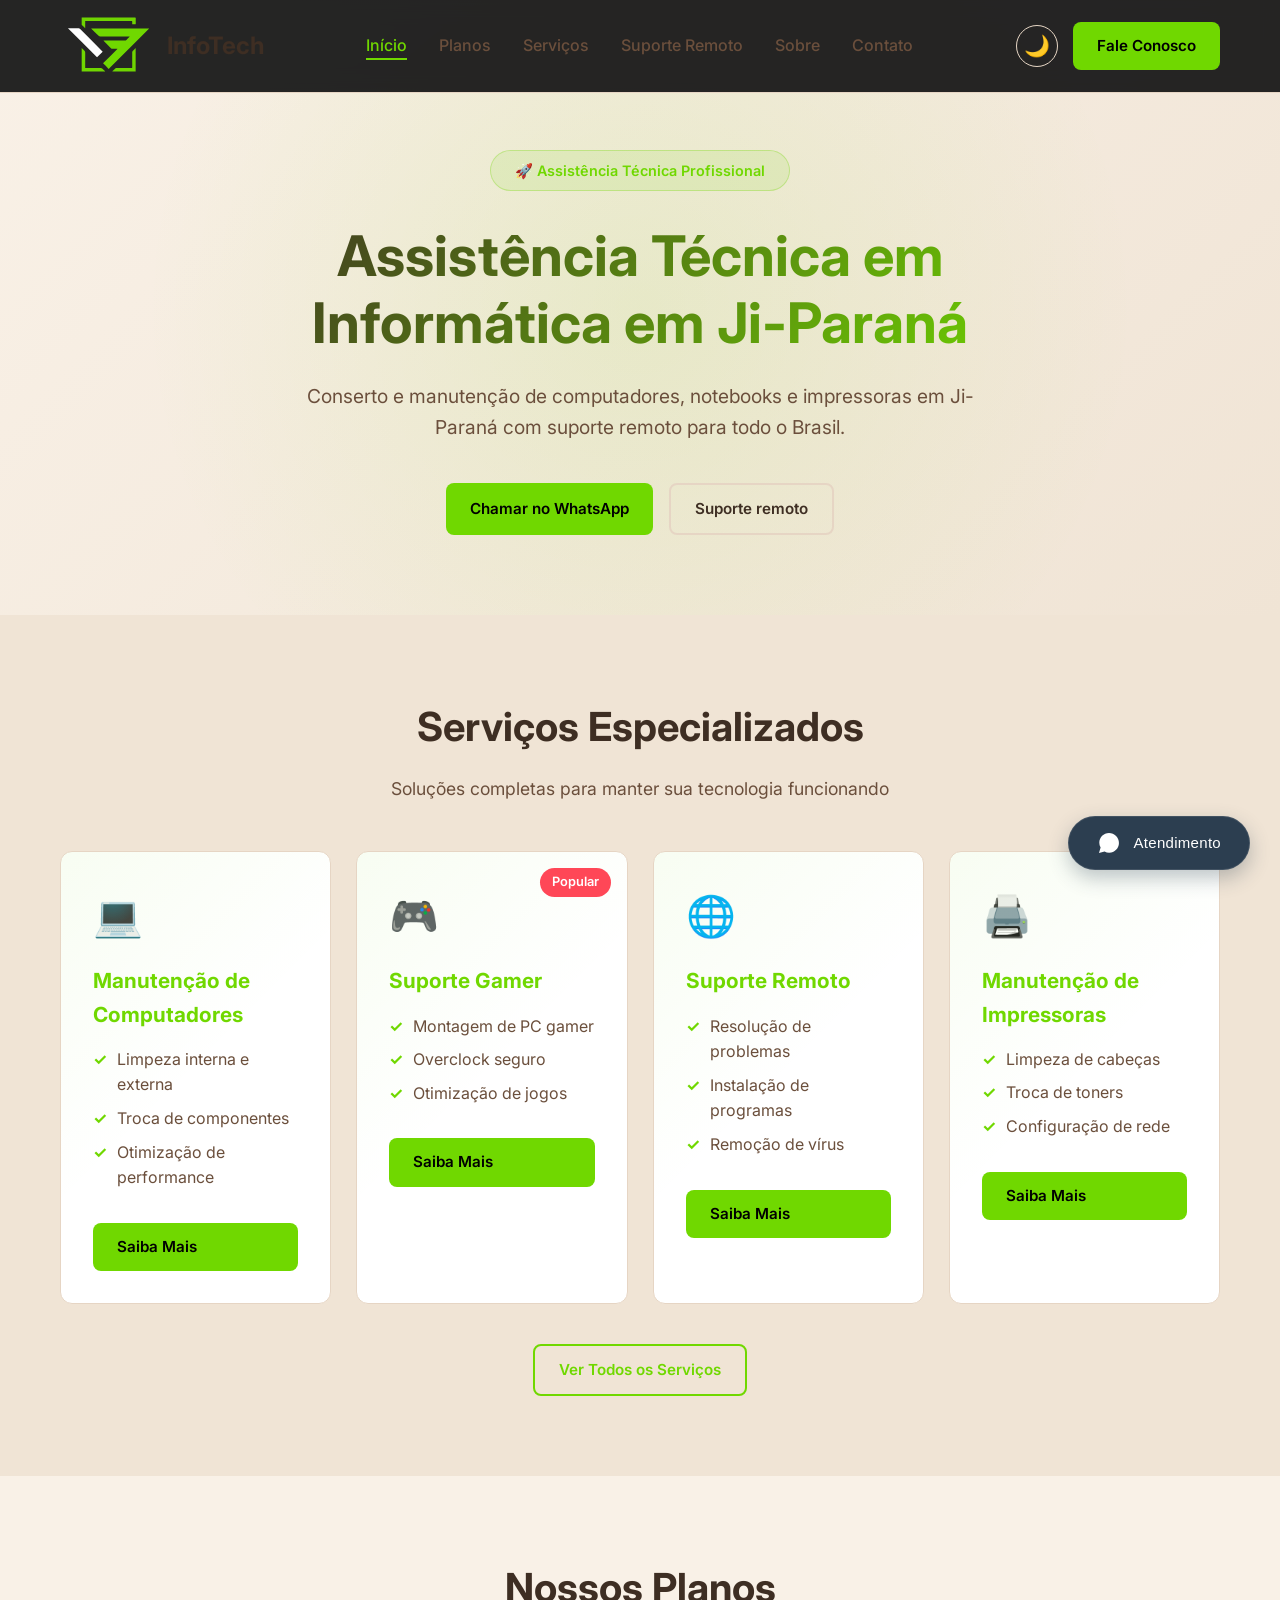
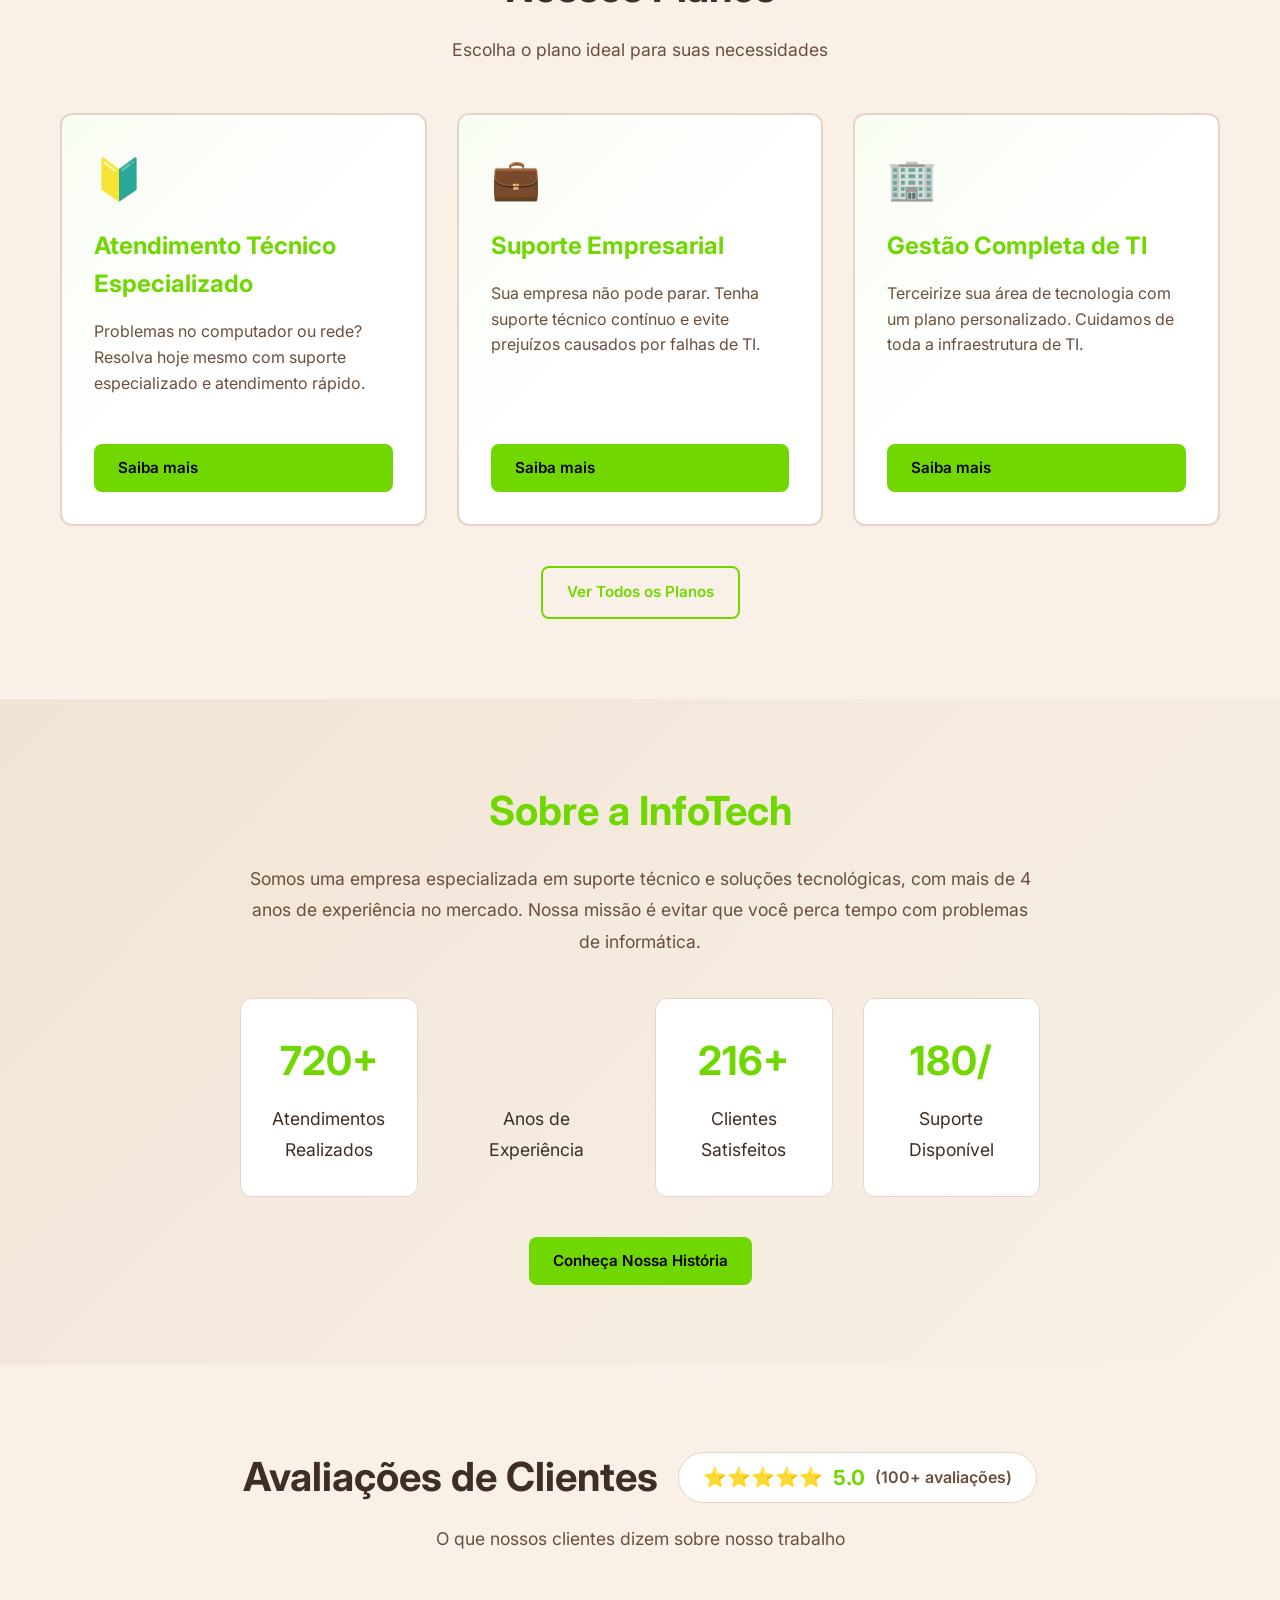
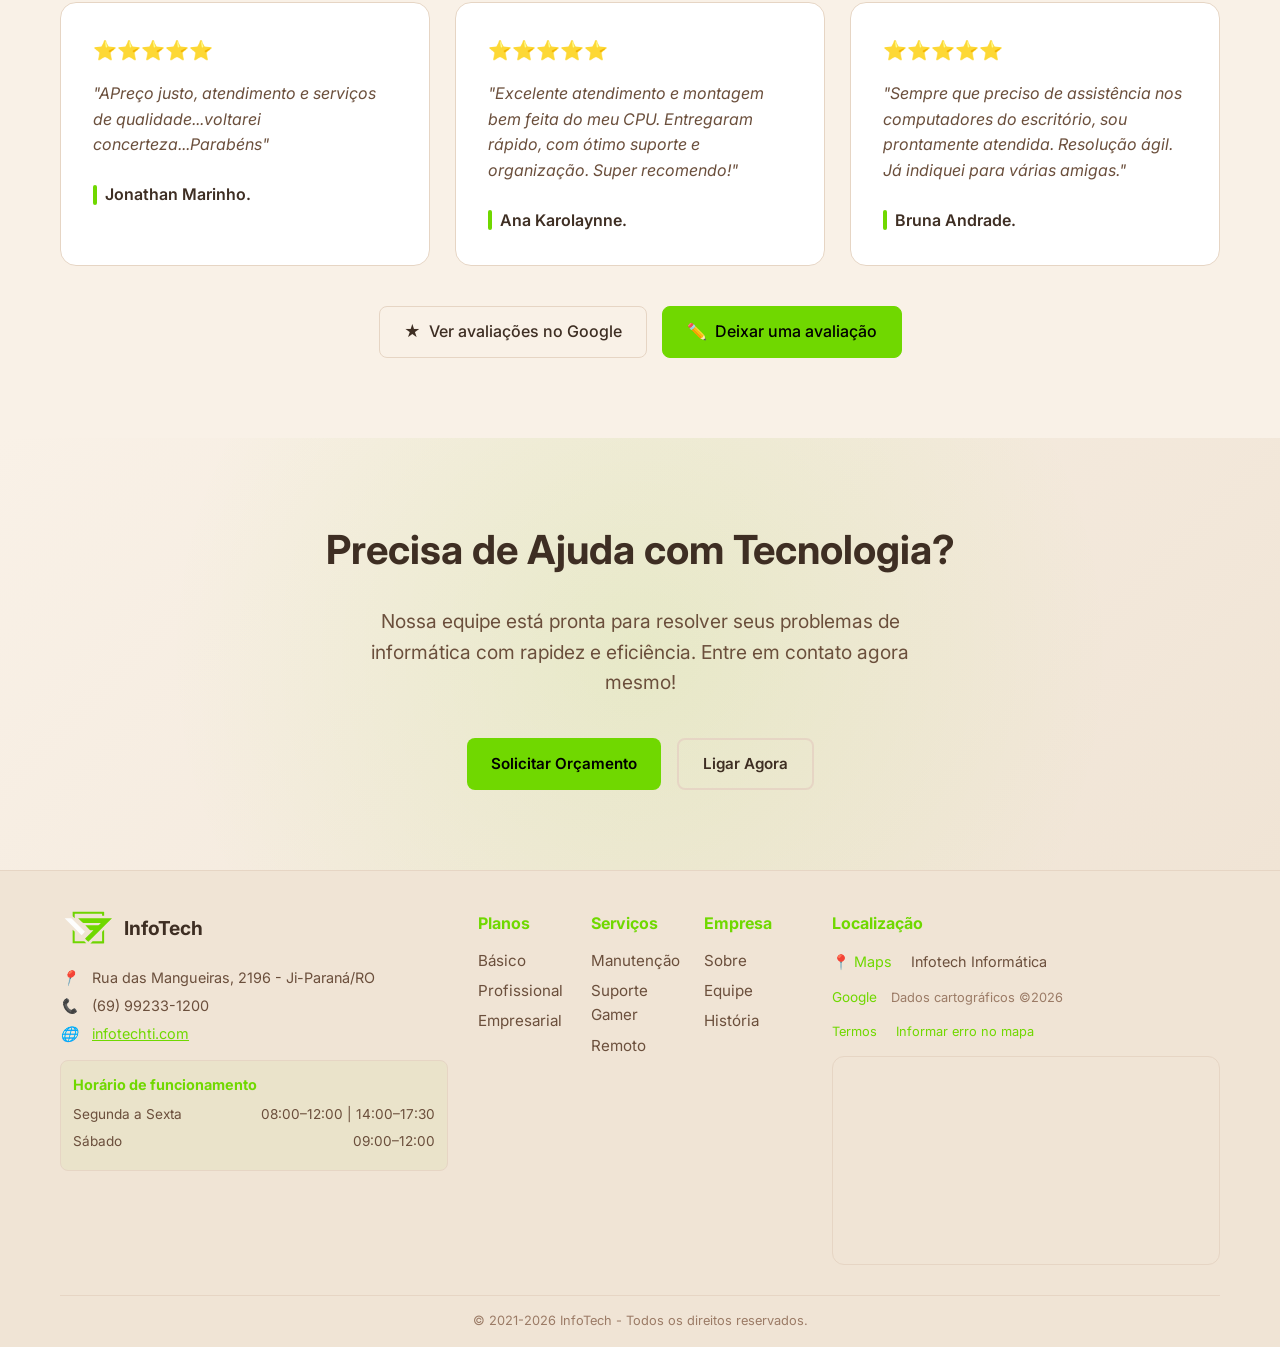
<file: index.html>
<!DOCTYPE html>
<html lang="pt-BR">
<head>
    <!-- Google tag (gtag.js) -->
    <script async src="https://www.googletagmanager.com/gtag/js?id=G-PBCYNCZFKP"></script>
    <script>
        window.dataLayer = window.dataLayer || [];
        function gtag(){dataLayer.push(arguments);}
        gtag('js', new Date());
        gtag('config', 'G-PBCYNCZFKP');
    </script>

    <meta charset="UTF-8">
    <meta name="viewport" content="width=device-width, initial-scale=1.0">
    <title>InfoTech - Assistência Técnica Especializada em Ji-Paraná</title>
    <meta name="description" content="InfoTech - Assistência técnica especializada em computadores e notebooks em Ji-Paraná. Formatação, upgrade de SSD, limpeza interna, reparos e muito mais. Atendimento rápido e garantia.">
    <meta name="keywords" content="assistência técnica em computadores, manutenção de notebook, formatação de computador, upgrade de SSD, assistência técnica em Ji-Paraná">
    
    <!-- Favicon -->
    <link rel="icon" type="image/x-icon" href="/favicon.ico">
    <link rel="icon" type="image/png" sizes="16x16" href="/favicon-16x16.png">
    <link rel="icon" type="image/png" sizes="32x32" href="/favicon-32x32.png">
    <link rel="apple-touch-icon" sizes="180x180" href="/apple-touch-icon.png">
    <link rel="icon" type="image/png" sizes="192x192" href="/android-chrome-192x192.png">
    <link rel="icon" type="image/png" sizes="512x512" href="/android-chrome-512x512.png">
    
    <link href="https://fonts.googleapis.com/css2?family=Inter:wght@300;400;500;600;700;800&display=swap" rel="stylesheet">
    <link rel="stylesheet" href="css/styles.css">
    
    <style>
        /* ===== ESTILOS GLOBAIS ===== */
        
        /* Hero Section */
        .hero {
            padding: 150px 0 80px;
            background: var(--gradient-bg);
            text-align: center;
        }

        .hero-badge {
            display: inline-block;
            background: rgba(112,216,0,0.1);
            color: var(--primary-green);
            padding: 0.5rem 1.5rem;
            border-radius: 50px;
            font-weight: 600;
            margin-bottom: 2rem;
            border: 1px solid rgba(112,216,0,0.3);
            animation: fadeInUp 0.8s ease forwards;
            opacity: 0;
        }

        .hero h1 {
            font-size: clamp(2.5rem, 5vw, 3.5rem);
            margin-bottom: 1.5rem;
            background: linear-gradient(135deg, var(--text-primary) 0%, var(--primary-green) 100%);
            -webkit-background-clip: text;
            -webkit-text-fill-color: transparent;
            background-clip: text;
            animation: fadeInUp 0.8s ease 0.2s forwards;
            opacity: 0;
            max-width: 900px;
            margin-left: auto;
            margin-right: auto;
        }

        .hero p {
            color: var(--text-secondary);
            font-size: 1.2rem;
            max-width: 700px;
            margin: 0 auto 2.5rem;
            animation: fadeInUp 0.8s ease 0.4s forwards;
            opacity: 0;
        }

        .hero-buttons {
            display: flex;
            gap: 1rem;
            justify-content: center;
            flex-wrap: wrap;
            animation: fadeInUp 0.8s ease 0.6s forwards;
            opacity: 0;
        }

        /* Seção Serviços */
        .services-section {
            padding: 80px 0;
            background: var(--darker-bg);
        }

        .services-grid {
            display: grid;
            grid-template-columns: repeat(4, 1fr);
            gap: 25px;
            margin-top: 40px;
        }

        .service-card {
            background: var(--card-bg);
            padding: 2rem;
            border-radius: 12px;
            border: 1px solid var(--border-color);
            transition: all 0.3s ease;
            position: relative;
            overflow: hidden;
            animation: fadeInUp 0.6s ease forwards;
            opacity: 0;
        }

        .service-card:nth-child(1) { animation-delay: 0.1s; }
        .service-card:nth-child(2) { animation-delay: 0.15s; }
        .service-card:nth-child(3) { animation-delay: 0.2s; }
        .service-card:nth-child(4) { animation-delay: 0.25s; }

        .service-card:hover {
            border-color: var(--primary-green);
            transform: translateY(-5px);
        }

        .service-card::before {
            content: '';
            position: absolute;
            top: 0;
            left: 0;
            right: 0;
            bottom: 0;
            background: linear-gradient(135deg, rgba(112,216,0,0.05) 0%, transparent 50%);
            pointer-events: none;
        }

        .service-badge {
            position: absolute;
            top: 1rem;
            right: 1rem;
            background: #ff4757;
            color: white;
            padding: 0.25rem 0.75rem;
            border-radius: 20px;
            font-size: 0.8rem;
            font-weight: 600;
            z-index: 2;
        }

        .service-icon {
            font-size: 2.5rem;
            margin-bottom: 1rem;
            display: block;
        }

        .service-card h3 {
            color: var(--primary-green);
            font-size: 1.3rem;
            margin-bottom: 1rem;
            font-weight: 700;
        }

        .service-card ul {
            list-style: none;
            margin-bottom: 2rem;
        }

        .service-card li {
            color: var(--text-secondary);
            margin-bottom: 0.5rem;
            padding-left: 1.5rem;
            position: relative;
        }

        .service-card li::before {
            content: "✓";
            color: var(--primary-green);
            position: absolute;
            left: 0;
            font-weight: bold;
        }

        .service-card .btn {
            margin-top: auto;
            width: 100%;
        }

        /* Seção Planos */
        .plans-section {
            padding: 80px 0;
            background: var(--dark-bg);
        }

        .plans-grid {
            display: grid;
            grid-template-columns: repeat(3, 1fr);
            gap: 30px;
            margin-top: 40px;
        }

        .plan-card {
            background: var(--card-bg);
            padding: 2rem;
            border-radius: 12px;
            border: 2px solid var(--border-color);
            transition: all 0.3s ease;
            position: relative;
            overflow: hidden;
            animation: fadeInUp 0.6s ease forwards;
            opacity: 0;
            height: 100%;
            display: flex;
            flex-direction: column;
        }

        .plan-card:nth-child(1) { animation-delay: 0.1s; }
        .plan-card:nth-child(2) { animation-delay: 0.2s; }
        .plan-card:nth-child(3) { animation-delay: 0.3s; }

        .plan-card:hover {
            border-color: var(--primary-green);
            transform: translateY(-8px);
            box-shadow: 0 15px 40px rgba(112,216,0,0.15);
        }

        .plan-card::before {
            content: '';
            position: absolute;
            top: 0;
            left: 0;
            right: 0;
            bottom: 0;
            background: linear-gradient(135deg, rgba(112,216,0,0.05) 0%, transparent 50%);
            pointer-events: none;
        }

        .plan-icon {
            font-size: 2.5rem;
            margin-bottom: 1rem;
        }

        .plan-card h3 {
            color: var(--primary-green);
            font-size: 1.5rem;
            margin-bottom: 1rem;
        }

        .plan-card p {
            color: var(--text-secondary);
            margin-bottom: 2rem;
            line-height: 1.6;
            flex-grow: 1;
        }

        .plan-card .btn {
            width: 100%;
        }

        /* Seção Sobre */
        .about-section {
            padding: 80px 0;
            background: linear-gradient(135deg, var(--darker-bg) 0%, var(--dark-bg) 100%);
        }

        .about-content {
            text-align: center;
            max-width: 800px;
            margin: 0 auto;
        }

        .about-content h2 {
            color: var(--primary-green);
            margin-bottom: 20px;
            animation: fadeInUp 0.6s ease forwards;
            opacity: 0;
        }

        .about-content p {
            color: var(--text-secondary);
            line-height: 1.8;
            margin-bottom: 40px;
            animation: fadeInUp 0.6s ease 0.1s forwards;
            opacity: 0;
        }

        .stats-grid {
            display: grid;
            grid-template-columns: repeat(4, 1fr);
            gap: 30px;
            margin: 40px 0;
        }

        .stat-item {
            background: var(--card-bg);
            padding: 30px;
            border-radius: 12px;
            border: 1px solid var(--border-color);
            text-align: center;
            transition: all 0.3s;
            animation: fadeInUp 0.6s ease forwards;
            opacity: 0;
        }

        .stat-item:nth-child(1) { animation-delay: 0.2s; }
        .stat-item:nth-child(2) { animation-delay: 0.25s; }
        .stat-item:nth-child(3) { animation-delay: 0.3s; }
        .stat-item:nth-child(4) { animation-delay: 0.35s; }

        .stat-item:hover {
            border-color: var(--primary-green);
            transform: translateY(-5px);
        }

        .stat-item h3 {
            color: var(--primary-green);
            font-size: 2.5rem;
            margin-bottom: 10px;
        }

        .stat-item p {
            color: var(--text-primary);
            margin: 0;
        }

        /* Seção Avaliações */
        .testimonials-section {
            padding: 80px 0;
            background: var(--dark-bg);
        }

        .testimonials-header {
            display: flex;
            align-items: center;
            justify-content: center;
            gap: 20px;
            margin-bottom: 1rem;
            flex-wrap: wrap;
        }

        .testimonials-header h2 {
            margin-bottom: 0;
        }

        .rating-badge {
            background: var(--card-bg);
            border: 1px solid var(--border-color);
            border-radius: 50px;
            padding: 0.5rem 1.5rem;
            display: inline-flex;
            align-items: center;
            gap: 10px;
            font-weight: 600;
        }

        .rating-badge .stars {
            color: #ffbb00;
            font-size: 1.2rem;
        }

        .rating-badge .score {
            color: var(--primary-green);
            font-size: 1.3rem;
            font-weight: 700;
        }

        .rating-badge .count {
            color: var(--text-secondary);
        }

        .testimonials-grid {
            display: grid;
            grid-template-columns: repeat(3, 1fr);
            gap: 25px;
            margin-top: 40px;
        }

        .testimonial-card {
            background: var(--card-bg);
            border: 1px solid var(--border-color);
            border-radius: 16px;
            padding: 2rem;
            transition: all 0.3s ease;
        }

        .testimonial-card:hover {
            border-color: var(--primary-green);
            transform: translateY(-5px);
        }

        .testimonial-stars {
            color: #ffbb00;
            font-size: 1.2rem;
            margin-bottom: 1rem;
        }

        .testimonial-text {
            color: var(--text-secondary);
            line-height: 1.6;
            margin-bottom: 1.5rem;
            font-style: italic;
        }

        .testimonial-author {
            color: var(--text-primary);
            font-weight: 600;
            display: flex;
            align-items: center;
            gap: 8px;
        }

        .testimonial-author::before {
            content: '';
            width: 4px;
            height: 20px;
            background: var(--primary-green);
            border-radius: 2px;
        }

        .review-buttons {
            display: flex;
            gap: 15px;
            justify-content: center;
            flex-wrap: wrap;
            margin-top: 40px;
        }

        .btn-review {
            background: transparent;
            color: var(--text-primary);
            border: 1px solid var(--border-color);
            padding: 0.75rem 1.5rem;
            border-radius: 8px;
            text-decoration: none;
            font-weight: 500;
            display: inline-flex;
            align-items: center;
            gap: 8px;
            transition: all 0.3s ease;
        }

        .btn-review:hover {
            border-color: var(--primary-green);
            color: var(--primary-green);
            transform: translateY(-2px);
        }

        .btn-review-primary {
            background: var(--primary-green);
            color: #000;
            border: 1px solid var(--primary-green);
        }

        .btn-review-primary:hover {
            background: #6BC91A;
            transform: translateY(-2px);
            box-shadow: 0 8px 25px rgba(112,216,0,0.3);
            color: #000;
        }

        /* Seção CTA */
        .cta-section {
            padding: 80px 0;
            background: var(--gradient-bg);
            position: relative;
            text-align: center;
        }

        .cta-section::before {
            content: '';
            position: absolute;
            top: 0;
            left: 0;
            right: 0;
            bottom: 0;
            background: radial-gradient(circle at 50% 50%, rgba(112,216,0,0.1) 0%, transparent 70%);
        }

        .cta-content {
            position: relative;
            z-index: 2;
            max-width: 700px;
            margin: 0 auto;
        }

        .cta-content h2 {
            font-size: 2.5rem;
            margin-bottom: 1.5rem;
            color: var(--text-primary);
            animation: fadeInUp 0.6s ease forwards;
            opacity: 0;
        }

        .cta-content p {
            color: var(--text-secondary);
            margin-bottom: 2.5rem;
            font-size: 1.2rem;
            animation: fadeInUp 0.6s ease 0.1s forwards;
            opacity: 0;
        }

        .cta-buttons {
            display: flex;
            gap: 1rem;
            justify-content: center;
            flex-wrap: wrap;
            animation: fadeInUp 0.6s ease 0.2s forwards;
            opacity: 0;
        }

        /* Botões */
        .btn {
            display: inline-flex;
            align-items: center;
            gap: 0.5rem;
            padding: 0.75rem 1.5rem;
            border-radius: 8px;
            text-decoration: none;
            font-weight: 600;
            transition: all 0.3s ease;
            border: none;
            cursor: pointer;
            font-size: 0.95rem;
        }

        .btn-primary {
            background: var(--primary-green);
            color: #000;
        }

        .btn-primary:hover {
            background: #6BC91A;
            transform: translateY(-2px);
            box-shadow: 0 8px 25px rgba(112,216,0,0.3);
        }

        .btn-secondary {
            background: transparent;
            color: var(--text-primary);
            border: 2px solid var(--border-color);
        }

        .btn-secondary:hover {
            border-color: var(--primary-green);
            color: var(--primary-green);
        }

        .btn-outline {
            background: transparent;
            color: var(--primary-green);
            border: 2px solid var(--primary-green);
        }

        .btn-outline:hover {
            background: var(--primary-green);
            color: #000;
        }

        /* Animações */
        @keyframes fadeInUp {
            from {
                opacity: 0;
                transform: translateY(30px);
            }
            to {
                opacity: 1;
                transform: translateY(0);
            }
        }

        /* Responsividade */
        @media (max-width: 968px) {
            .services-grid {
                grid-template-columns: repeat(2, 1fr);
            }
            
            .plans-grid {
                grid-template-columns: repeat(2, 1fr);
            }
            
            .testimonials-grid {
                grid-template-columns: repeat(2, 1fr);
            }
            
            .footer-content {
                grid-template-columns: 1fr;
                gap: 30px;
            }
        }

        @media (max-width: 768px) {
            .hero {
                padding: 120px 0 60px;
            }

            .hero h1 {
                font-size: 2.2rem;
            }

            .services-grid,
            .plans-grid,
            .testimonials-grid {
                grid-template-columns: 1fr;
            }
            
            .stats-grid {
                grid-template-columns: repeat(2, 1fr);
            }

            .cta-content h2 {
                font-size: 2rem;
            }

            .cta-buttons {
                flex-direction: column;
                align-items: center;
            }

            .cta-buttons .btn {
                width: 100%;
                max-width: 300px;
            }

            .review-buttons {
                flex-direction: column;
                align-items: center;
            }

            .btn-review {
                width: 100%;
                max-width: 300px;
                justify-content: center;
            }

            .testimonials-header {
                flex-direction: column;
                text-align: center;
            }
        }

        @media (max-width: 480px) {
            .hero h1 {
                font-size: 1.8rem;
            }

            .stats-grid {
                grid-template-columns: 1fr;
            }
        }
    </style>
</head>
<body>
    <!-- Header -->
    <header class="header">
        <nav class="navbar">
            <div class="container">
                <div class="logo">
                    <a href="index.html">
                        <svg xmlns="http://www.w3.org/2000/svg" viewBox="0 0 495 307">
                            <path fill="#70D800" d="M222.745285,239.754761 C246.537872,216.038010 270.079498,192.571945 293.621124,169.105896 C293.421875,168.717636 293.222626,168.329376 293.023376,167.941116 C284.604736,167.941116 276.183289,168.057663 267.769531,167.854858 C265.795441,167.807281 263.285004,167.251068 261.974579,165.960739 C249.271790,153.452545 236.770050,140.740097 224.224396,128.072617 C223.805557,127.649712 223.529282,127.085609 222.575073,125.698280 C225.200150,125.698280 226.938568,125.698280 228.677002,125.698280 C263.002350,125.698357 297.328217,125.776215 331.652100,125.552551 C334.432434,125.534431 337.732452,124.063713 339.869354,122.207161 C345.571930,117.252769 350.771851,111.719826 356.171539,106.416824 C355.959534,105.989998 355.747528,105.563179 355.535522,105.136353 C353.787567,105.136353 352.039581,105.136353 350.291595,105.136353 C302.302765,105.136360 254.313843,105.101982 206.325241,105.205635 C202.724503,105.213409 200.096313,104.278511 197.523666,101.681541 C185.107071,89.147591 172.499832,76.802490 159.012894,63.452721 C259.357056,63.452721 358.293274,63.452721 456.393646,63.452721 C387.390411,132.292953 317.910614,201.608643 248.779785,270.576172 C240.184494,262.019440 230.456482,252.335052 220.455856,242.379318 C220.817825,241.957809 221.656067,240.981628 222.745285,239.754761 Z"/>
                            <path fill="#FDFDFD" d="M130.154877,93.845566 C159.887604,123.726234 189.369247,153.357986 218.434036,182.570740 C208.674072,192.375626 198.863022,202.231827 189.483292,211.654724 C140.371140,162.594177 90.702187,112.977386 40.639870,62.967648 C43.530575,62.967648 46.271526,62.967667 49.012474,62.967644 C64.507103,62.967514 80.003265,62.862083 95.494614,63.087418 C97.671600,63.119083 100.334152,64.241531 101.905914,65.757172 C111.378670,74.891678 120.598999,84.287964 130.154877,93.845566 Z"/>
                            <path fill="#6FD401" d="M128.945892,58.444138 C128.946121,59.977589 128.946121,61.082783 128.946121,63.141567 C122.710358,57.057999 117.160370,51.687561 111.692055,46.235203 C111.187492,45.732128 111.009048,44.707996 111.006310,43.924664 C110.964531,31.952517 110.977226,19.980181 110.977226,7.517497 C113.155807,7.419791 114.932854,7.270594 116.709915,7.270365 C205.036148,7.258996 293.362427,7.299698 381.688416,7.154734 C386.563965,7.146732 387.960419,8.542521 387.744537,13.316285 C387.368500,21.631964 387.526855,29.979160 387.695557,38.308399 C387.760590,41.518925 386.778961,42.833031 383.437988,42.656193 C379.130524,42.428192 374.801880,42.600662 369.529968,42.600662 C369.529968,38.201607 369.346680,34.114761 369.585327,30.052706 C369.793457,26.509773 368.830505,25.052996 364.915039,25.058144 C287.588043,25.159840 210.260910,25.133030 132.933792,25.144915 C131.800659,25.145090 130.667557,25.304541 128.945648,25.433884 C128.945648,36.462723 128.945648,47.239300 128.945892,58.444138 Z"/>
                            <path fill="#6FD401" d="M381.840363,284.091797 C343.763153,284.091766 306.164185,284.091766 268.565186,284.091766 C268.341461,283.733246 268.117706,283.374756 267.893951,283.016235 C273.370117,277.604309 278.732269,272.067047 284.422394,266.890259 C285.510010,265.900757 287.890289,266.140625 289.674774,266.137451 C313.997772,266.094482 338.320862,266.108521 362.643951,266.108551 C364.617828,266.108551 366.591705,266.108582 369.139618,266.108582 C369.285767,263.827606 369.512573,261.919586 369.514465,260.011353 C369.538452,235.521713 369.598755,211.031601 369.458771,186.542725 C369.436951,182.732498 370.530487,179.952499 373.325317,177.360962 C377.823456,173.190018 381.978821,168.649399 387.143768,163.383209 C387.143768,204.225449 387.143768,243.813232 387.143768,283.841370 C385.526123,283.925354 383.922363,284.008606 381.840363,284.091797 Z"/>
                            <path fill="#70D601" d="M110.963837,179.010071 C110.963821,174.022583 110.963821,169.532761 110.963821,163.385651 C115.888924,168.283279 119.690781,172.538086 123.994522,176.203598 C127.905197,179.534332 129.113144,183.278595 129.056808,188.364395 C128.792969,212.186005 128.939636,236.012146 128.939651,259.836670 C128.939667,261.650757 128.939651,263.464844 128.939651,266.114624 C131.194458,266.114624 133.108521,266.114624 135.022583,266.114624 C159.680130,266.114685 184.338043,266.177765 208.994843,266.042603 C212.447266,266.023682 214.905930,267.011505 217.290237,269.495850 C221.649994,274.038574 226.364777,278.240601 230.931503,282.584686 C230.710999,282.944305 230.490494,283.303894 230.269974,283.663513 C190.783432,283.663513 151.296875,283.663513 110.963860,283.663513 C110.963860,248.981216 110.963860,214.244476 110.963837,179.010071 Z"/>
                        </svg>
                        <span>InfoTech</span>
                    </a>
                </div>

                <ul class="nav-menu">
                    <li><a href="index.html" class="nav-link active">Início</a></li>
                    <li><a href="planos.html" class="nav-link">Planos</a></li>
                    <li><a href="servicos.html" class="nav-link">Serviços</a></li>
                    <li><a href="suporte.html" class="nav-link">Suporte Remoto</a></li>
                    <li><a href="sobre.html" class="nav-link">Sobre</a></li>
                    <li><a href="#contato" class="nav-link">Contato</a></li>
                </ul>

                <div style="display: flex; align-items: center; gap: 15px;">
                    <button class="theme-toggle" aria-label="Alternar modo claro/escuro">
                        <span class="icon">☀️</span>
                    </button>
                    <a href="https://wa.me/5569992331200?text=Olá,%20gostaria%20de%20falar%20com%20a%20Infotech" target="_blank" class="btn btn-primary">Fale Conosco</a>
                </div>

                <div class="hamburger">
                    <span></span>
                    <span></span>
                    <span></span>
                </div>
            </div>
        </nav>
    </header>

    <!-- Hero Section -->
    <section class="hero">
        <div class="container">
            <div class="hero-badge">🚀 Assistência Técnica Profissional</div>
            <h1>Assistência Técnica em Informática em Ji-Paraná</h1>
            <p>Conserto e manutenção de computadores, notebooks e impressoras em Ji-Paraná com suporte remoto para todo o Brasil.</p>
            <div class="hero-buttons">
               <a href="https://wa.me/5569992331200?text=Olá,%20gostaria%20de%20falar%20com%20a%20Infotech" target="_blank" class="btn btn-primary">Chamar no WhatsApp</a>
                <a href="suporte.html" class="btn btn-secondary">Suporte remoto</a>
            </div>
        </div>
    </section>

    <!-- Serviços Especializados -->
    <section class="services-section">
        <div class="container">
            <h2>Serviços Especializados</h2>
            <p class="section-subtitle">Soluções completas para manter sua tecnologia funcionando</p>
            
            <div class="services-grid">
                <!-- Manutenção de Computadores -->
                <div class="service-card">
                    <div class="service-icon">💻</div>
                    <h3>Manutenção de Computadores</h3>
                    <ul>
                        <li>Limpeza interna e externa</li>
                        <li>Troca de componentes</li>
                        <li>Otimização de performance</li>
                    </ul>
                    <a href="servicos.html" class="btn btn-primary">Saiba Mais</a>
                </div>
                
                <!-- Suporte Gamer -->
                <div class="service-card">
                    <div class="service-badge">Popular</div>
                    <div class="service-icon">🎮</div>
                    <h3>Suporte Gamer</h3>
                    <ul>
                        <li>Montagem de PC gamer</li>
                        <li>Overclock seguro</li>
                        <li>Otimização de jogos</li>
                    </ul>
                    <a href="servicos.html" class="btn btn-primary">Saiba Mais</a>
                </div>
                
                <!-- Suporte Remoto -->
                <div class="service-card">
                    <div class="service-icon">🌐</div>
                    <h3>Suporte Remoto</h3>
                    <ul>
                        <li>Resolução de problemas</li>
                        <li>Instalação de programas</li>
                        <li>Remoção de vírus</li>
                    </ul>
                    <a href="servicos.html" class="btn btn-primary">Saiba Mais</a>
                </div>

                <!-- Manutenção de Impressoras -->
                <div class="service-card">
                    <div class="service-icon">🖨️</div>
                    <h3>Manutenção de Impressoras</h3>
                    <ul>
                        <li>Limpeza de cabeças</li>
                        <li>Troca de toners</li>
                        <li>Configuração de rede</li>
                    </ul>
                    <a href="servicos.html" class="btn btn-primary">Saiba Mais</a>
                </div>
            </div>
            
            <div style="text-align: center; margin-top: 40px;">
                <a href="servicos.html" class="btn btn-outline">Ver Todos os Serviços</a>
            </div>
        </div>
    </section>

    <!-- Planos Section -->
    <section class="plans-section">
        <div class="container">
            <h2>Nossos Planos</h2>
            <p class="section-subtitle">Escolha o plano ideal para suas necessidades</p>
            
            <div class="plans-grid">
                <div class="plan-card">
                    <div class="plan-icon">🔰</div>
                    <h3>Atendimento Técnico Especializado</h3>
                    <p>Problemas no computador ou rede? Resolva hoje mesmo com suporte especializado e atendimento rápido.</p>
                    <a href="planos.html" class="btn btn-primary">Saiba mais</a>
                </div>

                <div class="plan-card">
                    <div class="plan-icon">💼</div>
                    <h3>Suporte Empresarial</h3>
                    <p>Sua empresa não pode parar. Tenha suporte técnico contínuo e evite prejuízos causados por falhas de TI.</p>
                    <a href="planos.html" class="btn btn-primary">Saiba mais</a>
                </div>

                <div class="plan-card">
                    <div class="plan-icon">🏢</div>
                    <h3>Gestão Completa de TI</h3>
                    <p>Terceirize sua área de tecnologia com um plano personalizado. Cuidamos de toda a infraestrutura de TI.</p>
                    <a href="planos.html" class="btn btn-primary">Saiba mais</a>
                </div>
            </div>
            
            <div style="text-align: center; margin-top: 40px;">
                <a href="planos.html" class="btn btn-outline">Ver Todos os Planos</a>
            </div>
        </div>
    </section>

    <!-- About Section -->
    <section class="about-section">
        <div class="container">
            <div class="about-content">
                <h2>Sobre a InfoTech</h2>
                <p>Somos uma empresa especializada em suporte técnico e soluções tecnológicas, com mais de 4 anos de experiência no mercado. Nossa missão é evitar que você perca tempo com problemas de informática.</p>
                
                <div class="stats-grid">
                    <div class="stat-item">
                        <h3>1000+</h3>
                        <p>Atendimentos Realizados</p>
                    </div>
                    <div class="stat-item">
                        <h3>4+</h3>
                        <p>Anos de Experiência</p>
                    </div>
                    <div class="stat-item">
                        <h3>300+</h3>
                        <p>Clientes Satisfeitos</p>
                    </div>
                    <div class="stat-item">
                        <h3>24/7</h3>
                        <p>Suporte Disponível</p>
                    </div>
                </div>
                
                <a href="sobre.html" class="btn btn-primary">Conheça Nossa História</a>
            </div>
        </div>
    </section>

    <!-- Avaliações de Clientes -->
    <section class="testimonials-section">
        <div class="container">
            <div class="testimonials-header">
                <h2>Avaliações de Clientes</h2>
                <div class="rating-badge">
                    <span class="stars">⭐⭐⭐⭐⭐</span>
                    <span class="score">5.0</span>
                    <span class="count">(100+ avaliações)</span>
                </div>
            </div>
            <p class="section-subtitle">O que nossos clientes dizem sobre nosso trabalho</p>
            
            <div class="testimonials-grid">
                <div class="testimonial-card">
                    <div class="testimonial-stars">⭐⭐⭐⭐⭐</div>
                    <div class="testimonial-text">"APreço justo, atendimento e serviços de qualidade...voltarei concerteza...Parabéns"</div>
                    <div class="testimonial-author">Jonathan Marinho.</div>
                </div>
                
                <div class="testimonial-card">
                    <div class="testimonial-stars">⭐⭐⭐⭐⭐</div>
                    <div class="testimonial-text">"Excelente atendimento e montagem bem feita do meu CPU. Entregaram rápido, com ótimo suporte e organização. Super recomendo!"</div>
                    <div class="testimonial-author">Ana Karolaynne.</div>
                </div>
                
                <div class="testimonial-card">
                    <div class="testimonial-stars">⭐⭐⭐⭐⭐</div>
                    <div class="testimonial-text">"Sempre que preciso de assistência nos computadores do escritório, sou prontamente atendida. Resolução ágil. Já indiquei para várias amigas."</div>
                    <div class="testimonial-author">Bruna Andrade.</div>
                </div>
            </div>
            
            <!-- Botões de avaliação - com links corrigidos -->
            <div class="review-buttons">
                <a href="https://share.google/ILjZS657eyf3MaEcI" class="btn-review">
                    <span>★</span> Ver avaliações no Google
                </a>
                <a href="https://g.page/r/CZp8jX_HGP9AEAE/review" target="_blank" class="btn-review btn-review-primary">
                    <span>✏️</span> Deixar uma avaliação
                </a>
            </div>
        </div>
    </section>

    <!-- CTA Section -->
    <section id="contato" class="cta-section">
        <div class="container">
            <div class="cta-content">
                <h2>Precisa de Ajuda com Tecnologia?</h2>
                <p>Nossa equipe está pronta para resolver seus problemas de informática com rapidez e eficiência. Entre em contato agora mesmo!</p>
                <div class="cta-buttons">
                    <a href="https://wa.me/5569992331200?text=Olá,%20gostaria%20de%20solicitar%20um%20orçamento" target="_blank" class="btn btn-primary">Solicitar Orçamento</a>
                    <a href="tel:+5569992331200" class="btn btn-secondary">Ligar Agora</a>
                </div>
            </div>
        </div>
    </section>

      <!-- FOOTER COMPACTO - COM HORÁRIO DESTACADO E LINKS VERDES -->
<footer class="footer" style="padding: 40px 0 15px;">
    <div class="container">
        <div class="footer-content" style="grid-template-columns: 1.2fr 1fr 1.2fr; gap: 30px; margin-bottom: 30px;">
            <!-- Coluna 1: Informações da Empresa -->
            <div class="footer-info">
                <div class="logo" style="margin-bottom: 15px;">
                    <a href="index.html" style="display: flex; align-items: center; gap: 8px; text-decoration: none;">
                        <svg xmlns="http://www.w3.org/2000/svg" viewBox="0 0 495 307" style="height: 35px; width: auto;">
                            <path fill="#70D800" d="M222.745285,239.754761 C246.537872,216.038010 270.079498,192.571945 293.621124,169.105896 C293.421875,168.717636 293.222626,168.329376 293.023376,167.941116 C284.604736,167.941116 276.183289,168.057663 267.769531,167.854858 C265.795441,167.807281 263.285004,167.251068 261.974579,165.960739 C249.271790,153.452545 236.770050,140.740097 224.224396,128.072617 C223.805557,127.649712 223.529282,127.085609 222.575073,125.698280 C225.200150,125.698280 226.938568,125.698280 228.677002,125.698280 C263.002350,125.698357 297.328217,125.776215 331.652100,125.552551 C334.432434,125.534431 337.732452,124.063713 339.869354,122.207161 C345.571930,117.252769 350.771851,111.719826 356.171539,106.416824 C355.959534,105.989998 355.747528,105.563179 355.535522,105.136353 C353.787567,105.136353 352.039581,105.136353 350.291595,105.136353 C302.302765,105.136360 254.313843,105.101982 206.325241,105.205635 C202.724503,105.213409 200.096313,104.278511 197.523666,101.681541 C185.107071,89.147591 172.499832,76.802490 159.012894,63.452721 C259.357056,63.452721 358.293274,63.452721 456.393646,63.452721 C387.390411,132.292953 317.910614,201.608643 248.779785,270.576172 C240.184494,262.019440 230.456482,252.335052 220.455856,242.379318 C220.817825,241.957809 221.656067,240.981628 222.745285,239.754761 Z"/>
                            <path fill="#FDFDFD" d="M130.154877,93.845566 C159.887604,123.726234 189.369247,153.357986 218.434036,182.570740 C208.674072,192.375626 198.863022,202.231827 189.483292,211.654724 C140.371140,162.594177 90.702187,112.977386 40.639870,62.967648 C43.530575,62.967648 46.271526,62.967667 49.012474,62.967644 C64.507103,62.967514 80.003265,62.862083 95.494614,63.087418 C97.671600,63.119083 100.334152,64.241531 101.905914,65.757172 C111.378670,74.891678 120.598999,84.287964 130.154877,93.845566 Z"/>
                            <path fill="#6FD401" d="M128.945892,58.444138 C128.946121,59.977589 128.946121,61.082783 128.946121,63.141567 C122.710358,57.057999 117.160370,51.687561 111.692055,46.235203 C111.187492,45.732128 111.009048,44.707996 111.006310,43.924664 C110.964531,31.952517 110.977226,19.980181 110.977226,7.517497 C113.155807,7.419791 114.932854,7.270594 116.709915,7.270365 C205.036148,7.258996 293.362427,7.299698 381.688416,7.154734 C386.563965,7.146732 387.960419,8.542521 387.744537,13.316285 C387.368500,21.631964 387.526855,29.979160 387.695557,38.308399 C387.760590,41.518925 386.778961,42.833031 383.437988,42.656193 C379.130524,42.428192 374.801880,42.600662 369.529968,42.600662 C369.529968,38.201607 369.346680,34.114761 369.585327,30.052706 C369.793457,26.509773 368.830505,25.052996 364.915039,25.058144 C287.588043,25.159840 210.260910,25.133030 132.933792,25.144915 C131.800659,25.145090 130.667557,25.304541 128.945648,25.433884 C128.945648,36.462723 128.945648,47.239300 128.945892,58.444138 Z"/>
                            <path fill="#6FD401" d="M381.840363,284.091797 C343.763153,284.091766 306.164185,284.091766 268.565186,284.091766 C268.341461,283.733246 268.117706,283.374756 267.893951,283.016235 C273.370117,277.604309 278.732269,272.067047 284.422394,266.890259 C285.510010,265.900757 287.890289,266.140625 289.674774,266.137451 C313.997772,266.094482 338.320862,266.108521 362.643951,266.108551 C364.617828,266.108551 366.591705,266.108582 369.139618,266.108582 C369.285767,263.827606 369.512573,261.919586 369.514465,260.011353 C369.538452,235.521713 369.598755,211.031601 369.458771,186.542725 C369.436951,182.732498 370.530487,179.952499 373.325317,177.360962 C377.823456,173.190018 381.978821,168.649399 387.143768,163.383209 C387.143768,204.225449 387.143768,243.813232 387.143768,283.841370 C385.526123,283.925354 383.922363,284.008606 381.840363,284.091797 Z"/>
                            <path fill="#70D601" d="M110.963837,179.010071 C110.963821,174.022583 110.963821,169.532761 110.963821,163.385651 C115.888924,168.283279 119.690781,172.538086 123.994522,176.203598 C127.905197,179.534332 129.113144,183.278595 129.056808,188.364395 C128.792969,212.186005 128.939636,236.012146 128.939651,259.836670 C128.939667,261.650757 128.939651,263.464844 128.939651,266.114624 C131.194458,266.114624 133.108521,266.114624 135.022583,266.114624 C159.680130,266.114685 184.338043,266.177765 208.994843,266.042603 C212.447266,266.023682 214.905930,267.011505 217.290237,269.495850 C221.649994,274.038574 226.364777,278.240601 230.931503,282.584686 C230.710999,282.944305 230.490494,283.303894 230.269974,283.663513 C190.783432,283.663513 151.296875,283.663513 110.963860,283.663513 C110.963860,248.981216 110.963860,214.244476 110.963837,179.010071 Z"/>
                        </svg>
                        <span style="color: var(--text-primary); font-size: 1.2rem; font-weight: 700;">InfoTech</span>
                    </a>
                </div>
                
                <p style="margin-bottom: 5px; font-size: 0.9rem;"><i>📍</i> Rua das Mangueiras, 2196 - Ji-Paraná/RO</p>
                <p style="margin-bottom: 5px; font-size: 0.9rem;"><i>📞</i> (69) 99233-1200</p>
                <p style="margin-bottom: 5px; font-size: 0.9rem;"><i>🌐</i> <a href="https://infotechti.com" target="_blank" style="color: var(--primary-green);">infotechti.com</a></p>
                
                <!-- HORÁRIO DESTACADO IGUAL AO INDEX (com fundo verde fraco) -->
                <div class="business-hours" style="background: rgba(112,216,0,0.05); padding: 12px; border-radius: 8px; border: 1px solid var(--border-color); margin-top: 15px;">
                    <h5 style="color: var(--primary-green); font-size: 0.9rem; margin-bottom: 8px;">Horário de funcionamento</h5>
                    <div class="hours-item" style="display: flex; justify-content: space-between; color: var(--text-secondary); font-size: 0.85rem; margin-bottom: 5px;">
                        <span>Segunda a Sexta</span>
                        <span>08:00–12:00 | 14:00–17:30</span>
                    </div>
                    <div class="hours-item" style="display: flex; justify-content: space-between; color: var(--text-secondary); font-size: 0.85rem;">
                        <span>Sábado</span>
                        <span>09:00–12:00</span>
                    </div>
                </div>
            </div>

            <!-- Coluna 2: Links Rápidos -->
            <div class="footer-links" style="grid-template-columns: repeat(3, 1fr); gap: 15px;">
                <div class="footer-column">
                    <h4 style="color: var(--primary-green); font-size: 1rem; margin-bottom: 12px;">Planos</h4>
                    <ul style="font-size: 0.85rem;">
                        <li style="margin-bottom: 6px;"><a href="planos.html#basico" style="color: var(--text-secondary); text-decoration: none;">Básico</a></li>
                        <li style="margin-bottom: 6px;"><a href="planos.html#profissional" style="color: var(--text-secondary); text-decoration: none;">Profissional</a></li>
                        <li style="margin-bottom: 6px;"><a href="planos.html#empresarial" style="color: var(--text-secondary); text-decoration: none;">Empresarial</a></li>
                    </ul>
                </div>
                <div class="footer-column">
                    <h4 style="color: var(--primary-green); font-size: 1rem; margin-bottom: 12px;">Serviços</h4>
                    <ul style="font-size: 0.85rem;">
                        <li style="margin-bottom: 6px;"><a href="servicos.html" style="color: var(--text-secondary); text-decoration: none;">Manutenção</a></li>
                        <li style="margin-bottom: 6px;"><a href="servicos.html" style="color: var(--text-secondary); text-decoration: none;">Suporte Gamer</a></li>
                        <li style="margin-bottom: 6px;"><a href="servicos.html" style="color: var(--text-secondary); text-decoration: none;">Remoto</a></li>
                    </ul>
                </div>
                <div class="footer-column">
                    <h4 style="color: var(--primary-green); font-size: 1rem; margin-bottom: 12px;">Empresa</h4>
                    <ul style="font-size: 0.85rem;">
                        <li style="margin-bottom: 6px;"><a href="sobre.html" style="color: var(--text-secondary); text-decoration: none;">Sobre</a></li>
                        <li style="margin-bottom: 6px;"><a href="sobre.html#equipe" style="color: var(--text-secondary); text-decoration: none;">Equipe</a></li>
                        <li style="margin-bottom: 6px;"><a href="sobre.html#historia" style="color: var(--text-secondary); text-decoration: none;">História</a></li>
                    </ul>
                </div>
            </div>

            <!-- Coluna 3: Localização COM LINKS VERDES -->
            <div class="footer-info">
                <h4 style="color: var(--primary-green); font-size: 1rem; margin-bottom: 12px;">Localização</h4>
                
                <!-- Links de localização em verde -->
                <div style="margin-bottom: 10px;">
                    <a href="https://maps.app.goo.gl/YR4enmhAQEX1EMp2A" target="_blank" style="color: var(--primary-green); font-size: 0.9rem; text-decoration: none; display: inline-block; margin-right: 15px;">📍 Maps</a>
                    <span style="color: var(--text-secondary); font-size: 0.9rem;">Infotech Informática</span>
                </div>
                
                <div style="margin-bottom: 8px;">
                    <a href="#" style="color: var(--primary-green); font-size: 0.85rem; text-decoration: none; margin-right: 10px;">Google</a>
                    <span style="color: var(--text-muted); font-size: 0.8rem;">Dados cartográficos ©2026</span>
                </div>
                
                <div style="margin-bottom: 12px;">
                    <a href="#" style="color: var(--primary-green); font-size: 0.8rem; text-decoration: none; margin-right: 15px;">Termos</a>
                    <a href="#" style="color: var(--primary-green); font-size: 0.8rem; text-decoration: none;">Informar erro no mapa</a>
                </div>
                
                <!-- Mapa compacto -->
                <div class="map-container" style="margin-top: 5px;">
                    <iframe 
                        src="https://www.google.com/maps/embed?pb=!1m14!1m8!1m3!1d3284.196410093257!2d-61.96687635978728!3d-10.876726595283571!3m2!1i1024!2i768!4f13.1!3m3!1m2!1s0x93c99b94067f77a9%3A0x40ff18c77f8d7c9a!2sInfotech%20Inform%C3%A1tica!5e0!3m2!1spt-BR!2sbr!4v1772728341971!5m2!1spt-BR!2sbr" 
                        width="100%" 
                        height="100" 
                        style="border:0; border-radius: 6px;" 
                        allowfullscreen="" 
                        loading="lazy">
                    </iframe>
                </div>
            </div>
        </div>
        
        <!-- Copyright simplificado -->
        <div class="footer-bottom" style="padding-top: 15px; border-top: 1px solid var(--border-color);">
            <p style="font-size: 0.8rem; color: var(--text-muted);">© 2021-2026 InfoTech - Todos os direitos reservados.</p>
        </div>
    </div>
</footer>

    <!-- Scripts -->
    <script src="js/main.js"></script>
    <script src="js/widget-atendimento.js"></script>
    
    <!-- Script do modo claro/escuro -->
    <script>
        (function() {
            function setTheme(theme) {
                if (theme === 'light') {
                    document.body.classList.add('light-mode');
                    document.querySelectorAll('.theme-toggle .icon').forEach(icon => {
                        icon.textContent = '🌙';
                    });
                } else {
                    document.body.classList.remove('light-mode');
                    document.querySelectorAll('.theme-toggle .icon').forEach(icon => {
                        icon.textContent = '☀️';
                    });
                }
                localStorage.setItem('theme', theme);
            }

            document.addEventListener('DOMContentLoaded', function() {
                const themeToggles = document.querySelectorAll('.theme-toggle');
                
                if (themeToggles.length === 0) return;

                const savedTheme = localStorage.getItem('theme');
                const prefersDark = window.matchMedia('(prefers-color-scheme: dark)').matches;

                if (savedTheme) {
                    setTheme(savedTheme);
                } else {
                    setTheme(prefersDark ? 'dark' : 'light');
                }

                themeToggles.forEach(toggle => {
                    toggle.addEventListener('click', function(e) {
                        e.preventDefault();
                        const isLight = document.body.classList.contains('light-mode');
                        setTheme(isLight ? 'dark' : 'light');
                    });
                });
            });
        })();
    </script>
  <script>
// REMOVER BOTÃO FALE CONOSCO DO MOBILE - VERSÃO RADICAL
(function() {
    function removerBotaoPermanente() {
        // Verifica se é mobile
        if (window.innerWidth <= 768) {
            // Procura o botão de várias formas
            const botoes = document.querySelectorAll(
                '.header-actions a.btn-primary, ' +
                '.header-actions .btn-primary, ' +
                'a.btn-primary.desktop-only, ' +
                '.btn-primary.desktop-only, ' +
                '.header-actions a[href*="wa.me"], ' +
                'a[href*="wa.me"].btn-primary'
            );
            
            // Remove cada botão encontrado
            botoes.forEach(botao => {
                if (botao && botao.parentNode) {
                    botao.remove();
                    console.log('✅ Botão removido com sucesso');
                }
            });
            
            // Verifica se ainda existe algum botão com texto "Fale Conosco"
            const todosLinks = document.querySelectorAll('a');
            todosLinks.forEach(link => {
                if (link.textContent.includes('Fale Conosco') && window.innerWidth <= 768) {
                    link.remove();
                    console.log('✅ Botão "Fale Conosco" removido por texto');
                }
            });
        }
    }
    
    // Executar várias vezes para garantir
    function executarMultiplasVezes() {
        removerBotaoPermanente();
        setTimeout(removerBotaoPermanente, 100);
        setTimeout(removerBotaoPermanente, 300);
        setTimeout(removerBotaoPermanente, 500);
        setTimeout(removerBotaoPermanente, 1000);
    }
    
    // Executar quando a página carregar
    document.addEventListener('DOMContentLoaded', executarMultiplasVezes);
    
    // Executar quando redimensionar
    window.addEventListener('resize', function() {
        setTimeout(executarMultiplasVezes, 100);
    });
    
    // Executar imediatamente
    executarMultiplasVezes();
})();
</script>
</body>
</html>
</file>
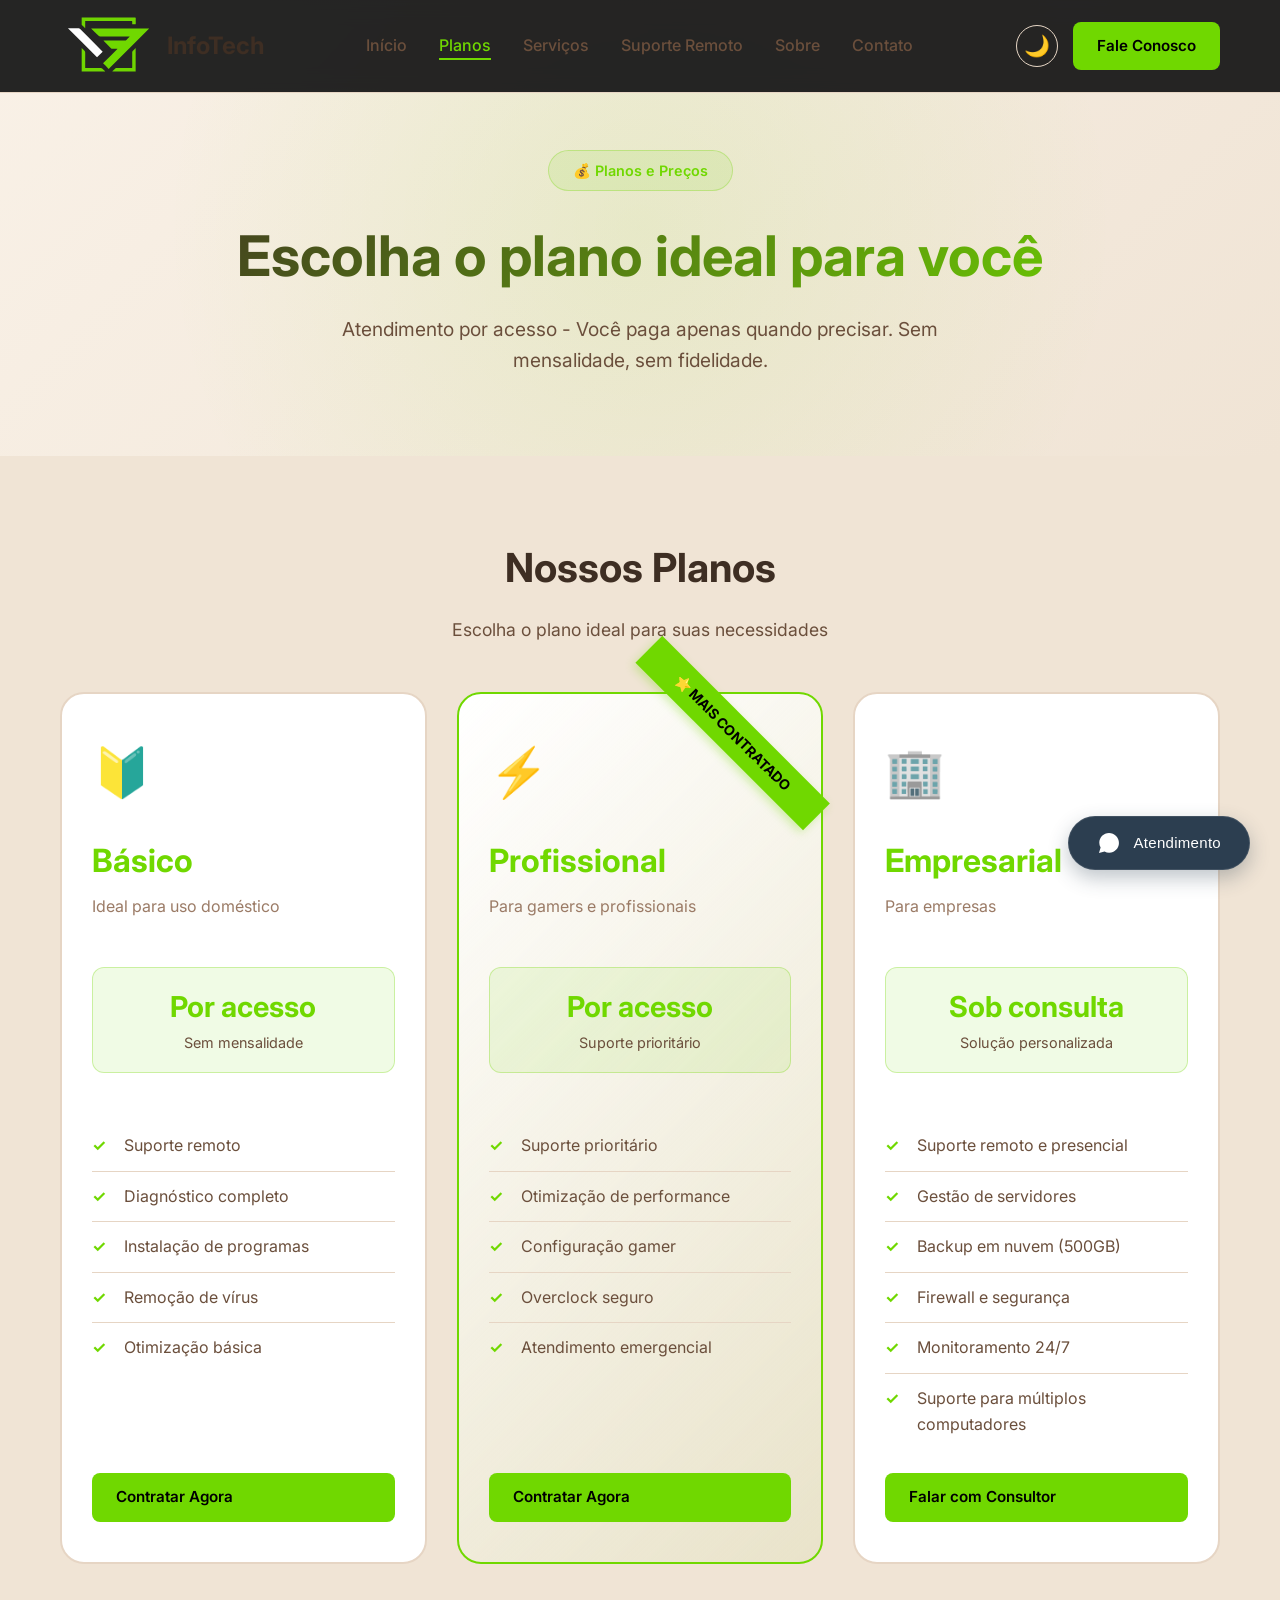
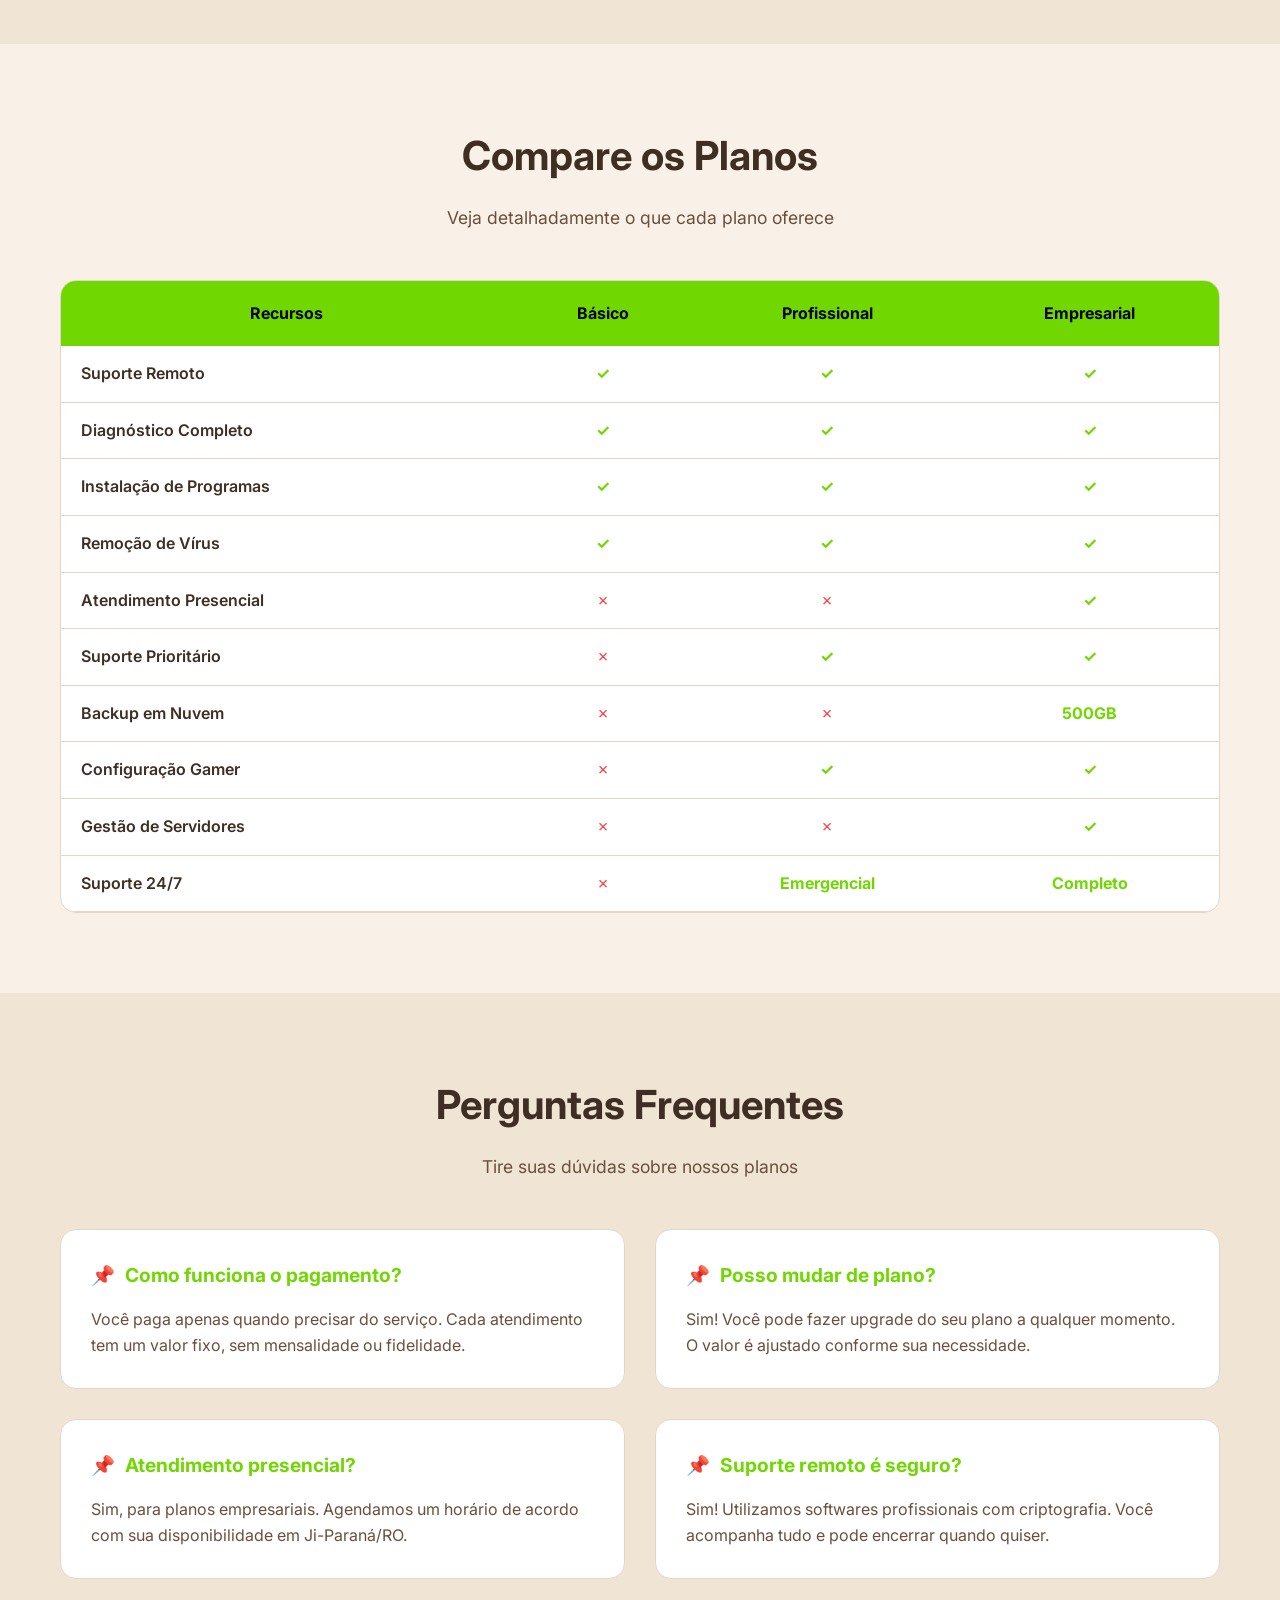
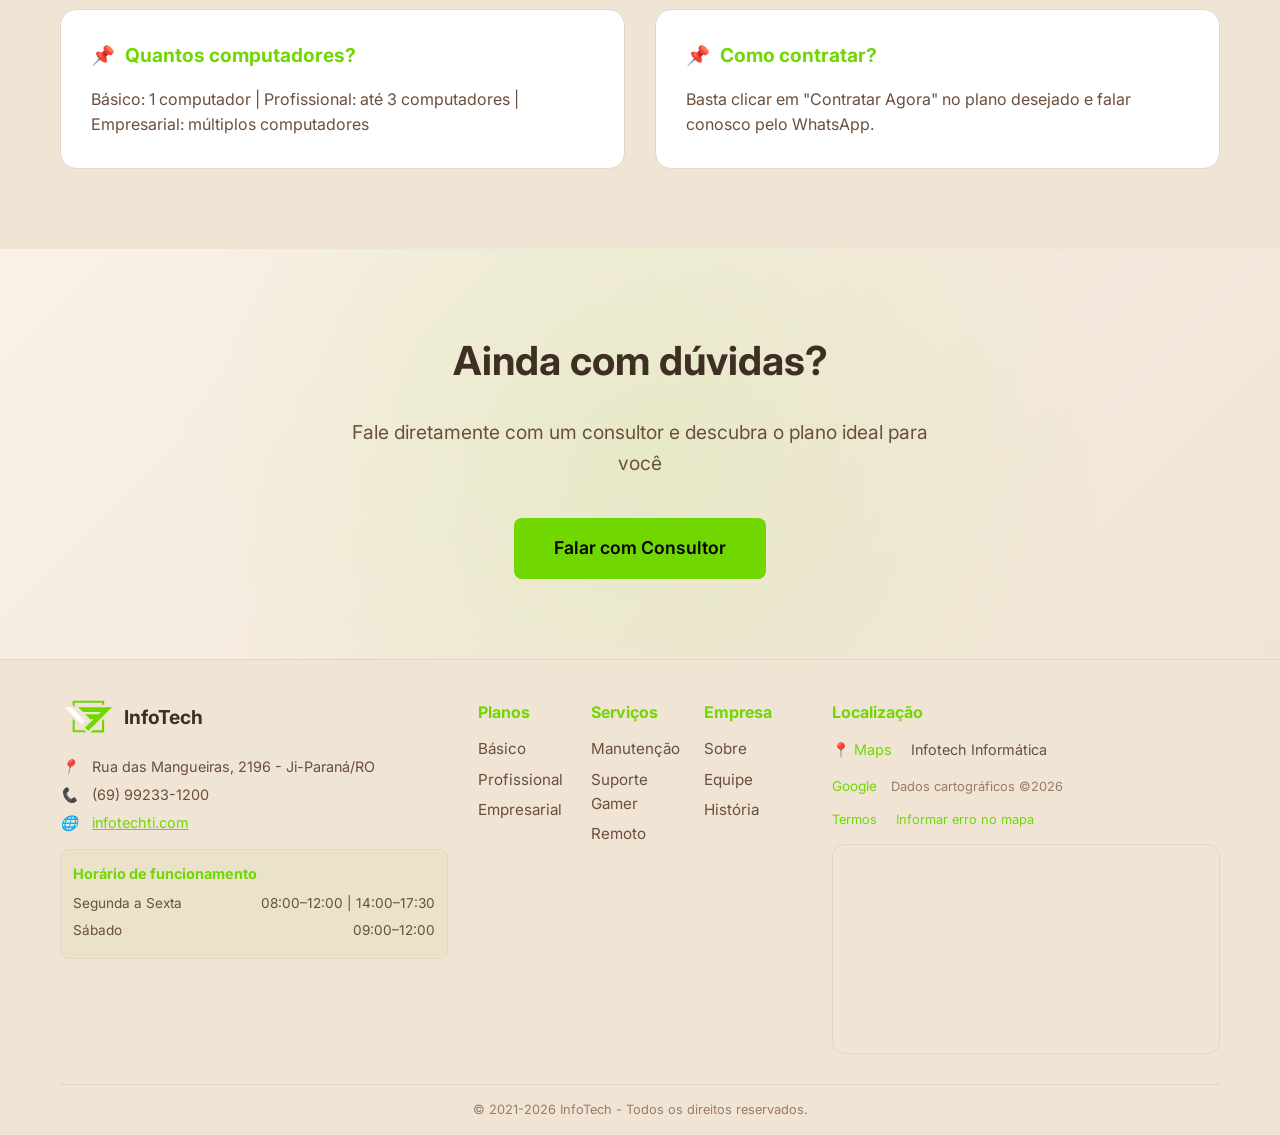
<file: planos.html>
<!DOCTYPE html>
<html lang="pt-BR">
<head>
    <!-- Google tag (gtag.js) -->
    <script async src="https://www.googletagmanager.com/gtag/js?id=G-PBCYNCZFKP"></script>
    <script>
        window.dataLayer = window.dataLayer || [];
        function gtag(){dataLayer.push(arguments);}
        gtag('js', new Date());
        gtag('config', 'G-PBCYNCZFKP');
    </script>

    <meta charset="UTF-8">
    <meta name="viewport" content="width=device-width, initial-scale=1.0">
    <title>Planos - InfoTech | Suporte Técnico Especializado</title>
    <meta name="description" content="Planos de suporte técnico da InfoTech. Atendimento por acesso sem mensalidade. Escolha o plano ideal: Básico, Profissional ou Empresarial.">
    
    <!-- Favicon -->
    <link rel="icon" type="image/x-icon" href="/favicon.ico">
    <link rel="icon" type="image/png" sizes="16x16" href="/favicon-16x16.png">
    <link rel="icon" type="image/png" sizes="32x32" href="/favicon-32x32.png">
    
    <link href="https://fonts.googleapis.com/css2?family=Inter:wght@300;400;500;600;700;800&display=swap" rel="stylesheet">
    <link rel="stylesheet" href="css/styles.css">
    
    <style>
        /* ===== ESTILOS GLOBAIS ===== */
        
        /* Hero Section */
        .hero {
            padding: 150px 0 80px;
            background: var(--gradient-bg);
            text-align: center;
        }

        .hero-badge {
            display: inline-block;
            background: rgba(112,216,0,0.1);
            color: var(--primary-green);
            padding: 0.5rem 1.5rem;
            border-radius: 50px;
            font-weight: 600;
            margin-bottom: 2rem;
            border: 1px solid rgba(112,216,0,0.3);
            animation: fadeInUp 0.8s ease forwards;
            opacity: 0;
        }

        .hero h1 {
            font-size: clamp(2.5rem, 5vw, 3.5rem);
            margin-bottom: 1.5rem;
            background: linear-gradient(135deg, var(--text-primary) 0%, var(--primary-green) 100%);
            -webkit-background-clip: text;
            -webkit-text-fill-color: transparent;
            background-clip: text;
            animation: fadeInUp 0.8s ease 0.2s forwards;
            opacity: 0;
        }

        .hero p {
            color: var(--text-secondary);
            font-size: 1.2rem;
            max-width: 700px;
            margin: 0 auto;
            animation: fadeInUp 0.8s ease 0.4s forwards;
            opacity: 0;
        }

        /* Planos Section */
        .planos-section {
            padding: 80px 0;
            background: var(--darker-bg);
        }

        .section-title {
            text-align: center;
            margin-bottom: 1rem;
            color: var(--text-primary);
            animation: fadeInUp 0.6s ease forwards;
            opacity: 0;
        }

        .section-subtitle {
            text-align: center;
            color: var(--text-secondary);
            margin-bottom: 3rem;
            animation: fadeInUp 0.6s ease 0.1s forwards;
            opacity: 0;
        }

        .planos-grid {
            display: grid;
            grid-template-columns: repeat(3, 1fr);
            gap: 30px;
            margin-top: 40px;
        }

        .plano-card {
            background: var(--card-bg);
            border: 2px solid var(--border-color);
            border-radius: 24px;
            padding: 40px 30px;
            transition: all 0.3s ease;
            position: relative;
            height: 100%;
            display: flex;
            flex-direction: column;
            animation: fadeInUp 0.6s ease forwards;
            opacity: 0;
        }

        .plano-card:nth-child(1) { animation-delay: 0.1s; }
        .plano-card:nth-child(2) { animation-delay: 0.2s; }
        .plano-card:nth-child(3) { animation-delay: 0.3s; }

        .plano-card:hover {
            border-color: var(--primary-green);
            transform: translateY(-10px);
            box-shadow: 0 20px 40px rgba(112,216,0,0.15);
        }

        .plano-card.destaque {
            border-color: var(--primary-green);
            transform: scale(1.05);
            z-index: 2;
            background: linear-gradient(135deg, var(--card-bg) 0%, rgba(112,216,0,0.05) 100%);
        }

        .plano-card.destaque:hover {
            transform: scale(1.05) translateY(-10px);
        }

        .plano-tag {
            position: absolute;
            top: 20px;
            right: -30px;
            background: var(--primary-green);
            color: #000;
            padding: 8px 40px;
            font-weight: 700;
            transform: rotate(45deg);
            font-size: 14px;
            box-shadow: 0 4px 10px rgba(112,216,0,0.3);
        }

        .plano-icon {
            font-size: 3rem;
            margin-bottom: 1.5rem;
        }

        .plano-card h3 {
            color: var(--primary-green);
            font-size: 2rem;
            margin-bottom: 0.5rem;
        }

        .plano-subtitulo {
            color: var(--text-muted);
            margin-bottom: 1.5rem;
            font-size: 1rem;
        }

        .plano-preco {
            background: rgba(112,216,0,0.1);
            color: var(--primary-green);
            padding: 1rem;
            border-radius: 12px;
            text-align: center;
            margin: 1.5rem 0;
            border: 1px solid rgba(112,216,0,0.3);
        }

        .plano-preco .valor {
            display: block;
            font-size: 1.8rem;
            font-weight: 700;
        }

        .plano-preco .periodo {
            font-size: 0.9rem;
            color: var(--text-secondary);
        }

        .plano-features {
            list-style: none;
            margin: 1.5rem 0;
            flex: 1;
        }

        .plano-features li {
            color: var(--text-secondary);
            padding: 0.75rem 0;
            padding-left: 2rem;
            position: relative;
            border-bottom: 1px solid var(--border-color);
        }

        .plano-features li:last-child {
            border-bottom: none;
        }

        .plano-features li::before {
            content: "✓";
            color: var(--primary-green);
            position: absolute;
            left: 0;
            font-weight: bold;
        }

        .plano-card .btn {
            width: 100%;
            margin-top: auto;
        }

        /* Tabela Comparativa */
        .comparativo-section {
            padding: 80px 0;
            background: var(--dark-bg);
        }

        .tabela-wrapper {
            overflow-x: auto;
            background: var(--card-bg);
            border-radius: 16px;
            border: 1px solid var(--border-color);
            margin-top: 40px;
            animation: fadeInUp 0.6s ease 0.2s forwards;
            opacity: 0;
        }

        table {
            width: 100%;
            border-collapse: collapse;
            min-width: 600px;
        }

        th {
            background: var(--primary-green);
            color: #000;
            padding: 20px;
            font-weight: 700;
        }

        td {
            padding: 15px 20px;
            border-bottom: 1px solid var(--border-color);
            color: var(--text-secondary);
        }

        td:first-child {
            font-weight: 600;
            color: var(--text-primary);
        }

        .yes {
            color: var(--primary-green);
            text-align: center;
            font-weight: bold;
        }

        .no {
            color: #ff4444;
            text-align: center;
        }

        /* FAQ */
        .faq-section {
            padding: 80px 0;
            background: var(--darker-bg);
        }

        .faq-grid {
            display: grid;
            grid-template-columns: repeat(2, 1fr);
            gap: 30px;
            margin-top: 40px;
        }

        .faq-item {
            background: var(--card-bg);
            padding: 30px;
            border-radius: 16px;
            border: 1px solid var(--border-color);
            transition: all 0.3s ease;
            animation: fadeInUp 0.6s ease forwards;
            opacity: 0;
        }

        .faq-item:nth-child(1) { animation-delay: 0.1s; }
        .faq-item:nth-child(2) { animation-delay: 0.15s; }
        .faq-item:nth-child(3) { animation-delay: 0.2s; }
        .faq-item:nth-child(4) { animation-delay: 0.25s; }
        .faq-item:nth-child(5) { animation-delay: 0.3s; }
        .faq-item:nth-child(6) { animation-delay: 0.35s; }

        .faq-item:hover {
            border-color: var(--primary-green);
            transform: translateY(-5px);
        }

        .faq-item h4 {
            color: var(--primary-green);
            margin-bottom: 1rem;
            display: flex;
            align-items: center;
            gap: 10px;
            font-size: 1.2rem;
        }

        .faq-item p {
            color: var(--text-secondary);
            line-height: 1.6;
        }

        /* CTA Section */
        .cta-section {
            padding: 80px 0;
            background: var(--gradient-bg);
            position: relative;
            text-align: center;
        }

        .cta-section::before {
            content: '';
            position: absolute;
            top: 0;
            left: 0;
            right: 0;
            bottom: 0;
            background: radial-gradient(circle at 50% 50%, rgba(112, 216, 0, 0.1) 0%, transparent 70%);
        }

        .cta-content {
            position: relative;
            z-index: 2;
            max-width: 700px;
            margin: 0 auto;
        }

        .cta-content h2 {
            font-size: 2.5rem;
            margin-bottom: 1.5rem;
            color: var(--text-primary);
            animation: fadeInUp 0.6s ease forwards;
            opacity: 0;
        }

        .cta-content p {
            color: var(--text-secondary);
            margin-bottom: 2.5rem;
            font-size: 1.2rem;
            animation: fadeInUp 0.6s ease 0.1s forwards;
            opacity: 0;
        }

        .btn-large {
            padding: 16px 40px;
            font-size: 1.1rem;
            animation: fadeInUp 0.6s ease 0.2s forwards;
            opacity: 0;
        }

        /* Animações */
        @keyframes fadeInUp {
            from {
                opacity: 0;
                transform: translateY(30px);
            }
            to {
                opacity: 1;
                transform: translateY(0);
            }
        }

        /* Responsividade */
        @media (max-width: 968px) {            
            .planos-grid {
                grid-template-columns: repeat(2, 1fr);
            }
            
            .faq-grid {
                grid-template-columns: 1fr;
            }
        }

        @media (max-width: 768px) {
            .hero {
                padding: 120px 0 60px;
            }

            .hero h1 {
                font-size: 2.5rem;
            }

            .planos-grid {
                grid-template-columns: 1fr;
            }
            
            .plano-card.destaque {
                transform: scale(1);
            }
            
            .plano-card.destaque:hover {
                transform: translateY(-10px);
            }
            
            .cta-content h2 {
                font-size: 2rem;
            }
        }

        @media (max-width: 480px) {
            .hero h1 {
                font-size: 2rem;
            }
            
            .hero p {
                font-size: 1rem;
            }
            
            .plano-card {
                padding: 30px 20px;
            }
            
            .plano-card h3 {
                font-size: 1.8rem;
            }
        }
    </style>
</head>
<body>
    <!-- Header -->
    <header class="header">
        <nav class="navbar">
            <div class="container">
                <div class="logo">
                    <a href="index.html">
                        <svg xmlns="http://www.w3.org/2000/svg" viewBox="0 0 495 307">
                            <path fill="#70D800" d="M222.745285,239.754761 C246.537872,216.038010 270.079498,192.571945 293.621124,169.105896 C293.421875,168.717636 293.222626,168.329376 293.023376,167.941116 C284.604736,167.941116 276.183289,168.057663 267.769531,167.854858 C265.795441,167.807281 263.285004,167.251068 261.974579,165.960739 C249.271790,153.452545 236.770050,140.740097 224.224396,128.072617 C223.805557,127.649712 223.529282,127.085609 222.575073,125.698280 C225.200150,125.698280 226.938568,125.698280 228.677002,125.698280 C263.002350,125.698357 297.328217,125.776215 331.652100,125.552551 C334.432434,125.534431 337.732452,124.063713 339.869354,122.207161 C345.571930,117.252769 350.771851,111.719826 356.171539,106.416824 C355.959534,105.989998 355.747528,105.563179 355.535522,105.136353 C353.787567,105.136353 352.039581,105.136353 350.291595,105.136353 C302.302765,105.136360 254.313843,105.101982 206.325241,105.205635 C202.724503,105.213409 200.096313,104.278511 197.523666,101.681541 C185.107071,89.147591 172.499832,76.802490 159.012894,63.452721 C259.357056,63.452721 358.293274,63.452721 456.393646,63.452721 C387.390411,132.292953 317.910614,201.608643 248.779785,270.576172 C240.184494,262.019440 230.456482,252.335052 220.455856,242.379318 C220.817825,241.957809 221.656067,240.981628 222.745285,239.754761 Z"/>
                            <path fill="#FDFDFD" d="M130.154877,93.845566 C159.887604,123.726234 189.369247,153.357986 218.434036,182.570740 C208.674072,192.375626 198.863022,202.231827 189.483292,211.654724 C140.371140,162.594177 90.702187,112.977386 40.639870,62.967648 C43.530575,62.967648 46.271526,62.967667 49.012474,62.967644 C64.507103,62.967514 80.003265,62.862083 95.494614,63.087418 C97.671600,63.119083 100.334152,64.241531 101.905914,65.757172 C111.378670,74.891678 120.598999,84.287964 130.154877,93.845566 Z"/>
                            <path fill="#6FD401" d="M128.945892,58.444138 C128.946121,59.977589 128.946121,61.082783 128.946121,63.141567 C122.710358,57.057999 117.160370,51.687561 111.692055,46.235203 C111.187492,45.732128 111.009048,44.707996 111.006310,43.924664 C110.964531,31.952517 110.977226,19.980181 110.977226,7.517497 C113.155807,7.419791 114.932854,7.270594 116.709915,7.270365 C205.036148,7.258996 293.362427,7.299698 381.688416,7.154734 C386.563965,7.146732 387.960419,8.542521 387.744537,13.316285 C387.368500,21.631964 387.526855,29.979160 387.695557,38.308399 C387.760590,41.518925 386.778961,42.833031 383.437988,42.656193 C379.130524,42.428192 374.801880,42.600662 369.529968,42.600662 C369.529968,38.201607 369.346680,34.114761 369.585327,30.052706 C369.793457,26.509773 368.830505,25.052996 364.915039,25.058144 C287.588043,25.159840 210.260910,25.133030 132.933792,25.144915 C131.800659,25.145090 130.667557,25.304541 128.945648,25.433884 C128.945648,36.462723 128.945648,47.239300 128.945892,58.444138 Z"/>
                            <path fill="#6FD401" d="M381.840363,284.091797 C343.763153,284.091766 306.164185,284.091766 268.565186,284.091766 C268.341461,283.733246 268.117706,283.374756 267.893951,283.016235 C273.370117,277.604309 278.732269,272.067047 284.422394,266.890259 C285.510010,265.900757 287.890289,266.140625 289.674774,266.137451 C313.997772,266.094482 338.320862,266.108521 362.643951,266.108551 C364.617828,266.108551 366.591705,266.108582 369.139618,266.108582 C369.285767,263.827606 369.512573,261.919586 369.514465,260.011353 C369.538452,235.521713 369.598755,211.031601 369.458771,186.542725 C369.436951,182.732498 370.530487,179.952499 373.325317,177.360962 C377.823456,173.190018 381.978821,168.649399 387.143768,163.383209 C387.143768,204.225449 387.143768,243.813232 387.143768,283.841370 C385.526123,283.925354 383.922363,284.008606 381.840363,284.091797 Z"/>
                            <path fill="#70D601" d="M110.963837,179.010071 C110.963821,174.022583 110.963821,169.532761 110.963821,163.385651 C115.888924,168.283279 119.690781,172.538086 123.994522,176.203598 C127.905197,179.534332 129.113144,183.278595 129.056808,188.364395 C128.792969,212.186005 128.939636,236.012146 128.939651,259.836670 C128.939667,261.650757 128.939651,263.464844 128.939651,266.114624 C131.194458,266.114624 133.108521,266.114624 135.022583,266.114624 C159.680130,266.114685 184.338043,266.177765 208.994843,266.042603 C212.447266,266.023682 214.905930,267.011505 217.290237,269.495850 C221.649994,274.038574 226.364777,278.240601 230.931503,282.584686 C230.710999,282.944305 230.490494,283.303894 230.269974,283.663513 C190.783432,283.663513 151.296875,283.663513 110.963860,283.663513 C110.963860,248.981216 110.963860,214.244476 110.963837,179.010071 Z"/>
                        </svg>
                        <span>InfoTech</span>
                    </a>
                </div>

                <ul class="nav-menu">
                    <li><a href="index.html" class="nav-link">Início</a></li>
                    <li><a href="planos.html" class="nav-link active">Planos</a></li>
                    <li><a href="servicos.html" class="nav-link">Serviços</a></li>
                    <li><a href="suporte.html" class="nav-link">Suporte Remoto</a></li>
                    <li><a href="sobre.html" class="nav-link">Sobre</a></li>
                    <li><a href="#contato" class="nav-link">Contato</a></li>
                </ul>

                <div style="display: flex; align-items: center; gap: 15px;">
                    <!-- Botão de alternância de tema -->
                    <button class="theme-toggle" aria-label="Alternar modo claro/escuro">
                        <span class="icon">☀️</span>
                    </button>
                    <!-- Botão Fale Conosco -->
                    <a href="https://wa.me/5569992331200?text=Olá,%20gostaria%20de%20falar%20com%20a%20Infotech" target="_blank" class="btn btn-primary">Fale Conosco</a>
                </div>

                <div class="hamburger">
                    <span></span>
                    <span></span>
                    <span></span>
                </div>
            </div>
        </nav>
    </header>

    <!-- Hero Section -->
    <section class="hero">
        <div class="container">
            <div class="hero-badge">💰 Planos e Preços</div>
            <h1>Escolha o plano ideal para você</h1>
            <p>Atendimento por acesso - Você paga apenas quando precisar. Sem mensalidade, sem fidelidade.</p>
        </div>
    </section>

    <!-- Planos Section -->
    <section class="planos-section">
        <div class="container">
            <h2 class="section-title">Nossos Planos</h2>
            <p class="section-subtitle">Escolha o plano ideal para suas necessidades</p>
            
            <div class="planos-grid">
                <!-- Plano Básico -->
                <div class="plano-card" id="basico">
                    <div class="plano-icon">🔰</div>
                    <h3>Básico</h3>
                    <div class="plano-subtitulo">Ideal para uso doméstico</div>
                    
                    <div class="plano-preco">
                        <span class="valor">Por acesso</span>
                        <span class="periodo">Sem mensalidade</span>
                    </div>
                    
                    <ul class="plano-features">
                        <li>Suporte remoto</li>
                        <li>Diagnóstico completo</li>
                        <li>Instalação de programas</li>
                        <li>Remoção de vírus</li>
                        <li>Otimização básica</li>
                    </ul>
                    
                    <a href="https://wa.me/5569992331200?text=Olá,%20quero%20contratar%20o%20Plano%20Básico%20da%20InfoTech" target="_blank" class="btn btn-primary">Contratar Agora</a>
                </div>

                <!-- Plano Profissional (Destaque) -->
                <div class="plano-card destaque" id="profissional">
                    <div class="plano-tag">⭐ MAIS CONTRATADO</div>
                    <div class="plano-icon">⚡</div>
                    <h3>Profissional</h3>
                    <div class="plano-subtitulo">Para gamers e profissionais</div>
                    
                    <div class="plano-preco">
                        <span class="valor">Por acesso</span>
                        <span class="periodo">Suporte prioritário</span>
                    </div>
                    
                    <ul class="plano-features">
                        <li>Suporte prioritário</li>
                        <li>Otimização de performance</li>
                        <li>Configuração gamer</li>
                        <li>Overclock seguro</li>
                        <li>Atendimento emergencial</li>
                    </ul>
                    
                    <a href="https://wa.me/5569992331200?text=Olá,%20quero%20contratar%20o%20Plano%20Profissional%20da%20InfoTech" target="_blank" class="btn btn-primary">Contratar Agora</a>
                </div>

                <!-- Plano Empresarial -->
                <div class="plano-card" id="empresarial">
                    <div class="plano-icon">🏢</div>
                    <h3>Empresarial</h3>
                    <div class="plano-subtitulo">Para empresas</div>
                    
                    <div class="plano-preco">
                        <span class="valor">Sob consulta</span>
                        <span class="periodo">Solução personalizada</span>
                    </div>
                    
                    <ul class="plano-features">
                        <li>Suporte remoto e presencial</li>
                        <li>Gestão de servidores</li>
                        <li>Backup em nuvem (500GB)</li>
                        <li>Firewall e segurança</li>
                        <li>Monitoramento 24/7</li>
                        <li>Suporte para múltiplos computadores</li>
                    </ul>
                    
                    <a href="https://wa.me/5569992331200?text=Olá,%20gostaria%20de%20saber%20mais%20sobre%20o%20Plano%20Empresarial%20da%20InfoTech" target="_blank" class="btn btn-primary">Falar com Consultor</a>
                </div>
            </div>
        </div>
    </section>

    <!-- Tabela Comparativa -->
    <section class="comparativo-section">
        <div class="container">
            <h2 class="section-title">Compare os Planos</h2>
            <p class="section-subtitle">Veja detalhadamente o que cada plano oferece</p>
            
            <div class="tabela-wrapper">
                <table>
                    <thead>
                        <tr>
                            <th>Recursos</th>
                            <th>Básico</th>
                            <th>Profissional</th>
                            <th>Empresarial</th>
                        </tr>
                    </thead>
                    <tbody>
                        <tr><td>Suporte Remoto</td><td class="yes">✓</td><td class="yes">✓</td><td class="yes">✓</td></tr>
                        <tr><td>Diagnóstico Completo</td><td class="yes">✓</td><td class="yes">✓</td><td class="yes">✓</td></tr>
                        <tr><td>Instalação de Programas</td><td class="yes">✓</td><td class="yes">✓</td><td class="yes">✓</td></tr>
                        <tr><td>Remoção de Vírus</td><td class="yes">✓</td><td class="yes">✓</td><td class="yes">✓</td></tr>
                        <tr><td>Atendimento Presencial</td><td class="no">✗</td><td class="no">✗</td><td class="yes">✓</td></tr>
                        <tr><td>Suporte Prioritário</td><td class="no">✗</td><td class="yes">✓</td><td class="yes">✓</td></tr>
                        <tr><td>Backup em Nuvem</td><td class="no">✗</td><td class="no">✗</td><td class="yes">500GB</td></tr>
                        <tr><td>Configuração Gamer</td><td class="no">✗</td><td class="yes">✓</td><td class="yes">✓</td></tr>
                        <tr><td>Gestão de Servidores</td><td class="no">✗</td><td class="no">✗</td><td class="yes">✓</td></tr>
                        <tr><td>Suporte 24/7</td><td class="no">✗</td><td class="yes">Emergencial</td><td class="yes">Completo</td></tr>
                    </tbody>
                </table>
            </div>
        </div>
    </section>

    <!-- FAQ -->
    <section class="faq-section">
        <div class="container">
            <h2 class="section-title">Perguntas Frequentes</h2>
            <p class="section-subtitle">Tire suas dúvidas sobre nossos planos</p>
            
            <div class="faq-grid">
                <div class="faq-item">
                    <h4><span>📌</span> Como funciona o pagamento?</h4>
                    <p>Você paga apenas quando precisar do serviço. Cada atendimento tem um valor fixo, sem mensalidade ou fidelidade.</p>
                </div>
                
                <div class="faq-item">
                    <h4><span>📌</span> Posso mudar de plano?</h4>
                    <p>Sim! Você pode fazer upgrade do seu plano a qualquer momento. O valor é ajustado conforme sua necessidade.</p>
                </div>
                
                <div class="faq-item">
                    <h4><span>📌</span> Atendimento presencial?</h4>
                    <p>Sim, para planos empresariais. Agendamos um horário de acordo com sua disponibilidade em Ji-Paraná/RO.</p>
                </div>
                
                <div class="faq-item">
                    <h4><span>📌</span> Suporte remoto é seguro?</h4>
                    <p>Sim! Utilizamos softwares profissionais com criptografia. Você acompanha tudo e pode encerrar quando quiser.</p>
                </div>
                
                <div class="faq-item">
                    <h4><span>📌</span> Quantos computadores?</h4>
                    <p>Básico: 1 computador | Profissional: até 3 computadores | Empresarial: múltiplos computadores</p>
                </div>
                
                <div class="faq-item">
                    <h4><span>📌</span> Como contratar?</h4>
                    <p>Basta clicar em "Contratar Agora" no plano desejado e falar conosco pelo WhatsApp.</p>
                </div>
            </div>
        </div>
    </section>

    <!-- CTA Section -->
    <section id="contato" class="cta-section">
        <div class="container">
            <div class="cta-content">
                <h2>Ainda com dúvidas?</h2>
                <p>Fale diretamente com um consultor e descubra o plano ideal para você</p>
                <a href="https://wa.me/5569992331200?text=Olá,%20gostaria%20de%20ajuda%20para%20escolher%20o%20melhor%20plano" 
                   target="_blank" 
                   class="btn btn-primary btn-large">
                    Falar com Consultor
                </a>
            </div>
        </div>
    </section>

<!-- FOOTER COMPACTO - COM HORÁRIO DESTACADO E LINKS VERDES -->
<footer class="footer" style="padding: 40px 0 15px;">
    <div class="container">
        <div class="footer-content" style="grid-template-columns: 1.2fr 1fr 1.2fr; gap: 30px; margin-bottom: 30px;">
            <!-- Coluna 1: Informações da Empresa -->
            <div class="footer-info">
                <div class="logo" style="margin-bottom: 15px;">
                    <a href="index.html" style="display: flex; align-items: center; gap: 8px; text-decoration: none;">
                        <svg xmlns="http://www.w3.org/2000/svg" viewBox="0 0 495 307" style="height: 35px; width: auto;">
                            <path fill="#70D800" d="M222.745285,239.754761 C246.537872,216.038010 270.079498,192.571945 293.621124,169.105896 C293.421875,168.717636 293.222626,168.329376 293.023376,167.941116 C284.604736,167.941116 276.183289,168.057663 267.769531,167.854858 C265.795441,167.807281 263.285004,167.251068 261.974579,165.960739 C249.271790,153.452545 236.770050,140.740097 224.224396,128.072617 C223.805557,127.649712 223.529282,127.085609 222.575073,125.698280 C225.200150,125.698280 226.938568,125.698280 228.677002,125.698280 C263.002350,125.698357 297.328217,125.776215 331.652100,125.552551 C334.432434,125.534431 337.732452,124.063713 339.869354,122.207161 C345.571930,117.252769 350.771851,111.719826 356.171539,106.416824 C355.959534,105.989998 355.747528,105.563179 355.535522,105.136353 C353.787567,105.136353 352.039581,105.136353 350.291595,105.136353 C302.302765,105.136360 254.313843,105.101982 206.325241,105.205635 C202.724503,105.213409 200.096313,104.278511 197.523666,101.681541 C185.107071,89.147591 172.499832,76.802490 159.012894,63.452721 C259.357056,63.452721 358.293274,63.452721 456.393646,63.452721 C387.390411,132.292953 317.910614,201.608643 248.779785,270.576172 C240.184494,262.019440 230.456482,252.335052 220.455856,242.379318 C220.817825,241.957809 221.656067,240.981628 222.745285,239.754761 Z"/>
                            <path fill="#FDFDFD" d="M130.154877,93.845566 C159.887604,123.726234 189.369247,153.357986 218.434036,182.570740 C208.674072,192.375626 198.863022,202.231827 189.483292,211.654724 C140.371140,162.594177 90.702187,112.977386 40.639870,62.967648 C43.530575,62.967648 46.271526,62.967667 49.012474,62.967644 C64.507103,62.967514 80.003265,62.862083 95.494614,63.087418 C97.671600,63.119083 100.334152,64.241531 101.905914,65.757172 C111.378670,74.891678 120.598999,84.287964 130.154877,93.845566 Z"/>
                            <path fill="#6FD401" d="M128.945892,58.444138 C128.946121,59.977589 128.946121,61.082783 128.946121,63.141567 C122.710358,57.057999 117.160370,51.687561 111.692055,46.235203 C111.187492,45.732128 111.009048,44.707996 111.006310,43.924664 C110.964531,31.952517 110.977226,19.980181 110.977226,7.517497 C113.155807,7.419791 114.932854,7.270594 116.709915,7.270365 C205.036148,7.258996 293.362427,7.299698 381.688416,7.154734 C386.563965,7.146732 387.960419,8.542521 387.744537,13.316285 C387.368500,21.631964 387.526855,29.979160 387.695557,38.308399 C387.760590,41.518925 386.778961,42.833031 383.437988,42.656193 C379.130524,42.428192 374.801880,42.600662 369.529968,42.600662 C369.529968,38.201607 369.346680,34.114761 369.585327,30.052706 C369.793457,26.509773 368.830505,25.052996 364.915039,25.058144 C287.588043,25.159840 210.260910,25.133030 132.933792,25.144915 C131.800659,25.145090 130.667557,25.304541 128.945648,25.433884 C128.945648,36.462723 128.945648,47.239300 128.945892,58.444138 Z"/>
                            <path fill="#6FD401" d="M381.840363,284.091797 C343.763153,284.091766 306.164185,284.091766 268.565186,284.091766 C268.341461,283.733246 268.117706,283.374756 267.893951,283.016235 C273.370117,277.604309 278.732269,272.067047 284.422394,266.890259 C285.510010,265.900757 287.890289,266.140625 289.674774,266.137451 C313.997772,266.094482 338.320862,266.108521 362.643951,266.108551 C364.617828,266.108551 366.591705,266.108582 369.139618,266.108582 C369.285767,263.827606 369.512573,261.919586 369.514465,260.011353 C369.538452,235.521713 369.598755,211.031601 369.458771,186.542725 C369.436951,182.732498 370.530487,179.952499 373.325317,177.360962 C377.823456,173.190018 381.978821,168.649399 387.143768,163.383209 C387.143768,204.225449 387.143768,243.813232 387.143768,283.841370 C385.526123,283.925354 383.922363,284.008606 381.840363,284.091797 Z"/>
                            <path fill="#70D601" d="M110.963837,179.010071 C110.963821,174.022583 110.963821,169.532761 110.963821,163.385651 C115.888924,168.283279 119.690781,172.538086 123.994522,176.203598 C127.905197,179.534332 129.113144,183.278595 129.056808,188.364395 C128.792969,212.186005 128.939636,236.012146 128.939651,259.836670 C128.939667,261.650757 128.939651,263.464844 128.939651,266.114624 C131.194458,266.114624 133.108521,266.114624 135.022583,266.114624 C159.680130,266.114685 184.338043,266.177765 208.994843,266.042603 C212.447266,266.023682 214.905930,267.011505 217.290237,269.495850 C221.649994,274.038574 226.364777,278.240601 230.931503,282.584686 C230.710999,282.944305 230.490494,283.303894 230.269974,283.663513 C190.783432,283.663513 151.296875,283.663513 110.963860,283.663513 C110.963860,248.981216 110.963860,214.244476 110.963837,179.010071 Z"/>
                        </svg>
                        <span style="color: var(--text-primary); font-size: 1.2rem; font-weight: 700;">InfoTech</span>
                    </a>
                </div>
                
                <p style="margin-bottom: 5px; font-size: 0.9rem;"><i>📍</i> Rua das Mangueiras, 2196 - Ji-Paraná/RO</p>
                <p style="margin-bottom: 5px; font-size: 0.9rem;"><i>📞</i> (69) 99233-1200</p>
                <p style="margin-bottom: 5px; font-size: 0.9rem;"><i>🌐</i> <a href="https://infotechti.com" target="_blank" style="color: var(--primary-green);">infotechti.com</a></p>
                
                <!-- HORÁRIO DESTACADO IGUAL AO INDEX (com fundo verde fraco) -->
                <div class="business-hours" style="background: rgba(112,216,0,0.05); padding: 12px; border-radius: 8px; border: 1px solid var(--border-color); margin-top: 15px;">
                    <h5 style="color: var(--primary-green); font-size: 0.9rem; margin-bottom: 8px;">Horário de funcionamento</h5>
                    <div class="hours-item" style="display: flex; justify-content: space-between; color: var(--text-secondary); font-size: 0.85rem; margin-bottom: 5px;">
                        <span>Segunda a Sexta</span>
                        <span>08:00–12:00 | 14:00–17:30</span>
                    </div>
                    <div class="hours-item" style="display: flex; justify-content: space-between; color: var(--text-secondary); font-size: 0.85rem;">
                        <span>Sábado</span>
                        <span>09:00–12:00</span>
                    </div>
                </div>
            </div>

            <!-- Coluna 2: Links Rápidos -->
            <div class="footer-links" style="grid-template-columns: repeat(3, 1fr); gap: 15px;">
                <div class="footer-column">
                    <h4 style="color: var(--primary-green); font-size: 1rem; margin-bottom: 12px;">Planos</h4>
                    <ul style="font-size: 0.85rem;">
                        <li style="margin-bottom: 6px;"><a href="planos.html#basico" style="color: var(--text-secondary); text-decoration: none;">Básico</a></li>
                        <li style="margin-bottom: 6px;"><a href="planos.html#profissional" style="color: var(--text-secondary); text-decoration: none;">Profissional</a></li>
                        <li style="margin-bottom: 6px;"><a href="planos.html#empresarial" style="color: var(--text-secondary); text-decoration: none;">Empresarial</a></li>
                    </ul>
                </div>
                <div class="footer-column">
                    <h4 style="color: var(--primary-green); font-size: 1rem; margin-bottom: 12px;">Serviços</h4>
                    <ul style="font-size: 0.85rem;">
                        <li style="margin-bottom: 6px;"><a href="servicos.html" style="color: var(--text-secondary); text-decoration: none;">Manutenção</a></li>
                        <li style="margin-bottom: 6px;"><a href="servicos.html" style="color: var(--text-secondary); text-decoration: none;">Suporte Gamer</a></li>
                        <li style="margin-bottom: 6px;"><a href="servicos.html" style="color: var(--text-secondary); text-decoration: none;">Remoto</a></li>
                    </ul>
                </div>
                <div class="footer-column">
                    <h4 style="color: var(--primary-green); font-size: 1rem; margin-bottom: 12px;">Empresa</h4>
                    <ul style="font-size: 0.85rem;">
                        <li style="margin-bottom: 6px;"><a href="sobre.html" style="color: var(--text-secondary); text-decoration: none;">Sobre</a></li>
                        <li style="margin-bottom: 6px;"><a href="sobre.html#equipe" style="color: var(--text-secondary); text-decoration: none;">Equipe</a></li>
                        <li style="margin-bottom: 6px;"><a href="sobre.html#historia" style="color: var(--text-secondary); text-decoration: none;">História</a></li>
                    </ul>
                </div>
            </div>

            <!-- Coluna 3: Localização COM LINKS VERDES -->
            <div class="footer-info">
                <h4 style="color: var(--primary-green); font-size: 1rem; margin-bottom: 12px;">Localização</h4>
                
                <!-- Links de localização em verde -->
                <div style="margin-bottom: 10px;">
                    <a href="https://maps.app.goo.gl/YR4enmhAQEX1EMp2A" target="_blank" style="color: var(--primary-green); font-size: 0.9rem; text-decoration: none; display: inline-block; margin-right: 15px;">📍 Maps</a>
                    <span style="color: var(--text-secondary); font-size: 0.9rem;">Infotech Informática</span>
                </div>
                
                <div style="margin-bottom: 8px;">
                    <a href="#" style="color: var(--primary-green); font-size: 0.85rem; text-decoration: none; margin-right: 10px;">Google</a>
                    <span style="color: var(--text-muted); font-size: 0.8rem;">Dados cartográficos ©2026</span>
                </div>
                
                <div style="margin-bottom: 12px;">
                    <a href="#" style="color: var(--primary-green); font-size: 0.8rem; text-decoration: none; margin-right: 15px;">Termos</a>
                    <a href="#" style="color: var(--primary-green); font-size: 0.8rem; text-decoration: none;">Informar erro no mapa</a>
                </div>
                
                <!-- Mapa compacto -->
                <div class="map-container" style="margin-top: 5px;">
                    <iframe 
                        src="https://www.google.com/maps/embed?pb=!1m14!1m8!1m3!1d3284.196410093257!2d-61.96687635978728!3d-10.876726595283571!3m2!1i1024!2i768!4f13.1!3m3!1m2!1s0x93c99b94067f77a9%3A0x40ff18c77f8d7c9a!2sInfotech%20Inform%C3%A1tica!5e0!3m2!1spt-BR!2sbr!4v1772728341971!5m2!1spt-BR!2sbr" 
                        width="100%" 
                        height="100" 
                        style="border:0; border-radius: 6px;" 
                        allowfullscreen="" 
                        loading="lazy">
                    </iframe>
                </div>
            </div>
        </div>
        
        <!-- Copyright simplificado -->
        <div class="footer-bottom" style="padding-top: 15px; border-top: 1px solid var(--border-color);">
            <p style="font-size: 0.8rem; color: var(--text-muted);">© 2021-2026 InfoTech - Todos os direitos reservados.</p>
        </div>
    </div>
</footer>

    <!-- Scripts -->
    <script src="js/widget-atendimento.js"></script>
    <script src="js/main.js"></script>

    <!-- Script do modo claro/escuro -->
    <script>
        (function() {
            function setTheme(theme) {
                if (theme === 'light') {
                    document.body.classList.add('light-mode');
                    document.querySelectorAll('.theme-toggle .icon').forEach(icon => {
                        icon.textContent = '🌙';
                    });
                } else {
                    document.body.classList.remove('light-mode');
                    document.querySelectorAll('.theme-toggle .icon').forEach(icon => {
                        icon.textContent = '☀️';
                    });
                }
                localStorage.setItem('theme', theme);
            }

            document.addEventListener('DOMContentLoaded', function() {
                const themeToggles = document.querySelectorAll('.theme-toggle');
                
                if (themeToggles.length === 0) return;

                const savedTheme = localStorage.getItem('theme');
                const prefersDark = window.matchMedia('(prefers-color-scheme: dark)').matches;

                if (savedTheme) {
                    setTheme(savedTheme);
                } else {
                    setTheme(prefersDark ? 'dark' : 'light');
                }

                themeToggles.forEach(toggle => {
                    toggle.addEventListener('click', function(e) {
                        e.preventDefault();
                        const isLight = document.body.classList.contains('light-mode');
                        setTheme(isLight ? 'dark' : 'light');
                    });
                });
            });
        })();
    </script>
    <script>
// REMOVER BOTÃO FALE CONOSCO DO MOBILE - VERSÃO RADICAL
(function() {
    function removerBotaoPermanente() {
        // Verifica se é mobile
        if (window.innerWidth <= 768) {
            // Procura o botão de várias formas
            const botoes = document.querySelectorAll(
                '.header-actions a.btn-primary, ' +
                '.header-actions .btn-primary, ' +
                'a.btn-primary.desktop-only, ' +
                '.btn-primary.desktop-only, ' +
                '.header-actions a[href*="wa.me"], ' +
                'a[href*="wa.me"].btn-primary'
            );
            
            // Remove cada botão encontrado
            botoes.forEach(botao => {
                if (botao && botao.parentNode) {
                    botao.remove();
                    console.log('✅ Botão removido com sucesso');
                }
            });
            
            // Verifica se ainda existe algum botão com texto "Fale Conosco"
            const todosLinks = document.querySelectorAll('a');
            todosLinks.forEach(link => {
                if (link.textContent.includes('Fale Conosco') && window.innerWidth <= 768) {
                    link.remove();
                    console.log('✅ Botão "Fale Conosco" removido por texto');
                }
            });
        }
    }
    
    // Executar várias vezes para garantir
    function executarMultiplasVezes() {
        removerBotaoPermanente();
        setTimeout(removerBotaoPermanente, 100);
        setTimeout(removerBotaoPermanente, 300);
        setTimeout(removerBotaoPermanente, 500);
        setTimeout(removerBotaoPermanente, 1000);
    }
    
    // Executar quando a página carregar
    document.addEventListener('DOMContentLoaded', executarMultiplasVezes);
    
    // Executar quando redimensionar
    window.addEventListener('resize', function() {
        setTimeout(executarMultiplasVezes, 100);
    });
    
    // Executar imediatamente
    executarMultiplasVezes();
})();
</script>
</body>
</html>
</file>
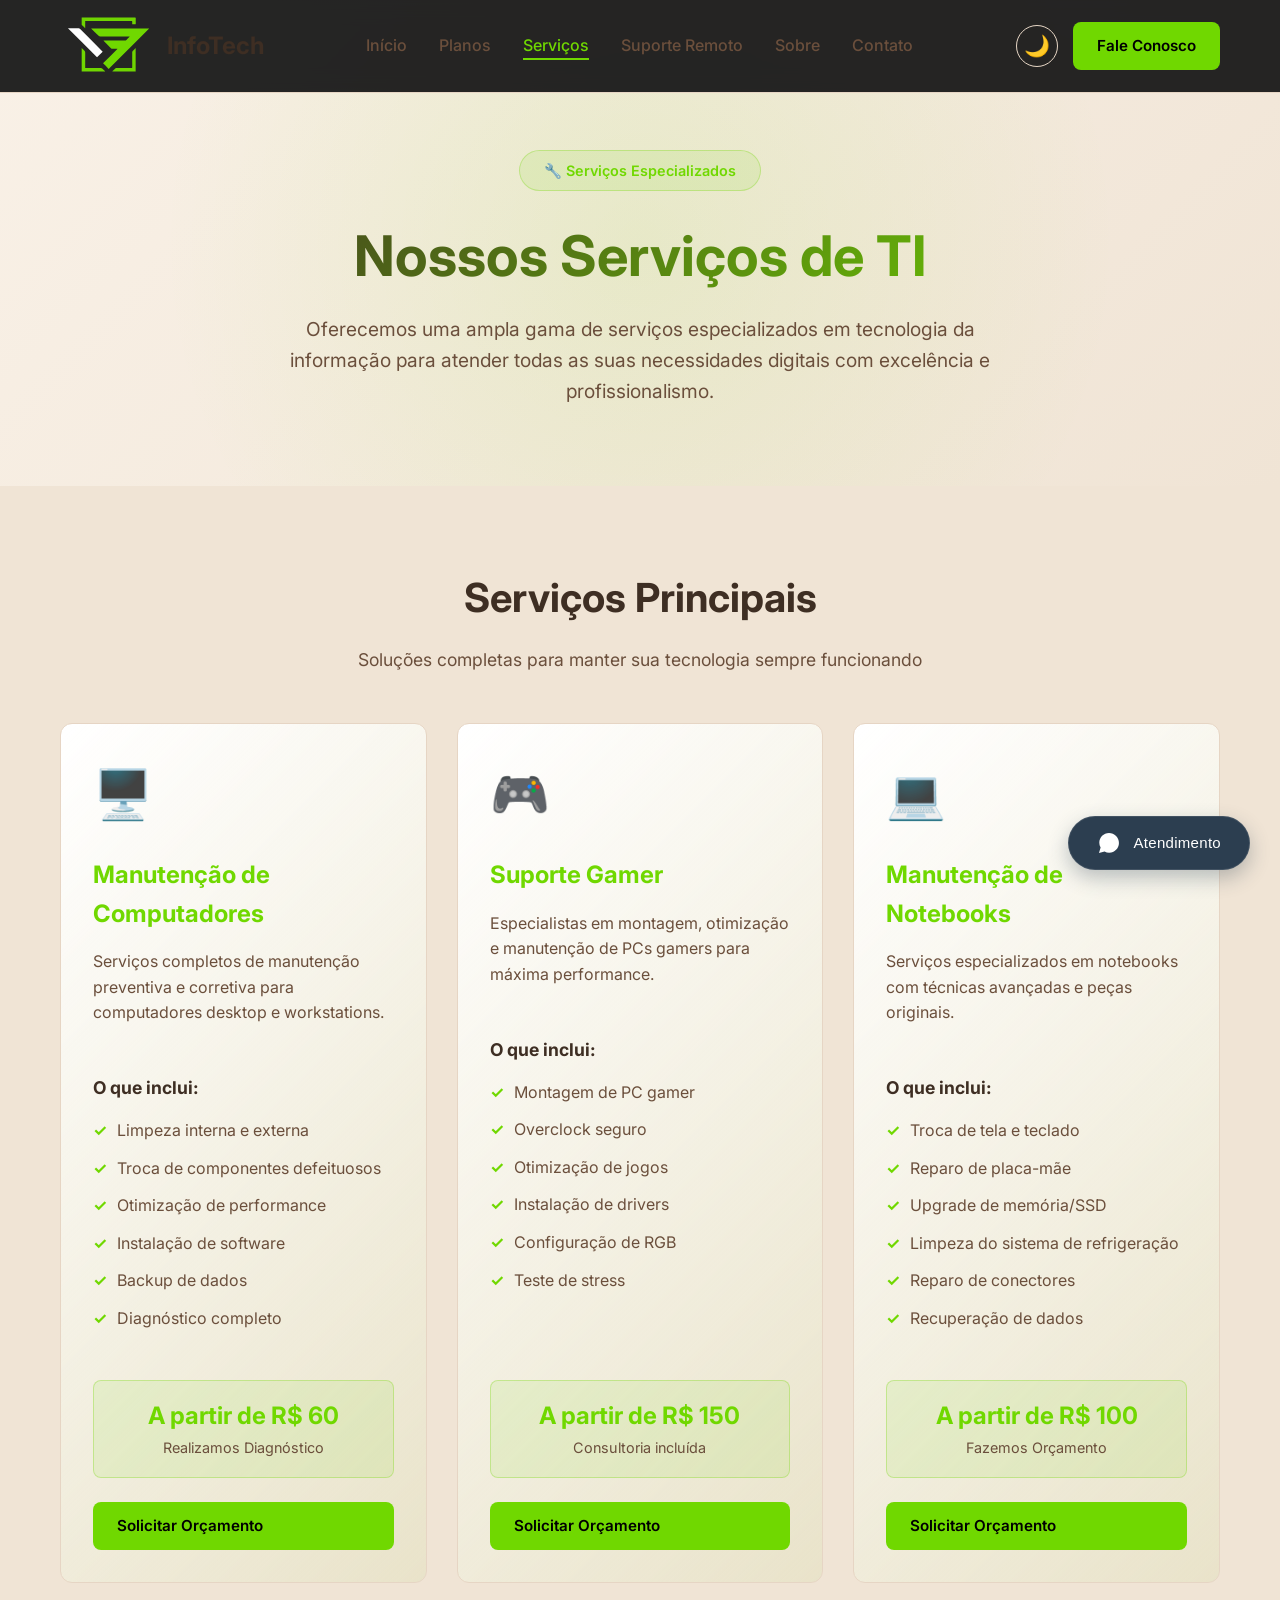
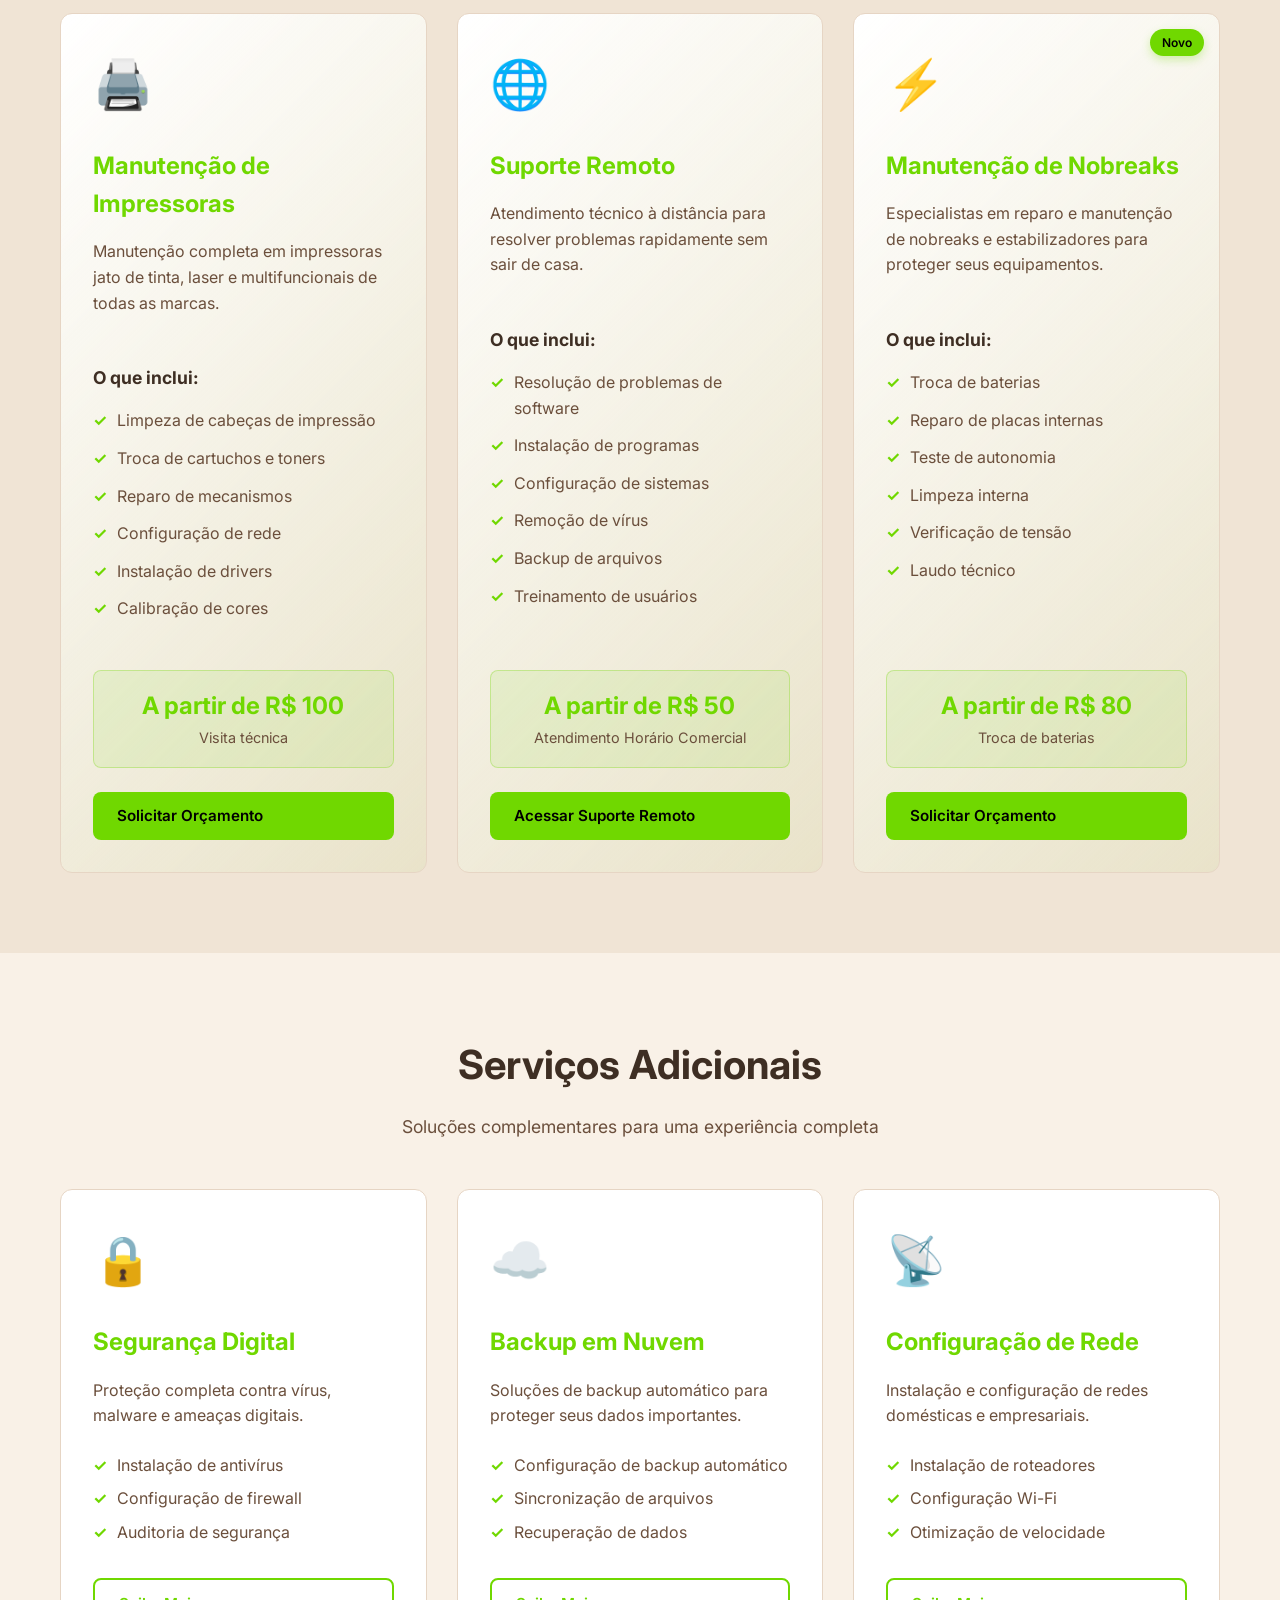
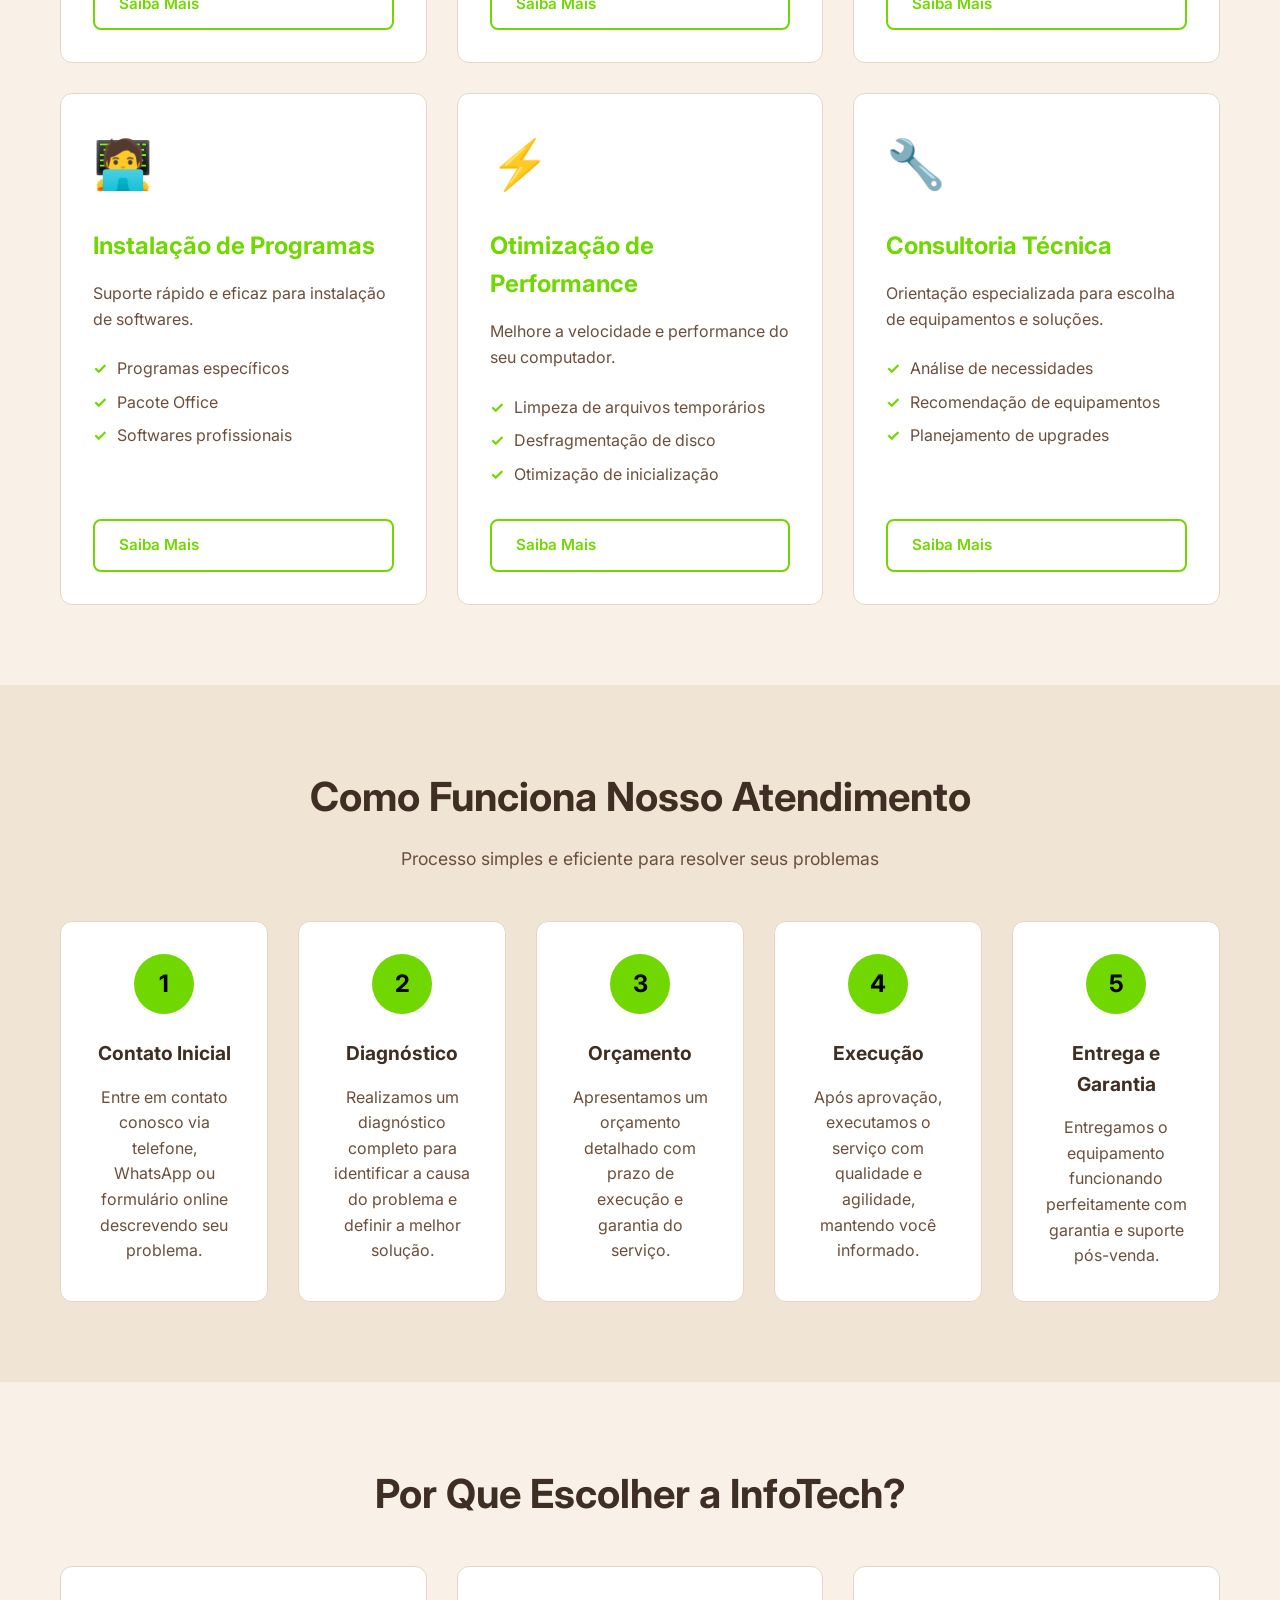
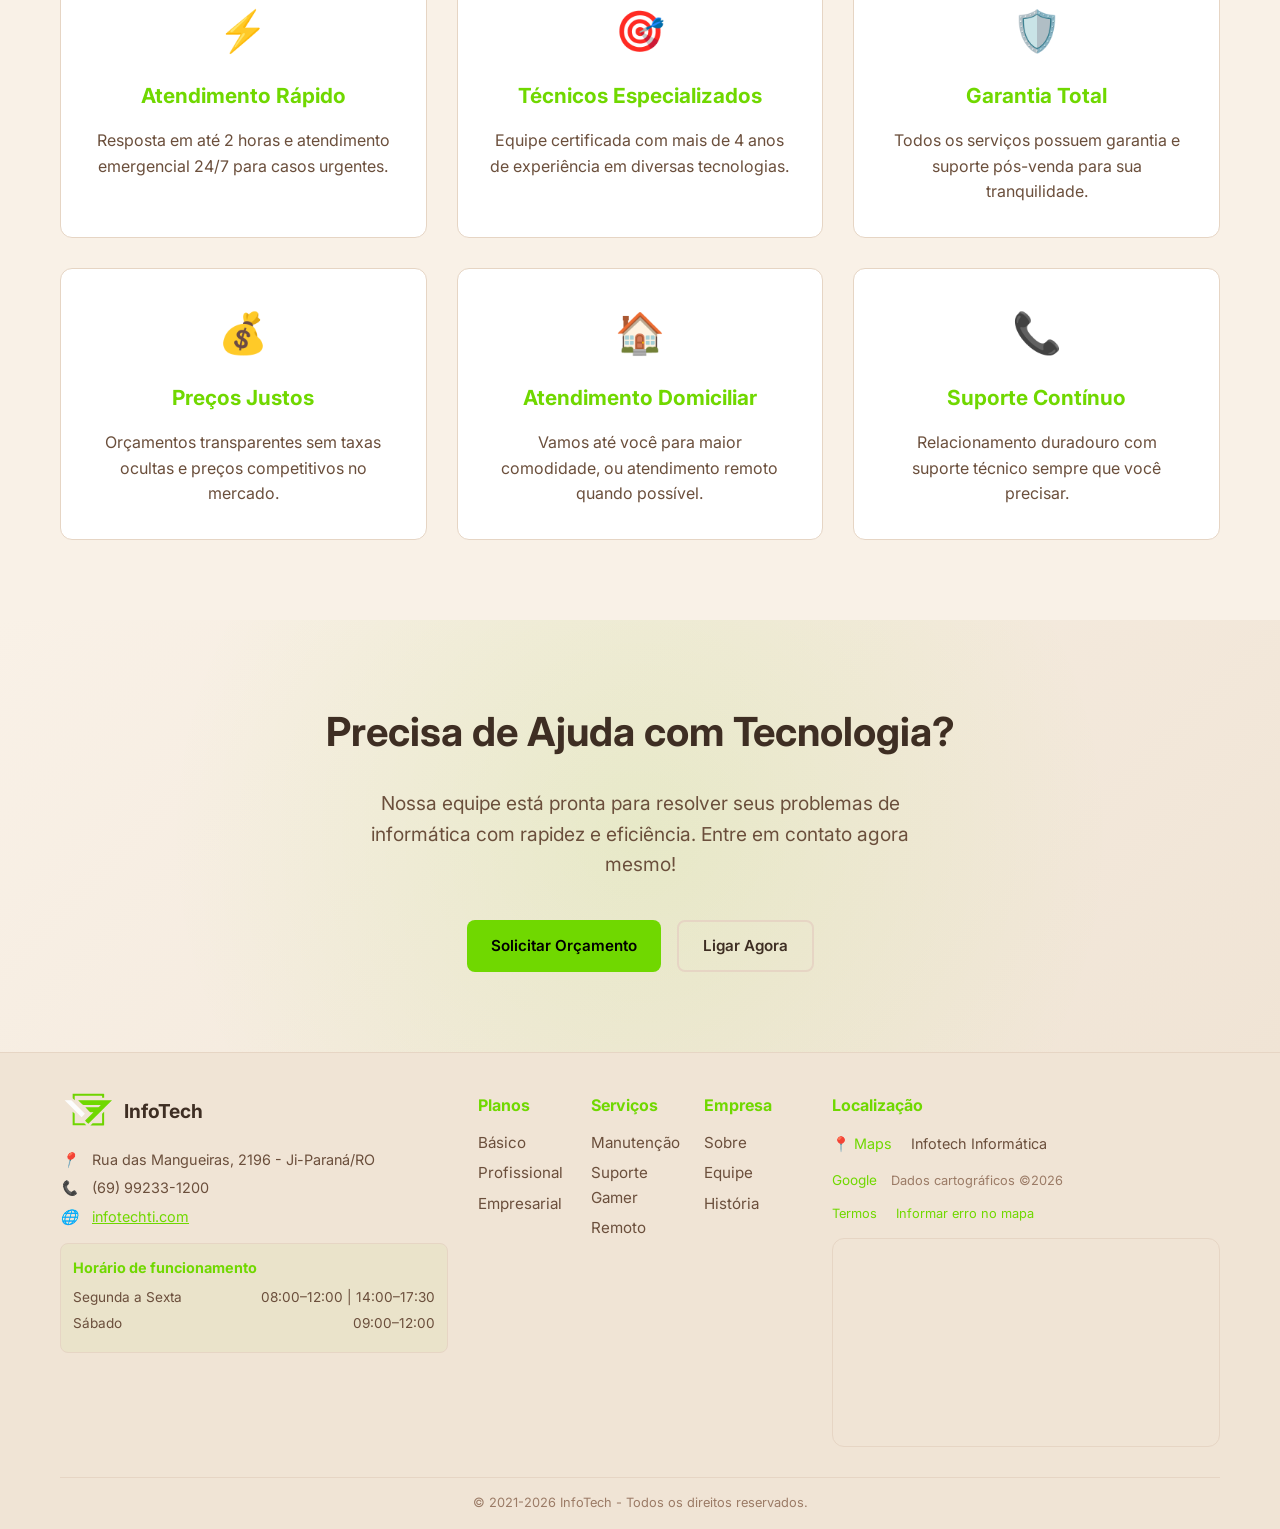
<file: servicos.html>
<!DOCTYPE html>
<html lang="pt-BR">
<head>
    <!-- Google tag (gtag.js) -->
    <script async src="https://www.googletagmanager.com/gtag/js?id=G-PBCYNCZFKP"></script>
    <script>
        window.dataLayer = window.dataLayer || [];
        function gtag(){dataLayer.push(arguments);}
        gtag('js', new Date());
        gtag('config', 'G-PBCYNCZFKP');
    </script>

    <meta charset="UTF-8">
    <meta name="viewport" content="width=device-width, initial-scale=1.0">
    <title>Serviços - InfoTech | Suporte Técnico Especializado</title>
    <meta name="description" content="Serviços de TI da InfoTech: manutenção de computadores, notebooks, impressoras, suporte gamer, suporte remoto e muito mais em Ji-Paraná.">
    
    <!-- Favicon -->
    <link rel="icon" type="image/x-icon" href="/favicon.ico">
    <link rel="icon" type="image/png" sizes="16x16" href="/favicon-16x16.png">
    <link rel="icon" type="image/png" sizes="32x32" href="/favicon-32x32.png">
    
    <link href="https://fonts.googleapis.com/css2?family=Inter:wght@300;400;500;600;700;800&display=swap" rel="stylesheet">
    <link rel="stylesheet" href="css/styles.css">
    
    <style>
        /* Estilos específicos para página de serviços */
        
        /* Hero Section */
        .hero {
            padding: 150px 0 80px;
            background: var(--gradient-bg);
            text-align: center;
        }

        .hero-badge {
            display: inline-block;
            background: rgba(112,216,0,0.1);
            color: var(--primary-green);
            padding: 0.5rem 1.5rem;
            border-radius: 50px;
            font-weight: 600;
            margin-bottom: 2rem;
            border: 1px solid rgba(112,216,0,0.3);
            animation: fadeInUp 0.8s ease forwards;
            opacity: 0;
        }

        .hero h1 {
            font-size: clamp(2.5rem, 5vw, 3.5rem);
            margin-bottom: 1.5rem;
            background: linear-gradient(135deg, var(--text-primary) 0%, var(--primary-green) 100%);
            -webkit-background-clip: text;
            -webkit-text-fill-color: transparent;
            background-clip: text;
            animation: fadeInUp 0.8s ease 0.2s forwards;
            opacity: 0;
        }

        .hero p {
            color: var(--text-secondary);
            font-size: 1.2rem;
            max-width: 700px;
            margin: 0 auto;
            animation: fadeInUp 0.8s ease 0.4s forwards;
            opacity: 0;
        }

        /* Grid de serviços */
        .services-grid {
            display: grid;
            grid-template-columns: repeat(auto-fit, minmax(350px, 1fr));
            gap: 30px;
            margin-top: 40px;
        }

        /* Badge de novo serviço */
        .service-badge-new {
            position: absolute;
            top: 15px;
            right: 15px;
            background: var(--primary-green);
            color: #000;
            padding: 4px 12px;
            border-radius: 20px;
            font-size: 12px;
            font-weight: 600;
            z-index: 2;
            box-shadow: 0 4px 10px rgba(112,216,0,0.3);
        }

        /* Service card específico */
        .service-card {
            position: relative;
            background: var(--card-bg);
            padding: 2rem;
            border-radius: 12px;
            border: 1px solid var(--border-color);
            transition: all 0.3s ease;
            height: 100%;
            display: flex;
            flex-direction: column;
        }

        .service-card:hover {
            transform: translateY(-5px);
            border-color: var(--primary-green);
            box-shadow: 0 10px 30px rgba(112,216,0,0.1);
        }

        .service-card.featured {
            background: linear-gradient(135deg, var(--card-bg) 0%, rgba(112,216,0,0.05) 100%);
        }

        .service-icon {
            font-size: 3rem;
            margin-bottom: 1.5rem;
        }

        .service-card h3 {
            color: var(--primary-green);
            font-size: 1.5rem;
            margin-bottom: 1rem;
        }

        .service-card p {
            color: var(--text-secondary);
            margin-bottom: 1.5rem;
            line-height: 1.6;
        }

        .service-features {
            margin: 1.5rem 0;
            flex: 1;
        }

        .service-features h4 {
            color: var(--text-primary);
            margin-bottom: 1rem;
            font-size: 1.1rem;
        }

        .service-features ul {
            list-style: none;
        }

        .service-features li {
            color: var(--text-secondary);
            margin-bottom: 0.75rem;
            padding-left: 1.5rem;
            position: relative;
        }

        .service-features li::before {
            content: "✓";
            color: var(--primary-green);
            position: absolute;
            left: 0;
            font-weight: bold;
        }

        .service-pricing {
            background: rgba(112,216,0,0.1);
            padding: 1rem;
            border-radius: 8px;
            margin-bottom: 1.5rem;
            text-align: center;
            border: 1px solid rgba(112,216,0,0.3);
        }

        .price {
            display: block;
            font-size: 1.5rem;
            font-weight: 700;
            color: var(--primary-green);
        }

        .price-note {
            font-size: 0.9rem;
            color: var(--text-secondary);
        }

        .service-card .btn {
            margin-top: auto;
        }

        /* Seções */
        .main-services {
            padding: 80px 0;
            background: var(--darker-bg);
        }

        .additional-services {
            padding: 80px 0;
            background: var(--dark-bg);
        }

        .service-process {
            padding: 80px 0;
            background: var(--darker-bg);
        }

        .why-choose-us {
            padding: 80px 0;
            background: var(--dark-bg);
        }

        /* Process steps */
        .process-steps {
            display: grid;
            grid-template-columns: repeat(auto-fit, minmax(200px, 1fr));
            gap: 30px;
            margin-top: 40px;
        }

        .step {
            text-align: center;
            background: var(--card-bg);
            padding: 2rem;
            border-radius: 12px;
            border: 1px solid var(--border-color);
            transition: all 0.3s ease;
        }

        .step:hover {
            border-color: var(--primary-green);
            transform: translateY(-5px);
        }

        .step-number {
            width: 60px;
            height: 60px;
            background: var(--primary-green);
            color: #000;
            border-radius: 50%;
            display: flex;
            align-items: center;
            justify-content: center;
            font-size: 1.5rem;
            font-weight: 700;
            margin: 0 auto 1.5rem;
        }

        .step h3 {
            color: var(--text-primary);
            margin-bottom: 1rem;
            font-size: 1.2rem;
        }

        .step p {
            color: var(--text-secondary);
            line-height: 1.6;
        }

        /* Benefits grid */
        .benefits-grid {
            display: grid;
            grid-template-columns: repeat(auto-fit, minmax(300px, 1fr));
            gap: 30px;
            margin-top: 40px;
        }

        .benefit {
            background: var(--card-bg);
            padding: 2rem;
            border-radius: 12px;
            border: 1px solid var(--border-color);
            text-align: center;
            transition: all 0.3s ease;
        }

        .benefit:hover {
            border-color: var(--primary-green);
            transform: translateY(-5px);
        }

        .benefit-icon {
            font-size: 2.5rem;
            margin-bottom: 1rem;
        }

        .benefit h3 {
            color: var(--primary-green);
            margin-bottom: 1rem;
            font-size: 1.3rem;
        }

        .benefit p {
            color: var(--text-secondary);
            line-height: 1.6;
        }

        /* CTA Section */
        .cta-section {
            padding: 80px 0;
            background: var(--gradient-bg);
            position: relative;
            text-align: center;
        }

        .cta-section::before {
            content: '';
            position: absolute;
            top: 0;
            left: 0;
            right: 0;
            bottom: 0;
            background: radial-gradient(circle at 50% 50%, rgba(112, 216, 0, 0.1) 0%, transparent 70%);
        }

        .cta-content {
            position: relative;
            z-index: 2;
            max-width: 700px;
            margin: 0 auto;
        }

        .cta-content h2 {
            font-size: 2.5rem;
            margin-bottom: 1.5rem;
            color: var(--text-primary);
        }

        .cta-content p {
            color: var(--text-secondary);
            margin-bottom: 2.5rem;
            font-size: 1.2rem;
        }

        .cta-buttons {
            display: flex;
            gap: 1rem;
            justify-content: center;
            flex-wrap: wrap;
        }

        /* Botão outline */
        .btn-outline {
            background: transparent;
            color: var(--primary-green);
            border: 2px solid var(--primary-green);
        }

        .btn-outline:hover {
            background: var(--primary-green);
            color: #000;
        }

        /* Responsividade */
        @media (max-width: 768px) {
            .hero {
                padding: 120px 0 60px;
            }

            .hero h1 {
                font-size: 2.5rem;
            }

            .services-grid {
                grid-template-columns: 1fr;
            }

            .process-steps {
                grid-template-columns: 1fr;
            }

            .benefits-grid {
                grid-template-columns: 1fr;
            }

            .cta-content h2 {
                font-size: 2rem;
            }

            .cta-buttons {
                flex-direction: column;
                align-items: center;
            }

            .cta-buttons .btn {
                width: 100%;
                max-width: 300px;
            }
        }

        @media (max-width: 480px) {
            .hero h1 {
                font-size: 2rem;
            }
            
            .hero p {
                font-size: 1rem;
            }

            .service-card {
                padding: 1.5rem;
            }

            .service-card h3 {
                font-size: 1.3rem;
            }
        }

        /* Animações */
        @keyframes fadeInUp {
            from {
                opacity: 0;
                transform: translateY(30px);
            }
            to {
                opacity: 1;
                transform: translateY(0);
            }
        }

        .service-card {
            animation: fadeInUp 0.6s ease forwards;
            opacity: 0;
        }

        .service-card:nth-child(1) { animation-delay: 0.1s; }
        .service-card:nth-child(2) { animation-delay: 0.15s; }
        .service-card:nth-child(3) { animation-delay: 0.2s; }
        .service-card:nth-child(4) { animation-delay: 0.25s; }
        .service-card:nth-child(5) { animation-delay: 0.3s; }
        .service-card:nth-child(6) { animation-delay: 0.35s; }
        .service-card:nth-child(7) { animation-delay: 0.4s; }
        .service-card:nth-child(8) { animation-delay: 0.45s; }
        .service-card:nth-child(9) { animation-delay: 0.5s; }
        .service-card:nth-child(10) { animation-delay: 0.55s; }
        .service-card:nth-child(11) { animation-delay: 0.6s; }
        .service-card:nth-child(12) { animation-delay: 0.65s; }
    </style>
</head>
<body>
    <!-- Header -->
    <header class="header">
        <nav class="navbar">
            <div class="container">
                <div class="logo">
                    <a href="index.html">
                        <svg xmlns="http://www.w3.org/2000/svg" viewBox="0 0 495 307">
                            <path fill="#70D800" d="M222.745285,239.754761 C246.537872,216.038010 270.079498,192.571945 293.621124,169.105896 C293.421875,168.717636 293.222626,168.329376 293.023376,167.941116 C284.604736,167.941116 276.183289,168.057663 267.769531,167.854858 C265.795441,167.807281 263.285004,167.251068 261.974579,165.960739 C249.271790,153.452545 236.770050,140.740097 224.224396,128.072617 C223.805557,127.649712 223.529282,127.085609 222.575073,125.698280 C225.200150,125.698280 226.938568,125.698280 228.677002,125.698280 C263.002350,125.698357 297.328217,125.776215 331.652100,125.552551 C334.432434,125.534431 337.732452,124.063713 339.869354,122.207161 C345.571930,117.252769 350.771851,111.719826 356.171539,106.416824 C355.959534,105.989998 355.747528,105.563179 355.535522,105.136353 C353.787567,105.136353 352.039581,105.136353 350.291595,105.136353 C302.302765,105.136360 254.313843,105.101982 206.325241,105.205635 C202.724503,105.213409 200.096313,104.278511 197.523666,101.681541 C185.107071,89.147591 172.499832,76.802490 159.012894,63.452721 C259.357056,63.452721 358.293274,63.452721 456.393646,63.452721 C387.390411,132.292953 317.910614,201.608643 248.779785,270.576172 C240.184494,262.019440 230.456482,252.335052 220.455856,242.379318 C220.817825,241.957809 221.656067,240.981628 222.745285,239.754761 Z"/>
                            <path fill="#FDFDFD" d="M130.154877,93.845566 C159.887604,123.726234 189.369247,153.357986 218.434036,182.570740 C208.674072,192.375626 198.863022,202.231827 189.483292,211.654724 C140.371140,162.594177 90.702187,112.977386 40.639870,62.967648 C43.530575,62.967648 46.271526,62.967667 49.012474,62.967644 C64.507103,62.967514 80.003265,62.862083 95.494614,63.087418 C97.671600,63.119083 100.334152,64.241531 101.905914,65.757172 C111.378670,74.891678 120.598999,84.287964 130.154877,93.845566 Z"/>
                            <path fill="#6FD401" d="M128.945892,58.444138 C128.946121,59.977589 128.946121,61.082783 128.946121,63.141567 C122.710358,57.057999 117.160370,51.687561 111.692055,46.235203 C111.187492,45.732128 111.009048,44.707996 111.006310,43.924664 C110.964531,31.952517 110.977226,19.980181 110.977226,7.517497 C113.155807,7.419791 114.932854,7.270594 116.709915,7.270365 C205.036148,7.258996 293.362427,7.299698 381.688416,7.154734 C386.563965,7.146732 387.960419,8.542521 387.744537,13.316285 C387.368500,21.631964 387.526855,29.979160 387.695557,38.308399 C387.760590,41.518925 386.778961,42.833031 383.437988,42.656193 C379.130524,42.428192 374.801880,42.600662 369.529968,42.600662 C369.529968,38.201607 369.346680,34.114761 369.585327,30.052706 C369.793457,26.509773 368.830505,25.052996 364.915039,25.058144 C287.588043,25.159840 210.260910,25.133030 132.933792,25.144915 C131.800659,25.145090 130.667557,25.304541 128.945648,25.433884 C128.945648,36.462723 128.945648,47.239300 128.945892,58.444138 Z"/>
                            <path fill="#6FD401" d="M381.840363,284.091797 C343.763153,284.091766 306.164185,284.091766 268.565186,284.091766 C268.341461,283.733246 268.117706,283.374756 267.893951,283.016235 C273.370117,277.604309 278.732269,272.067047 284.422394,266.890259 C285.510010,265.900757 287.890289,266.140625 289.674774,266.137451 C313.997772,266.094482 338.320862,266.108521 362.643951,266.108551 C364.617828,266.108551 366.591705,266.108582 369.139618,266.108582 C369.285767,263.827606 369.512573,261.919586 369.514465,260.011353 C369.538452,235.521713 369.598755,211.031601 369.458771,186.542725 C369.436951,182.732498 370.530487,179.952499 373.325317,177.360962 C377.823456,173.190018 381.978821,168.649399 387.143768,163.383209 C387.143768,204.225449 387.143768,243.813232 387.143768,283.841370 C385.526123,283.925354 383.922363,284.008606 381.840363,284.091797 Z"/>
                            <path fill="#70D601" d="M110.963837,179.010071 C110.963821,174.022583 110.963821,169.532761 110.963821,163.385651 C115.888924,168.283279 119.690781,172.538086 123.994522,176.203598 C127.905197,179.534332 129.113144,183.278595 129.056808,188.364395 C128.792969,212.186005 128.939636,236.012146 128.939651,259.836670 C128.939667,261.650757 128.939651,263.464844 128.939651,266.114624 C131.194458,266.114624 133.108521,266.114624 135.022583,266.114624 C159.680130,266.114685 184.338043,266.177765 208.994843,266.042603 C212.447266,266.023682 214.905930,267.011505 217.290237,269.495850 C221.649994,274.038574 226.364777,278.240601 230.931503,282.584686 C230.710999,282.944305 230.490494,283.303894 230.269974,283.663513 C190.783432,283.663513 151.296875,283.663513 110.963860,283.663513 C110.963860,248.981216 110.963860,214.244476 110.963837,179.010071 Z"/>
                        </svg>
                        <span>InfoTech</span>
                    </a>
                </div>

                <ul class="nav-menu">
                    <li><a href="index.html" class="nav-link">Início</a></li>
                    <li><a href="planos.html" class="nav-link">Planos</a></li>
                    <li><a href="servicos.html" class="nav-link active">Serviços</a></li>
                    <li><a href="suporte.html" class="nav-link">Suporte Remoto</a></li>
                    <li><a href="sobre.html" class="nav-link">Sobre</a></li>
                    <li><a href="#contato" class="nav-link">Contato</a></li>
                </ul>

                <div style="display: flex; align-items: center; gap: 15px;">
                    <!-- Botão de alternância de tema -->
                    <button class="theme-toggle" aria-label="Alternar modo claro/escuro">
                        <span class="icon">☀️</span>
                    </button>
                    <!-- Botão Fale Conosco -->
                    <a href="https://wa.me/5569992331200?text=Olá,%20gostaria%20de%20falar%20com%20a%20Infotech" target="_blank" class="btn btn-primary">Fale Conosco</a>
                </div>

                <div class="hamburger">
                    <span></span>
                    <span></span>
                    <span></span>
                </div>
            </div>
        </nav>
    </header>

    <!-- Hero Section -->
    <section class="hero">
        <div class="container">
            <div class="hero-badge">🔧 Serviços Especializados</div>
            <h1>Nossos Serviços de TI</h1>
            <p>Oferecemos uma ampla gama de serviços especializados em tecnologia da informação para atender todas as suas necessidades digitais com excelência e profissionalismo.</p>
        </div>
    </section>

    <!-- Serviços Principais -->
    <section class="main-services">
        <div class="container">
            <h2>Serviços Principais</h2>
            <p class="section-subtitle">Soluções completas para manter sua tecnologia sempre funcionando</p>
            
            <div class="services-grid">
                <!-- Manutenção de Computadores -->
                <div class="service-card featured">
                    <div class="service-icon">🖥️</div>
                    <h3>Manutenção de Computadores</h3>
                    <p>Serviços completos de manutenção preventiva e corretiva para computadores desktop e workstations.</p>
                    
                    <div class="service-features">
                        <h4>O que inclui:</h4>
                        <ul>
                            <li>Limpeza interna e externa</li>
                            <li>Troca de componentes defeituosos</li>
                            <li>Otimização de performance</li>
                            <li>Instalação de software</li>
                            <li>Backup de dados</li>
                            <li>Diagnóstico completo</li>
                        </ul>
                    </div>
                    
                    <div class="service-pricing">
                        <span class="price">A partir de R$ 60</span>
                        <span class="price-note">Realizamos Diagnóstico</span>
                    </div>
                    
                    <a href="https://wa.me/5569992331200?text=Olá,%20quero%20um%20orçamento%20para%20manutenção%20de%20computador" target="_blank" class="btn btn-primary">Solicitar Orçamento</a>
                </div>

                <!-- Suporte Gamer -->
                <div class="service-card featured">
                    <div class="service-icon">🎮</div>
                    <h3>Suporte Gamer</h3>
                    <p>Especialistas em montagem, otimização e manutenção de PCs gamers para máxima performance.</p>
                    
                    <div class="service-features">
                        <h4>O que inclui:</h4>
                        <ul>
                            <li>Montagem de PC gamer</li>
                            <li>Overclock seguro</li>
                            <li>Otimização de jogos</li>
                            <li>Instalação de drivers</li>
                            <li>Configuração de RGB</li>
                            <li>Teste de stress</li>
                        </ul>
                    </div>
                    
                    <div class="service-pricing">
                        <span class="price">A partir de R$ 150</span>
                        <span class="price-note">Consultoria incluída</span>
                    </div>
                    
                    <a href="https://wa.me/5569992331200?text=Olá,%20quero%20um%20orçamento%20para%20suporte%20gamer" target="_blank" class="btn btn-primary">Solicitar Orçamento</a>
                </div>

                <!-- Manutenção de Notebooks -->
                <div class="service-card featured">
                    <div class="service-icon">💻</div>
                    <h3>Manutenção de Notebooks</h3>
                    <p>Serviços especializados em notebooks com técnicas avançadas e peças originais.</p>
                    
                    <div class="service-features">
                        <h4>O que inclui:</h4>
                        <ul>
                            <li>Troca de tela e teclado</li>
                            <li>Reparo de placa-mãe</li>
                            <li>Upgrade de memória/SSD</li>
                            <li>Limpeza do sistema de refrigeração</li>
                            <li>Reparo de conectores</li>
                            <li>Recuperação de dados</li>
                        </ul>
                    </div>
                    
                    <div class="service-pricing">
                        <span class="price">A partir de R$ 100</span>
                        <span class="price-note">Fazemos Orçamento</span>
                    </div>
                    
                    <a href="https://wa.me/5569992331200?text=Olá,%20quero%20um%20orçamento%20para%20manutenção%20de%20notebook" target="_blank" class="btn btn-primary">Solicitar Orçamento</a>
                </div>

                <!-- Manutenção de Impressoras -->
                <div class="service-card featured">
                    <div class="service-icon">🖨️</div>
                    <h3>Manutenção de Impressoras</h3>
                    <p>Manutenção completa em impressoras jato de tinta, laser e multifuncionais de todas as marcas.</p>
                    
                    <div class="service-features">
                        <h4>O que inclui:</h4>
                        <ul>
                            <li>Limpeza de cabeças de impressão</li>
                            <li>Troca de cartuchos e toners</li>
                            <li>Reparo de mecanismos</li>
                            <li>Configuração de rede</li>
                            <li>Instalação de drivers</li>
                            <li>Calibração de cores</li>
                        </ul>
                    </div>
                    
                    <div class="service-pricing">
                        <span class="price">A partir de R$ 100</span>
                        <span class="price-note">Visita técnica</span>
                    </div>
                    
                    <a href="https://wa.me/5569992331200?text=Olá,%20quero%20um%20orçamento%20para%20manutenção%20de%20impressora" target="_blank" class="btn btn-primary">Solicitar Orçamento</a>
                </div>

                <!-- Suporte Remoto -->
                <div class="service-card featured">
                    <div class="service-icon">🌐</div>
                    <h3>Suporte Remoto</h3>
                    <p>Atendimento técnico à distância para resolver problemas rapidamente sem sair de casa.</p>
                    
                    <div class="service-features">
                        <h4>O que inclui:</h4>
                        <ul>
                            <li>Resolução de problemas de software</li>
                            <li>Instalação de programas</li>
                            <li>Configuração de sistemas</li>
                            <li>Remoção de vírus</li>
                            <li>Backup de arquivos</li>
                            <li>Treinamento de usuários</li>
                        </ul>
                    </div>
                    
                    <div class="service-pricing">
                        <span class="price">A partir de R$ 50</span>
                        <span class="price-note">Atendimento Horário Comercial</span>
                    </div>
                    
                    <a href="suporte.html" class="btn btn-primary">Acessar Suporte Remoto</a>
                </div>

                <!-- NOVO: Manutenção de Nobreaks -->
                <div class="service-card featured">
                    <div class="service-badge-new">Novo</div>
                    <div class="service-icon">⚡</div>
                    <h3>Manutenção de Nobreaks</h3>
                    <p>Especialistas em reparo e manutenção de nobreaks e estabilizadores para proteger seus equipamentos.</p>
                    
                    <div class="service-features">
                        <h4>O que inclui:</h4>
                        <ul>
                            <li>Troca de baterias</li>
                            <li>Reparo de placas internas</li>
                            <li>Teste de autonomia</li>
                            <li>Limpeza interna</li>
                            <li>Verificação de tensão</li>
                            <li>Laudo técnico</li>
                        </ul>
                    </div>
                    
                    <div class="service-pricing">
                        <span class="price">A partir de R$ 80</span>
                        <span class="price-note">Troca de baterias</span>
                    </div>
                    
                    <a href="https://wa.me/5569992331200?text=Olá,%20quero%20um%20orçamento%20para%20manutenção%20de%20nobreak" target="_blank" class="btn btn-primary">Solicitar Orçamento</a>
                </div>
            </div>
        </div>
    </section>

    <!-- Serviços Adicionais -->
    <section class="additional-services">
        <div class="container">
            <h2>Serviços Adicionais</h2>
            <p class="section-subtitle">Soluções complementares para uma experiência completa</p>
            
            <div class="services-grid">
                <!-- Segurança Digital -->
                <div class="service-card">
                    <div class="service-icon">🔒</div>
                    <h3>Segurança Digital</h3>
                    <p>Proteção completa contra vírus, malware e ameaças digitais.</p>
                    <ul>
                        <li>Instalação de antivírus</li>
                        <li>Configuração de firewall</li>
                        <li>Auditoria de segurança</li>
                    </ul>
                    <a href="https://wa.me/5569992331200?text=Olá,%20quero%20saber%20mais%20sobre%20Segurança%20Digital" target="_blank" class="btn btn-outline">Saiba Mais</a>
                </div>
                
                <!-- Backup em Nuvem -->
                <div class="service-card">
                    <div class="service-icon">☁️</div>
                    <h3>Backup em Nuvem</h3>
                    <p>Soluções de backup automático para proteger seus dados importantes.</p>
                    <ul>
                        <li>Configuração de backup automático</li>
                        <li>Sincronização de arquivos</li>
                        <li>Recuperação de dados</li>
                    </ul>
                    <a href="https://wa.me/5569992331200?text=Olá,%20quero%20saber%20mais%20sobre%20Backup%20em%20Nuvem" target="_blank" class="btn btn-outline">Saiba Mais</a>
                </div>
                
                <!-- Configuração de Rede -->
                <div class="service-card">
                    <div class="service-icon">📡</div>
                    <h3>Configuração de Rede</h3>
                    <p>Instalação e configuração de redes domésticas e empresariais.</p>
                    <ul>
                        <li>Instalação de roteadores</li>
                        <li>Configuração Wi-Fi</li>
                        <li>Otimização de velocidade</li>
                    </ul>
                    <a href="https://wa.me/5569992331200?text=Olá,%20quero%20saber%20mais%20sobre%20Configuração%20de%20Rede" target="_blank" class="btn btn-outline">Saiba Mais</a>
                </div>
                
                <!-- Instalação de Programas -->
                <div class="service-card">
                    <div class="service-icon">🧑‍💻</div>
                    <h3>Instalação de Programas</h3>
                    <p>Suporte rápido e eficaz para instalação de softwares.</p>
                    <ul>
                        <li>Programas específicos</li>
                        <li>Pacote Office</li>
                        <li>Softwares profissionais</li>
                    </ul>
                    <a href="https://wa.me/5569992331200?text=Olá,%20quero%20saber%20mais%20sobre%20Instalação%20de%20Programas" target="_blank" class="btn btn-outline">Saiba Mais</a>
                </div>
                
                <!-- Otimização de Performance -->
                <div class="service-card">
                    <div class="service-icon">⚡</div>
                    <h3>Otimização de Performance</h3>
                    <p>Melhore a velocidade e performance do seu computador.</p>
                    <ul>
                        <li>Limpeza de arquivos temporários</li>
                        <li>Desfragmentação de disco</li>
                        <li>Otimização de inicialização</li>
                    </ul>
                    <a href="https://wa.me/5569992331200?text=Olá,%20quero%20saber%20mais%20sobre%20Otimização%20de%20Performance" target="_blank" class="btn btn-outline">Saiba Mais</a>
                </div>
                
                <!-- Consultoria Técnica -->
                <div class="service-card">
                    <div class="service-icon">🔧</div>
                    <h3>Consultoria Técnica</h3>
                    <p>Orientação especializada para escolha de equipamentos e soluções.</p>
                    <ul>
                        <li>Análise de necessidades</li>
                        <li>Recomendação de equipamentos</li>
                        <li>Planejamento de upgrades</li>
                    </ul>
                    <a href="https://wa.me/5569992331200?text=Olá,%20quero%20saber%20mais%20sobre%20Consultoria%20Técnica" target="_blank" class="btn btn-outline">Saiba Mais</a>
                </div>
            </div>
        </div>
    </section>

    <!-- Como Funciona -->
    <section class="service-process">
        <div class="container">
            <h2>Como Funciona Nosso Atendimento</h2>
            <p class="section-subtitle">Processo simples e eficiente para resolver seus problemas</p>
            
            <div class="process-steps">
                <div class="step">
                    <div class="step-number">1</div>
                    <h3>Contato Inicial</h3>
                    <p>Entre em contato conosco via telefone, WhatsApp ou formulário online descrevendo seu problema.</p>
                </div>
                
                <div class="step">
                    <div class="step-number">2</div>
                    <h3>Diagnóstico</h3>
                    <p>Realizamos um diagnóstico completo para identificar a causa do problema e definir a melhor solução.</p>
                </div>
                
                <div class="step">
                    <div class="step-number">3</div>
                    <h3>Orçamento</h3>
                    <p>Apresentamos um orçamento detalhado com prazo de execução e garantia do serviço.</p>
                </div>
                
                <div class="step">
                    <div class="step-number">4</div>
                    <h3>Execução</h3>
                    <p>Após aprovação, executamos o serviço com qualidade e agilidade, mantendo você informado.</p>
                </div>
                
                <div class="step">
                    <div class="step-number">5</div>
                    <h3>Entrega e Garantia</h3>
                    <p>Entregamos o equipamento funcionando perfeitamente com garantia e suporte pós-venda.</p>
                </div>
            </div>
        </div>
    </section>

    <!-- Por Que Escolher a InfoTech -->
    <section class="why-choose-us">
        <div class="container">
            <h2>Por Que Escolher a InfoTech?</h2>
            
            <div class="benefits-grid">
                <div class="benefit">
                    <div class="benefit-icon">⚡</div>
                    <h3>Atendimento Rápido</h3>
                    <p>Resposta em até 2 horas e atendimento emergencial 24/7 para casos urgentes.</p>
                </div>
                
                <div class="benefit">
                    <div class="benefit-icon">🎯</div>
                    <h3>Técnicos Especializados</h3>
                    <p>Equipe certificada com mais de 4 anos de experiência em diversas tecnologias.</p>
                </div>
                
                <div class="benefit">
                    <div class="benefit-icon">🛡️</div>
                    <h3>Garantia Total</h3>
                    <p>Todos os serviços possuem garantia e suporte pós-venda para sua tranquilidade.</p>
                </div>
                
                <div class="benefit">
                    <div class="benefit-icon">💰</div>
                    <h3>Preços Justos</h3>
                    <p>Orçamentos transparentes sem taxas ocultas e preços competitivos no mercado.</p>
                </div>
                
                <div class="benefit">
                    <div class="benefit-icon">🏠</div>
                    <h3>Atendimento Domiciliar</h3>
                    <p>Vamos até você para maior comodidade, ou atendimento remoto quando possível.</p>
                </div>
                
                <div class="benefit">
                    <div class="benefit-icon">📞</div>
                    <h3>Suporte Contínuo</h3>
                    <p>Relacionamento duradouro com suporte técnico sempre que você precisar.</p>
                </div>
            </div>
        </div>
    </section>

    <!-- CTA Section -->
    <section id="contato" class="cta-section">
        <div class="container">
            <div class="cta-content">
                <h2>Precisa de Ajuda com Tecnologia?</h2>
                <p>Nossa equipe está pronta para resolver seus problemas de informática com rapidez e eficiência. Entre em contato agora mesmo!</p>
                <div class="cta-buttons">
                    <a href="https://wa.me/5569992331200?text=Olá,%20gostaria%20de%20solicitar%20um%20orçamento" target="_blank" class="btn btn-primary">Solicitar Orçamento</a>
                    <a href="tel:+5569992331200" class="btn btn-secondary">Ligar Agora</a>
                </div>
            </div>
        </div>
    </section>

    <!-- FOOTER COMPACTO - COM HORÁRIO DESTACADO E LINKS VERDES -->
<footer class="footer" style="padding: 40px 0 15px;">
    <div class="container">
        <div class="footer-content" style="grid-template-columns: 1.2fr 1fr 1.2fr; gap: 30px; margin-bottom: 30px;">
            <!-- Coluna 1: Informações da Empresa -->
            <div class="footer-info">
                <div class="logo" style="margin-bottom: 15px;">
                    <a href="index.html" style="display: flex; align-items: center; gap: 8px; text-decoration: none;">
                        <svg xmlns="http://www.w3.org/2000/svg" viewBox="0 0 495 307" style="height: 35px; width: auto;">
                            <path fill="#70D800" d="M222.745285,239.754761 C246.537872,216.038010 270.079498,192.571945 293.621124,169.105896 C293.421875,168.717636 293.222626,168.329376 293.023376,167.941116 C284.604736,167.941116 276.183289,168.057663 267.769531,167.854858 C265.795441,167.807281 263.285004,167.251068 261.974579,165.960739 C249.271790,153.452545 236.770050,140.740097 224.224396,128.072617 C223.805557,127.649712 223.529282,127.085609 222.575073,125.698280 C225.200150,125.698280 226.938568,125.698280 228.677002,125.698280 C263.002350,125.698357 297.328217,125.776215 331.652100,125.552551 C334.432434,125.534431 337.732452,124.063713 339.869354,122.207161 C345.571930,117.252769 350.771851,111.719826 356.171539,106.416824 C355.959534,105.989998 355.747528,105.563179 355.535522,105.136353 C353.787567,105.136353 352.039581,105.136353 350.291595,105.136353 C302.302765,105.136360 254.313843,105.101982 206.325241,105.205635 C202.724503,105.213409 200.096313,104.278511 197.523666,101.681541 C185.107071,89.147591 172.499832,76.802490 159.012894,63.452721 C259.357056,63.452721 358.293274,63.452721 456.393646,63.452721 C387.390411,132.292953 317.910614,201.608643 248.779785,270.576172 C240.184494,262.019440 230.456482,252.335052 220.455856,242.379318 C220.817825,241.957809 221.656067,240.981628 222.745285,239.754761 Z"/>
                            <path fill="#FDFDFD" d="M130.154877,93.845566 C159.887604,123.726234 189.369247,153.357986 218.434036,182.570740 C208.674072,192.375626 198.863022,202.231827 189.483292,211.654724 C140.371140,162.594177 90.702187,112.977386 40.639870,62.967648 C43.530575,62.967648 46.271526,62.967667 49.012474,62.967644 C64.507103,62.967514 80.003265,62.862083 95.494614,63.087418 C97.671600,63.119083 100.334152,64.241531 101.905914,65.757172 C111.378670,74.891678 120.598999,84.287964 130.154877,93.845566 Z"/>
                            <path fill="#6FD401" d="M128.945892,58.444138 C128.946121,59.977589 128.946121,61.082783 128.946121,63.141567 C122.710358,57.057999 117.160370,51.687561 111.692055,46.235203 C111.187492,45.732128 111.009048,44.707996 111.006310,43.924664 C110.964531,31.952517 110.977226,19.980181 110.977226,7.517497 C113.155807,7.419791 114.932854,7.270594 116.709915,7.270365 C205.036148,7.258996 293.362427,7.299698 381.688416,7.154734 C386.563965,7.146732 387.960419,8.542521 387.744537,13.316285 C387.368500,21.631964 387.526855,29.979160 387.695557,38.308399 C387.760590,41.518925 386.778961,42.833031 383.437988,42.656193 C379.130524,42.428192 374.801880,42.600662 369.529968,42.600662 C369.529968,38.201607 369.346680,34.114761 369.585327,30.052706 C369.793457,26.509773 368.830505,25.052996 364.915039,25.058144 C287.588043,25.159840 210.260910,25.133030 132.933792,25.144915 C131.800659,25.145090 130.667557,25.304541 128.945648,25.433884 C128.945648,36.462723 128.945648,47.239300 128.945892,58.444138 Z"/>
                            <path fill="#6FD401" d="M381.840363,284.091797 C343.763153,284.091766 306.164185,284.091766 268.565186,284.091766 C268.341461,283.733246 268.117706,283.374756 267.893951,283.016235 C273.370117,277.604309 278.732269,272.067047 284.422394,266.890259 C285.510010,265.900757 287.890289,266.140625 289.674774,266.137451 C313.997772,266.094482 338.320862,266.108521 362.643951,266.108551 C364.617828,266.108551 366.591705,266.108582 369.139618,266.108582 C369.285767,263.827606 369.512573,261.919586 369.514465,260.011353 C369.538452,235.521713 369.598755,211.031601 369.458771,186.542725 C369.436951,182.732498 370.530487,179.952499 373.325317,177.360962 C377.823456,173.190018 381.978821,168.649399 387.143768,163.383209 C387.143768,204.225449 387.143768,243.813232 387.143768,283.841370 C385.526123,283.925354 383.922363,284.008606 381.840363,284.091797 Z"/>
                            <path fill="#70D601" d="M110.963837,179.010071 C110.963821,174.022583 110.963821,169.532761 110.963821,163.385651 C115.888924,168.283279 119.690781,172.538086 123.994522,176.203598 C127.905197,179.534332 129.113144,183.278595 129.056808,188.364395 C128.792969,212.186005 128.939636,236.012146 128.939651,259.836670 C128.939667,261.650757 128.939651,263.464844 128.939651,266.114624 C131.194458,266.114624 133.108521,266.114624 135.022583,266.114624 C159.680130,266.114685 184.338043,266.177765 208.994843,266.042603 C212.447266,266.023682 214.905930,267.011505 217.290237,269.495850 C221.649994,274.038574 226.364777,278.240601 230.931503,282.584686 C230.710999,282.944305 230.490494,283.303894 230.269974,283.663513 C190.783432,283.663513 151.296875,283.663513 110.963860,283.663513 C110.963860,248.981216 110.963860,214.244476 110.963837,179.010071 Z"/>
                        </svg>
                        <span style="color: var(--text-primary); font-size: 1.2rem; font-weight: 700;">InfoTech</span>
                    </a>
                </div>
                
                <p style="margin-bottom: 5px; font-size: 0.9rem;"><i>📍</i> Rua das Mangueiras, 2196 - Ji-Paraná/RO</p>
                <p style="margin-bottom: 5px; font-size: 0.9rem;"><i>📞</i> (69) 99233-1200</p>
                <p style="margin-bottom: 5px; font-size: 0.9rem;"><i>🌐</i> <a href="https://infotechti.com" target="_blank" style="color: var(--primary-green);">infotechti.com</a></p>
                
                <!-- HORÁRIO DESTACADO IGUAL AO INDEX (com fundo verde fraco) -->
                <div class="business-hours" style="background: rgba(112,216,0,0.05); padding: 12px; border-radius: 8px; border: 1px solid var(--border-color); margin-top: 15px;">
                    <h5 style="color: var(--primary-green); font-size: 0.9rem; margin-bottom: 8px;">Horário de funcionamento</h5>
                    <div class="hours-item" style="display: flex; justify-content: space-between; color: var(--text-secondary); font-size: 0.85rem; margin-bottom: 5px;">
                        <span>Segunda a Sexta</span>
                        <span>08:00–12:00 | 14:00–17:30</span>
                    </div>
                    <div class="hours-item" style="display: flex; justify-content: space-between; color: var(--text-secondary); font-size: 0.85rem;">
                        <span>Sábado</span>
                        <span>09:00–12:00</span>
                    </div>
                </div>
            </div>

            <!-- Coluna 2: Links Rápidos -->
            <div class="footer-links" style="grid-template-columns: repeat(3, 1fr); gap: 15px;">
                <div class="footer-column">
                    <h4 style="color: var(--primary-green); font-size: 1rem; margin-bottom: 12px;">Planos</h4>
                    <ul style="font-size: 0.85rem;">
                        <li style="margin-bottom: 6px;"><a href="planos.html#basico" style="color: var(--text-secondary); text-decoration: none;">Básico</a></li>
                        <li style="margin-bottom: 6px;"><a href="planos.html#profissional" style="color: var(--text-secondary); text-decoration: none;">Profissional</a></li>
                        <li style="margin-bottom: 6px;"><a href="planos.html#empresarial" style="color: var(--text-secondary); text-decoration: none;">Empresarial</a></li>
                    </ul>
                </div>
                <div class="footer-column">
                    <h4 style="color: var(--primary-green); font-size: 1rem; margin-bottom: 12px;">Serviços</h4>
                    <ul style="font-size: 0.85rem;">
                        <li style="margin-bottom: 6px;"><a href="servicos.html" style="color: var(--text-secondary); text-decoration: none;">Manutenção</a></li>
                        <li style="margin-bottom: 6px;"><a href="servicos.html" style="color: var(--text-secondary); text-decoration: none;">Suporte Gamer</a></li>
                        <li style="margin-bottom: 6px;"><a href="servicos.html" style="color: var(--text-secondary); text-decoration: none;">Remoto</a></li>
                    </ul>
                </div>
                <div class="footer-column">
                    <h4 style="color: var(--primary-green); font-size: 1rem; margin-bottom: 12px;">Empresa</h4>
                    <ul style="font-size: 0.85rem;">
                        <li style="margin-bottom: 6px;"><a href="sobre.html" style="color: var(--text-secondary); text-decoration: none;">Sobre</a></li>
                        <li style="margin-bottom: 6px;"><a href="sobre.html#equipe" style="color: var(--text-secondary); text-decoration: none;">Equipe</a></li>
                        <li style="margin-bottom: 6px;"><a href="sobre.html#historia" style="color: var(--text-secondary); text-decoration: none;">História</a></li>
                    </ul>
                </div>
            </div>

            <!-- Coluna 3: Localização COM LINKS VERDES -->
            <div class="footer-info">
                <h4 style="color: var(--primary-green); font-size: 1rem; margin-bottom: 12px;">Localização</h4>
                
                <!-- Links de localização em verde -->
                <div style="margin-bottom: 10px;">
                    <a href="https://maps.app.goo.gl/YR4enmhAQEX1EMp2A" target="_blank" style="color: var(--primary-green); font-size: 0.9rem; text-decoration: none; display: inline-block; margin-right: 15px;">📍 Maps</a>
                    <span style="color: var(--text-secondary); font-size: 0.9rem;">Infotech Informática</span>
                </div>
                
                <div style="margin-bottom: 8px;">
                    <a href="#" style="color: var(--primary-green); font-size: 0.85rem; text-decoration: none; margin-right: 10px;">Google</a>
                    <span style="color: var(--text-muted); font-size: 0.8rem;">Dados cartográficos ©2026</span>
                </div>
                
                <div style="margin-bottom: 12px;">
                    <a href="#" style="color: var(--primary-green); font-size: 0.8rem; text-decoration: none; margin-right: 15px;">Termos</a>
                    <a href="#" style="color: var(--primary-green); font-size: 0.8rem; text-decoration: none;">Informar erro no mapa</a>
                </div>
                
                <!-- Mapa compacto -->
                <div class="map-container" style="margin-top: 5px;">
                    <iframe 
                        src="https://www.google.com/maps/embed?pb=!1m14!1m8!1m3!1d3284.196410093257!2d-61.96687635978728!3d-10.876726595283571!3m2!1i1024!2i768!4f13.1!3m3!1m2!1s0x93c99b94067f77a9%3A0x40ff18c77f8d7c9a!2sInfotech%20Inform%C3%A1tica!5e0!3m2!1spt-BR!2sbr!4v1772728341971!5m2!1spt-BR!2sbr" 
                        width="100%" 
                        height="100" 
                        style="border:0; border-radius: 6px;" 
                        allowfullscreen="" 
                        loading="lazy">
                    </iframe>
                </div>
            </div>
        </div>
        
        <!-- Copyright simplificado -->
        <div class="footer-bottom" style="padding-top: 15px; border-top: 1px solid var(--border-color);">
            <p style="font-size: 0.8rem; color: var(--text-muted);">© 2021-2026 InfoTech - Todos os direitos reservados.</p>
        </div>
    </div>
</footer>

    <script src="js/main.js"></script>
    <script src="js/widget-atendimento.js"></script>

    <!-- Script do modo claro/escuro -->
    <script>
        (function() {
            function setTheme(theme) {
                if (theme === 'light') {
                    document.body.classList.add('light-mode');
                    document.querySelectorAll('.theme-toggle .icon').forEach(icon => {
                        icon.textContent = '🌙';
                    });
                } else {
                    document.body.classList.remove('light-mode');
                    document.querySelectorAll('.theme-toggle .icon').forEach(icon => {
                        icon.textContent = '☀️';
                    });
                }
                localStorage.setItem('theme', theme);
            }

            document.addEventListener('DOMContentLoaded', function() {
                const themeToggles = document.querySelectorAll('.theme-toggle');
                
                if (themeToggles.length === 0) return;

                const savedTheme = localStorage.getItem('theme');
                const prefersDark = window.matchMedia('(prefers-color-scheme: dark)').matches;

                if (savedTheme) {
                    setTheme(savedTheme);
                } else {
                    setTheme(prefersDark ? 'dark' : 'light');
                }

                themeToggles.forEach(toggle => {
                    toggle.addEventListener('click', function(e) {
                        e.preventDefault();
                        const isLight = document.body.classList.contains('light-mode');
                        setTheme(isLight ? 'dark' : 'light');
                    });
                });
            });
        })();
    </script>
    <script>
// REMOVER BOTÃO FALE CONOSCO DO MOBILE - VERSÃO RADICAL
(function() {
    function removerBotaoPermanente() {
        // Verifica se é mobile
        if (window.innerWidth <= 768) {
            // Procura o botão de várias formas
            const botoes = document.querySelectorAll(
                '.header-actions a.btn-primary, ' +
                '.header-actions .btn-primary, ' +
                'a.btn-primary.desktop-only, ' +
                '.btn-primary.desktop-only, ' +
                '.header-actions a[href*="wa.me"], ' +
                'a[href*="wa.me"].btn-primary'
            );
            
            // Remove cada botão encontrado
            botoes.forEach(botao => {
                if (botao && botao.parentNode) {
                    botao.remove();
                    console.log('✅ Botão removido com sucesso');
                }
            });
            
            // Verifica se ainda existe algum botão com texto "Fale Conosco"
            const todosLinks = document.querySelectorAll('a');
            todosLinks.forEach(link => {
                if (link.textContent.includes('Fale Conosco') && window.innerWidth <= 768) {
                    link.remove();
                    console.log('✅ Botão "Fale Conosco" removido por texto');
                }
            });
        }
    }
    
    // Executar várias vezes para garantir
    function executarMultiplasVezes() {
        removerBotaoPermanente();
        setTimeout(removerBotaoPermanente, 100);
        setTimeout(removerBotaoPermanente, 300);
        setTimeout(removerBotaoPermanente, 500);
        setTimeout(removerBotaoPermanente, 1000);
    }
    
    // Executar quando a página carregar
    document.addEventListener('DOMContentLoaded', executarMultiplasVezes);
    
    // Executar quando redimensionar
    window.addEventListener('resize', function() {
        setTimeout(executarMultiplasVezes, 100);
    });
    
    // Executar imediatamente
    executarMultiplasVezes();
})();
</script>
</body>
</html>
</file>
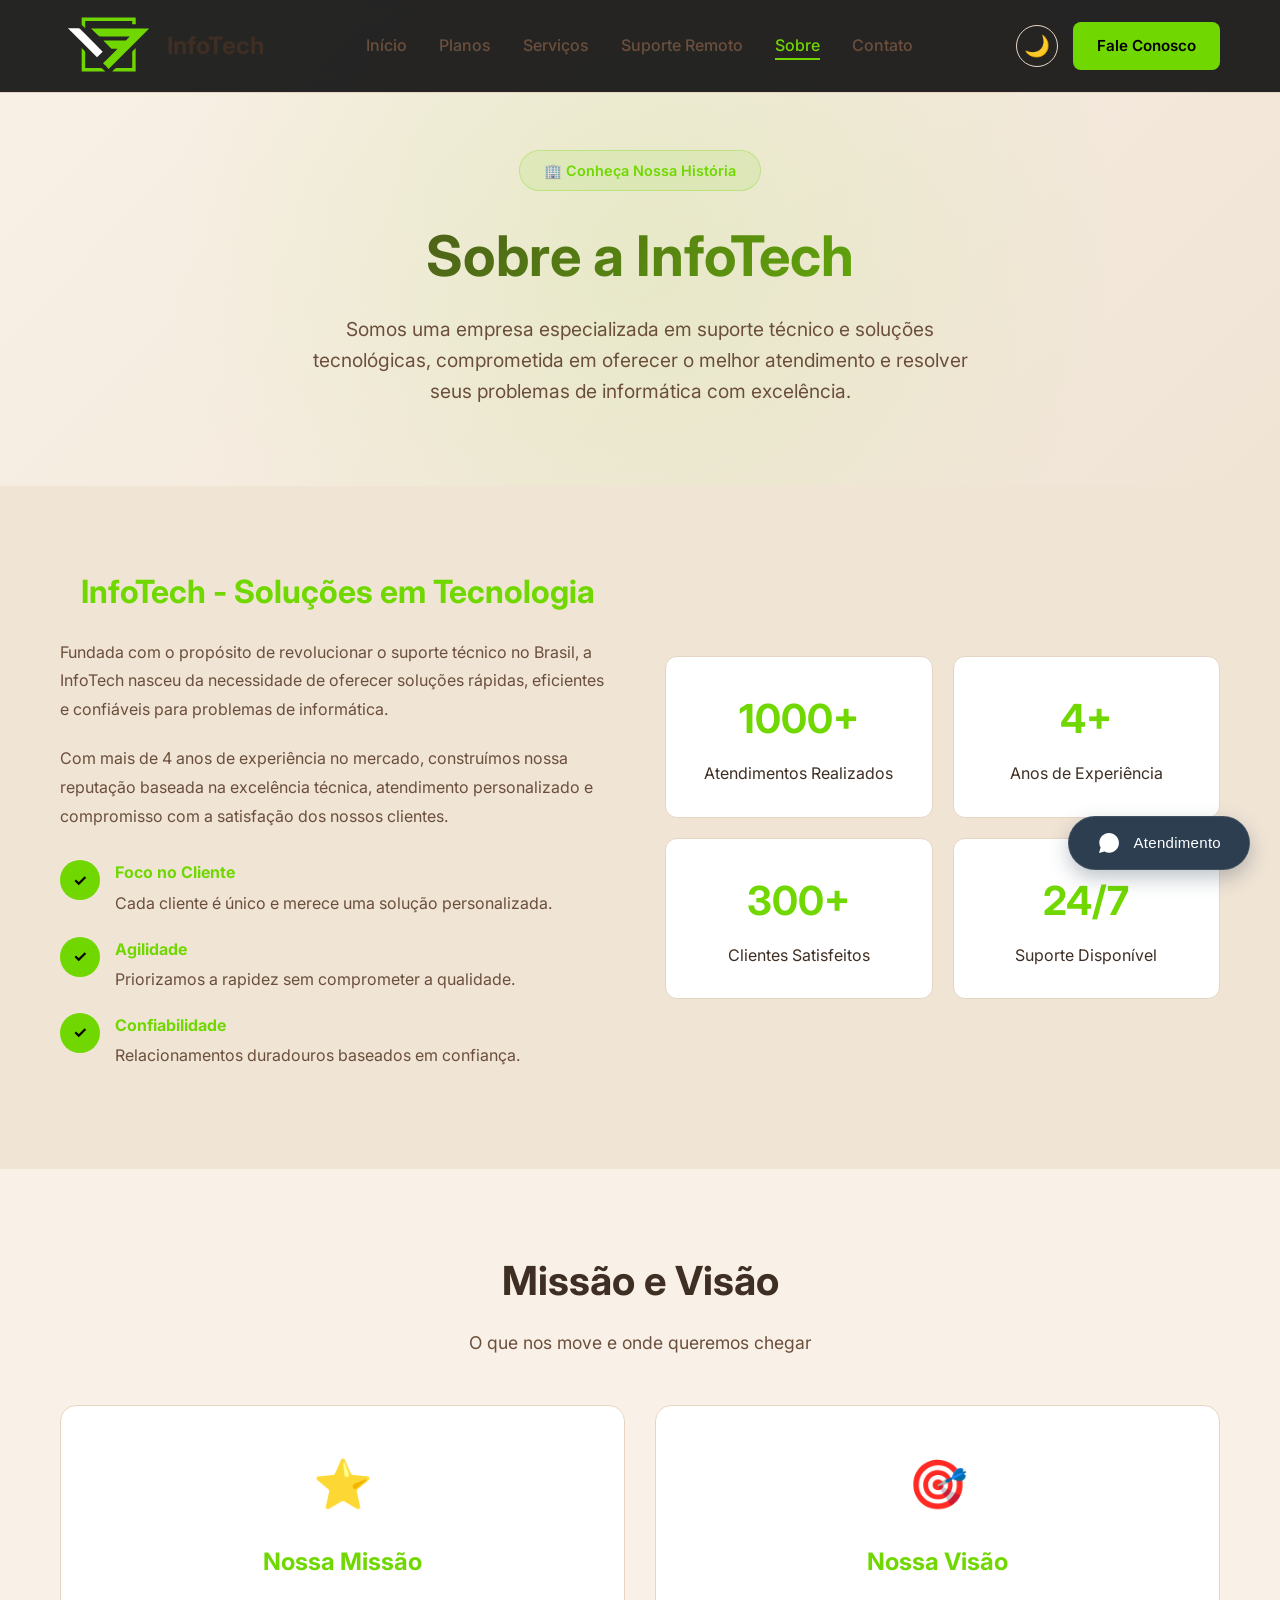
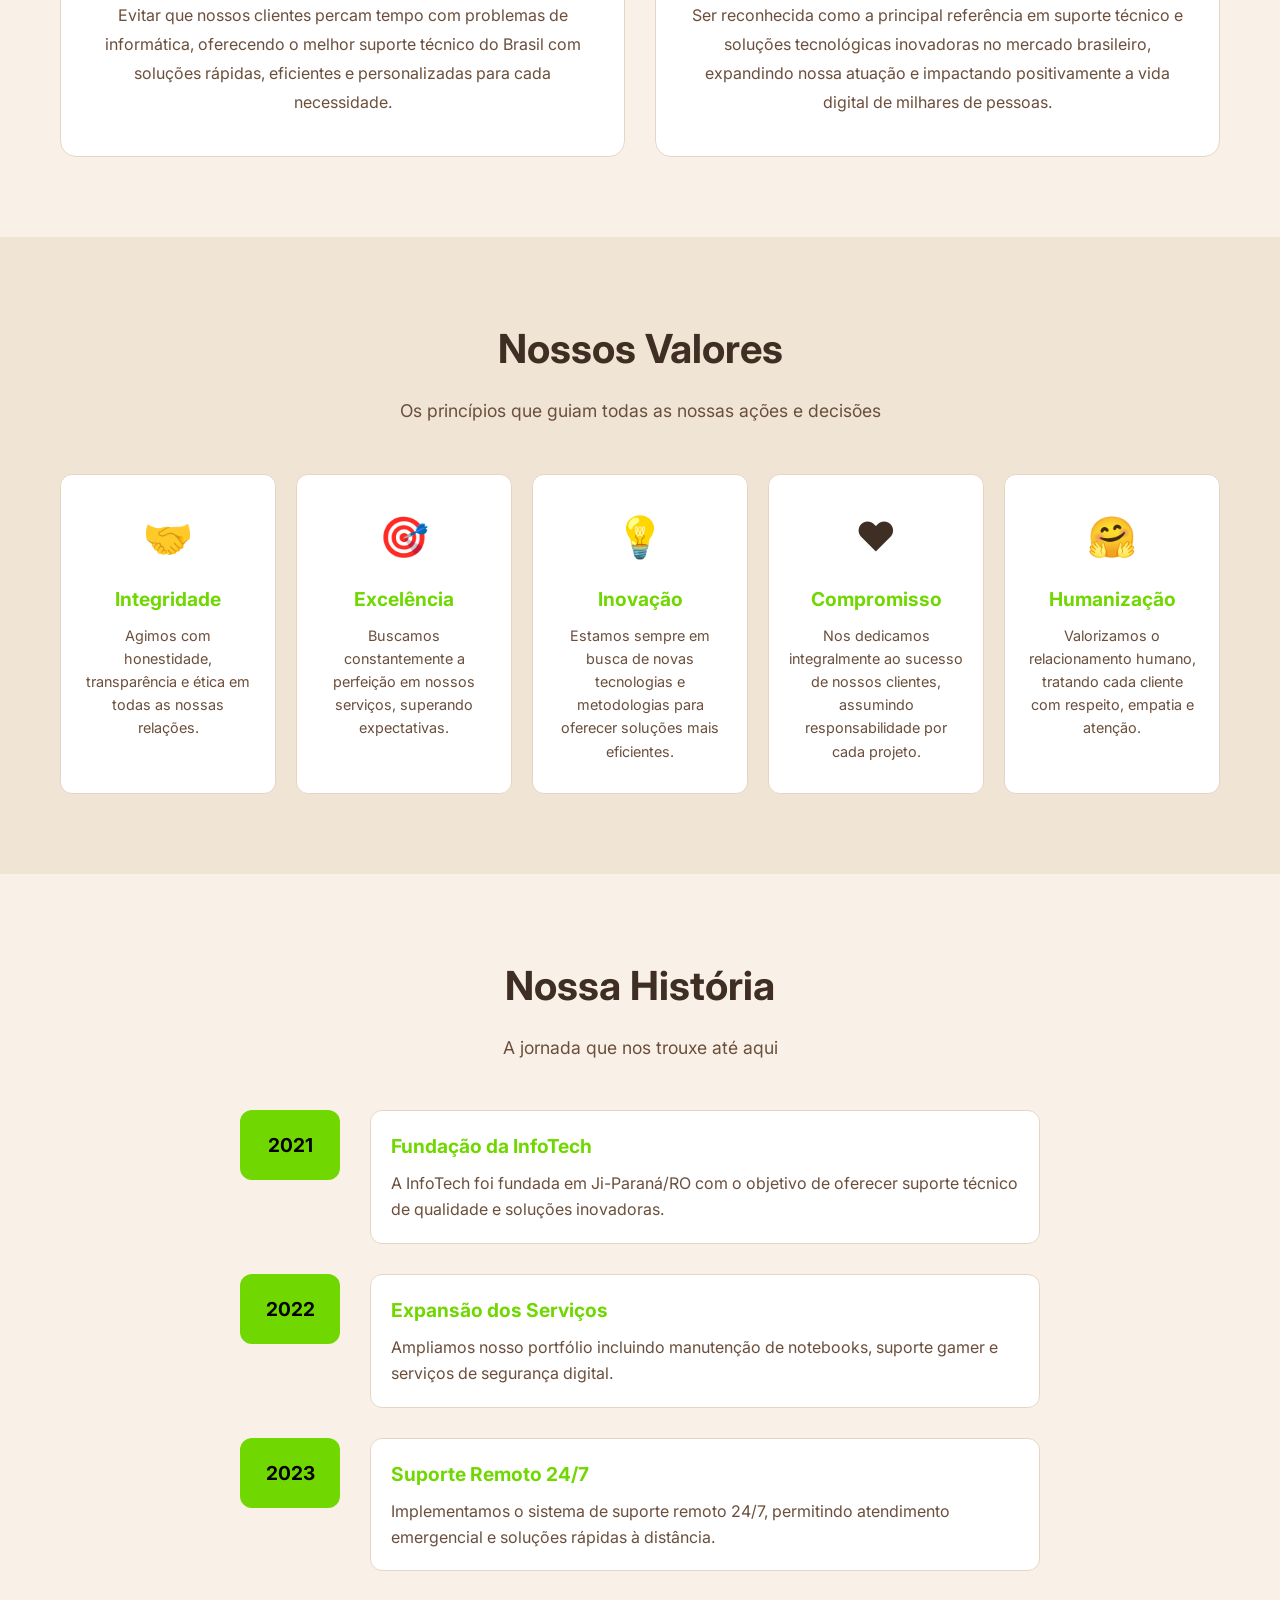
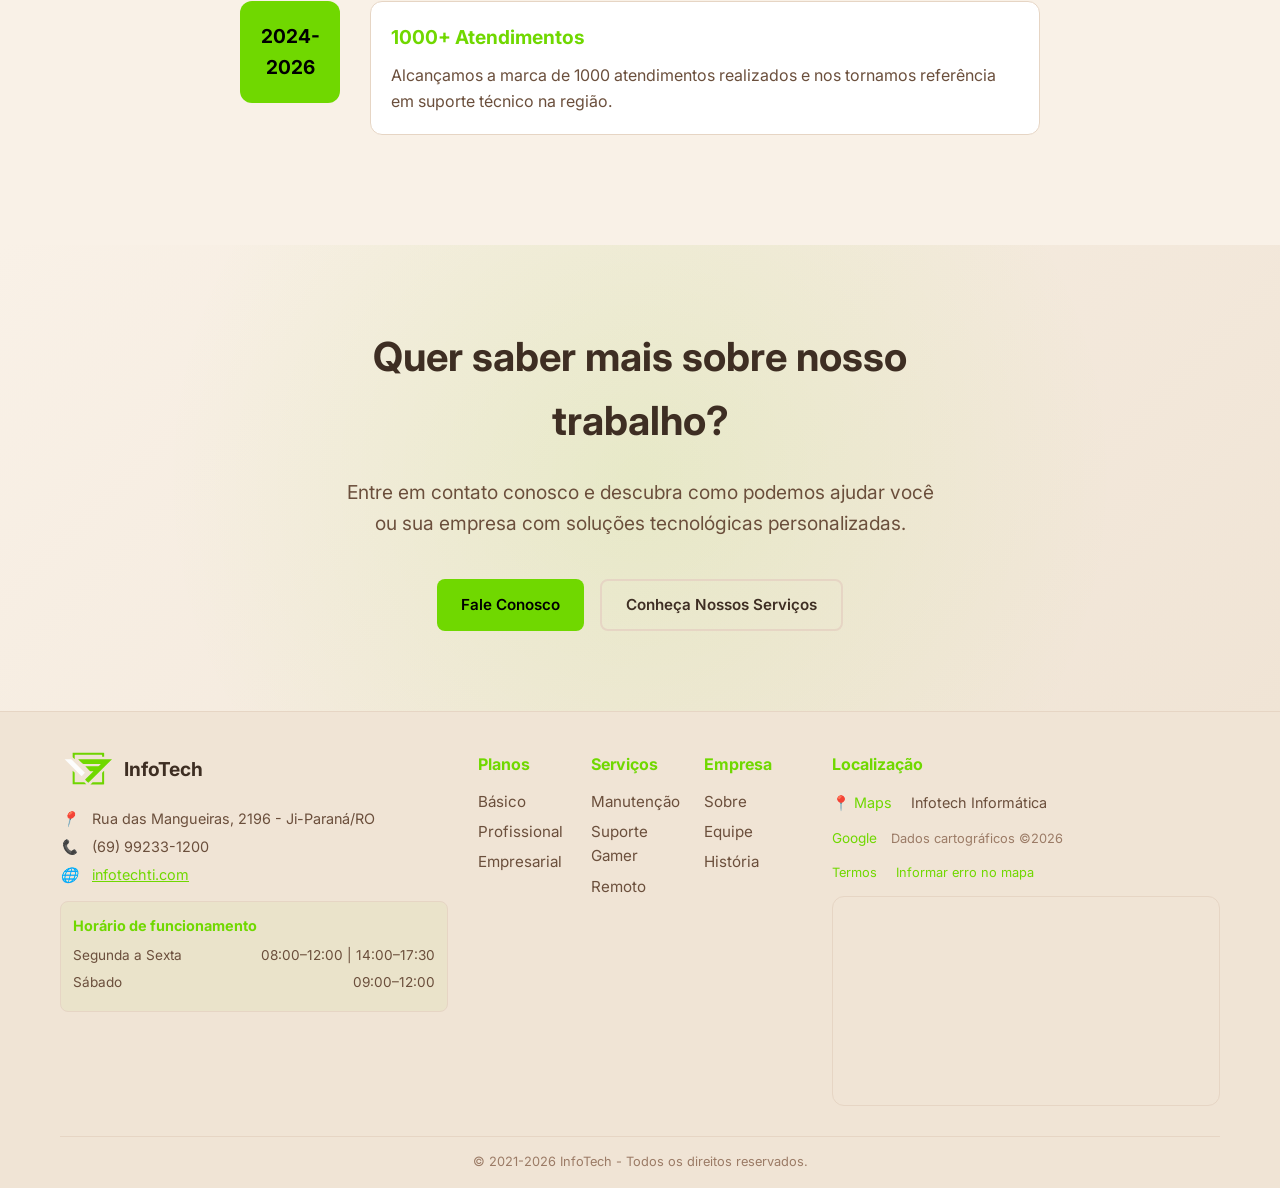
<file: sobre.html>
<!DOCTYPE html>
<html lang="pt-BR">
<head>
    <!-- Google tag (gtag.js) -->
    <script async src="https://www.googletagmanager.com/gtag/js?id=G-PBCYNCZFKP"></script>
    <script>
        window.dataLayer = window.dataLayer || [];
        function gtag(){dataLayer.push(arguments);}
        gtag('js', new Date());
        gtag('config', 'G-PBCYNCZFKP');
    </script>

    <meta charset="UTF-8">
    <meta name="viewport" content="width=device-width, initial-scale=1.0">
    <title>Sobre Nós - InfoTech | Suporte Técnico Especializado</title>
    <meta name="description" content="Conheça a história da InfoTech, empresa de tecnologia em Ji-Paraná com mais de 4 anos de experiência em suporte técnico e soluções em TI.">
    
    <!-- Favicon -->
    <link rel="icon" type="image/x-icon" href="/favicon.ico">
    <link rel="icon" type="image/png" sizes="16x16" href="/favicon-16x16.png">
    <link rel="icon" type="image/png" sizes="32x32" href="/favicon-32x32.png">
    <link rel="apple-touch-icon" sizes="180x180" href="/apple-touch-icon.png">
    
    <link href="https://fonts.googleapis.com/css2?family=Inter:wght@300;400;500;600;700;800&display=swap" rel="stylesheet">
    <link rel="stylesheet" href="css/styles.css">
    
    <style>
        /* Estilos específicos para página sobre */
        
        /* Hero Section */
        .hero {
            padding: 150px 0 80px;
            background: var(--gradient-bg);
            text-align: center;
        }

        .hero-badge {
            display: inline-block;
            background: rgba(112,216,0,0.1);
            color: var(--primary-green);
            padding: 0.5rem 1.5rem;
            border-radius: 50px;
            font-weight: 600;
            margin-bottom: 2rem;
            border: 1px solid rgba(112,216,0,0.3);
            animation: fadeInUp 0.8s ease forwards;
            opacity: 0;
        }

        .hero h1 {
            font-size: clamp(2.5rem, 5vw, 3.5rem);
            margin-bottom: 1.5rem;
            background: linear-gradient(135deg, var(--text-primary) 0%, var(--primary-green) 100%);
            -webkit-background-clip: text;
            -webkit-text-fill-color: transparent;
            background-clip: text;
            animation: fadeInUp 0.8s ease 0.2s forwards;
            opacity: 0;
        }

        .hero p {
            color: var(--text-secondary);
            font-size: 1.2rem;
            max-width: 700px;
            margin: 0 auto;
            animation: fadeInUp 0.8s ease 0.4s forwards;
            opacity: 0;
        }

        /* Company Overview */
        .about-overview {
            padding: 80px 0;
            background: var(--darker-bg);
        }

        .about-grid {
            display: grid;
            grid-template-columns: 1fr 1fr;
            gap: 50px;
            align-items: center;
        }

        .about-text h2 {
            color: var(--primary-green);
            margin-bottom: 20px;
            font-size: 2rem;
        }

        .about-text p {
            color: var(--text-secondary);
            line-height: 1.8;
            margin-bottom: 20px;
        }

        .highlights-list {
            margin-top: 30px;
        }

        .highlight-item {
            display: flex;
            gap: 15px;
            margin-bottom: 20px;
            align-items: flex-start;
        }

        .highlight-icon {
            background: var(--primary-green);
            color: #000;
            width: 40px;
            height: 40px;
            border-radius: 50%;
            display: flex;
            align-items: center;
            justify-content: center;
            font-weight: bold;
            flex-shrink: 0;
        }

        .highlight-content strong {
            color: var(--primary-green);
            display: block;
            margin-bottom: 5px;
        }

        .highlight-content span {
            color: var(--text-secondary);
        }

        .stats-grid-about {
            display: grid;
            grid-template-columns: repeat(2, 1fr);
            gap: 20px;
        }

        .stat-card-about {
            background: var(--card-bg);
            padding: 30px 20px;
            border-radius: 12px;
            border: 1px solid var(--border-color);
            text-align: center;
            transition: all 0.3s ease;
        }

        .stat-card-about:hover {
            border-color: var(--primary-green);
            transform: translateY(-5px);
        }

        .stat-card-about h3 {
            color: var(--primary-green);
            font-size: 2.5rem;
            margin-bottom: 10px;
        }

        .stat-card-about p {
            color: var(--text-primary);
            margin: 0;
        }

        /* Mission and Vision */
        .mission-vision {
            padding: 80px 0;
            background: var(--dark-bg);
        }

        .mv-grid {
            display: grid;
            grid-template-columns: repeat(2, 1fr);
            gap: 30px;
            margin-top: 40px;
        }

        .mv-card {
            background: var(--card-bg);
            padding: 40px 30px;
            border-radius: 16px;
            border: 1px solid var(--border-color);
            text-align: center;
            transition: all 0.3s ease;
        }

        .mv-card:hover {
            border-color: var(--primary-green);
            transform: translateY(-5px);
        }

        .mv-icon {
            font-size: 3rem;
            margin-bottom: 20px;
        }

        .mv-card h3 {
            color: var(--primary-green);
            margin-bottom: 20px;
            font-size: 1.5rem;
        }

        .mv-card p {
            color: var(--text-secondary);
            line-height: 1.8;
        }

        /* Values */
        .values-section {
            padding: 80px 0;
            background: var(--darker-bg);
        }

        .values-grid {
            display: grid;
            grid-template-columns: repeat(5, 1fr);
            gap: 20px;
            margin-top: 40px;
        }

        .value-card {
            background: var(--card-bg);
            padding: 30px 20px;
            border-radius: 12px;
            border: 1px solid var(--border-color);
            text-align: center;
            transition: all 0.3s ease;
        }

        .value-card:hover {
            border-color: var(--primary-green);
            transform: translateY(-5px);
        }

        .value-icon {
            font-size: 2.5rem;
            margin-bottom: 15px;
        }

        .value-card h4 {
            color: var(--primary-green);
            margin-bottom: 10px;
            font-size: 1.2rem;
        }

        .value-card p {
            color: var(--text-secondary);
            font-size: 0.9rem;
            line-height: 1.6;
        }

        /* History */
        .history-section {
            padding: 80px 0;
            background: var(--dark-bg);
        }

        .timeline {
            max-width: 800px;
            margin: 40px auto 0;
        }

        .timeline-item {
            display: grid;
            grid-template-columns: 100px 1fr;
            gap: 30px;
            margin-bottom: 30px;
            align-items: start;
        }

        .timeline-year {
            background: var(--primary-green);
            color: #000;
            padding: 20px;
            border-radius: 12px;
            text-align: center;
            font-weight: 700;
            font-size: 1.2rem;
        }

        .timeline-content {
            background: var(--card-bg);
            padding: 20px;
            border-radius: 12px;
            border: 1px solid var(--border-color);
            transition: all 0.3s ease;
        }

        .timeline-content:hover {
            border-color: var(--primary-green);
            transform: translateX(5px);
        }

        .timeline-content h4 {
            color: var(--primary-green);
            margin-bottom: 10px;
            font-size: 1.2rem;
        }

        .timeline-content p {
            color: var(--text-secondary);
            margin: 0;
            line-height: 1.6;
        }

        /* CTA Section */
        .cta-section {
            padding: 80px 0;
            background: var(--gradient-bg);
            position: relative;
            text-align: center;
        }

        .cta-section::before {
            content: '';
            position: absolute;
            top: 0;
            left: 0;
            right: 0;
            bottom: 0;
            background: radial-gradient(circle at 50% 50%, rgba(112,216,0,0.1) 0%, transparent 70%);
        }

        .cta-content {
            position: relative;
            z-index: 2;
            max-width: 700px;
            margin: 0 auto;
        }

        .cta-content h2 {
            font-size: 2.5rem;
            margin-bottom: 1.5rem;
            color: var(--text-primary);
        }

        .cta-content p {
            color: var(--text-secondary);
            margin-bottom: 2.5rem;
            font-size: 1.2rem;
        }

        .cta-buttons {
            display: flex;
            gap: 1rem;
            justify-content: center;
            flex-wrap: wrap;
        }

        /* Animações */
        @keyframes fadeInUp {
            from {
                opacity: 0;
                transform: translateY(30px);
            }
            to {
                opacity: 1;
                transform: translateY(0);
            }
        }

        .mv-card, .value-card, .timeline-item {
            animation: fadeInUp 0.6s ease forwards;
            opacity: 0;
        }

        .mv-card:nth-child(1) { animation-delay: 0.1s; }
        .mv-card:nth-child(2) { animation-delay: 0.2s; }

        .value-card:nth-child(1) { animation-delay: 0.1s; }
        .value-card:nth-child(2) { animation-delay: 0.15s; }
        .value-card:nth-child(3) { animation-delay: 0.2s; }
        .value-card:nth-child(4) { animation-delay: 0.25s; }
        .value-card:nth-child(5) { animation-delay: 0.3s; }

        .timeline-item:nth-child(1) { animation-delay: 0.1s; }
        .timeline-item:nth-child(2) { animation-delay: 0.2s; }
        .timeline-item:nth-child(3) { animation-delay: 0.3s; }
        .timeline-item:nth-child(4) { animation-delay: 0.4s; }

        /* Responsividade */
        @media (max-width: 968px) {
            .about-grid {
                grid-template-columns: 1fr;
            }
            
            .values-grid {
                grid-template-columns: repeat(3, 1fr);
            }
        }

        @media (max-width: 768px) {
            .hero {
                padding: 120px 0 60px;
            }

            .hero h1 {
                font-size: 2rem;
            }

            .hero p {
                font-size: 1rem;
            }

            .mv-grid {
                grid-template-columns: 1fr;
            }
            
            .values-grid {
                grid-template-columns: repeat(2, 1fr);
            }
            
            .timeline-item {
                grid-template-columns: 1fr;
                gap: 15px;
            }

            .cta-content h2 {
                font-size: 1.8rem;
            }

            .cta-content p {
                font-size: 1rem;
            }

            .cta-buttons {
                flex-direction: column;
                align-items: center;
            }

            .cta-buttons .btn {
                width: 100%;
                max-width: 280px;
            }

            .stats-grid-about {
                grid-template-columns: repeat(2, 1fr);
                gap: 15px;
            }

            .stat-card-about {
                padding: 20px;
            }

            .stat-card-about h3 {
                font-size: 2rem;
            }

            .about-text h2 {
                font-size: 1.8rem;
            }
        }

        @media (max-width: 480px) {
            .hero h1 {
                font-size: 1.8rem;
            }

            .stats-grid-about {
                grid-template-columns: 1fr;
            }
            
            .values-grid {
                grid-template-columns: 1fr;
            }
        }
    </style>
</head>
<body>
    <!-- Header -->
    <header class="header">
        <nav class="navbar">
            <div class="container">
                <div class="logo">
                    <a href="index.html">
                        <svg xmlns="http://www.w3.org/2000/svg" viewBox="0 0 495 307" style="height: 60px;">
                            <path fill="#70D800" d="M222.745285,239.754761 C246.537872,216.038010 270.079498,192.571945 293.621124,169.105896 C293.421875,168.717636 293.222626,168.329376 293.023376,167.941116 C284.604736,167.941116 276.183289,168.057663 267.769531,167.854858 C265.795441,167.807281 263.285004,167.251068 261.974579,165.960739 C249.271790,153.452545 236.770050,140.740097 224.224396,128.072617 C223.805557,127.649712 223.529282,127.085609 222.575073,125.698280 C225.200150,125.698280 226.938568,125.698280 228.677002,125.698280 C263.002350,125.698357 297.328217,125.776215 331.652100,125.552551 C334.432434,125.534431 337.732452,124.063713 339.869354,122.207161 C345.571930,117.252769 350.771851,111.719826 356.171539,106.416824 C355.959534,105.989998 355.747528,105.563179 355.535522,105.136353 C353.787567,105.136353 352.039581,105.136353 350.291595,105.136353 C302.302765,105.136360 254.313843,105.101982 206.325241,105.205635 C202.724503,105.213409 200.096313,104.278511 197.523666,101.681541 C185.107071,89.147591 172.499832,76.802490 159.012894,63.452721 C259.357056,63.452721 358.293274,63.452721 456.393646,63.452721 C387.390411,132.292953 317.910614,201.608643 248.779785,270.576172 C240.184494,262.019440 230.456482,252.335052 220.455856,242.379318 C220.817825,241.957809 221.656067,240.981628 222.745285,239.754761 Z"/>
                            <path fill="#FDFDFD" d="M130.154877,93.845566 C159.887604,123.726234 189.369247,153.357986 218.434036,182.570740 C208.674072,192.375626 198.863022,202.231827 189.483292,211.654724 C140.371140,162.594177 90.702187,112.977386 40.639870,62.967648 C43.530575,62.967648 46.271526,62.967667 49.012474,62.967644 C64.507103,62.967514 80.003265,62.862083 95.494614,63.087418 C97.671600,63.119083 100.334152,64.241531 101.905914,65.757172 C111.378670,74.891678 120.598999,84.287964 130.154877,93.845566 Z"/>
                            <path fill="#6FD401" d="M128.945892,58.444138 C128.946121,59.977589 128.946121,61.082783 128.946121,63.141567 C122.710358,57.057999 117.160370,51.687561 111.692055,46.235203 C111.187492,45.732128 111.009048,44.707996 111.006310,43.924664 C110.964531,31.952517 110.977226,19.980181 110.977226,7.517497 C113.155807,7.419791 114.932854,7.270594 116.709915,7.270365 C205.036148,7.258996 293.362427,7.299698 381.688416,7.154734 C386.563965,7.146732 387.960419,8.542521 387.744537,13.316285 C387.368500,21.631964 387.526855,29.979160 387.695557,38.308399 C387.760590,41.518925 386.778961,42.833031 383.437988,42.656193 C379.130524,42.428192 374.801880,42.600662 369.529968,42.600662 C369.529968,38.201607 369.346680,34.114761 369.585327,30.052706 C369.793457,26.509773 368.830505,25.052996 364.915039,25.058144 C287.588043,25.159840 210.260910,25.133030 132.933792,25.144915 C131.800659,25.145090 130.667557,25.304541 128.945648,25.433884 C128.945648,36.462723 128.945648,47.239300 128.945892,58.444138 Z"/>
                            <path fill="#6FD401" d="M381.840363,284.091797 C343.763153,284.091766 306.164185,284.091766 268.565186,284.091766 C268.341461,283.733246 268.117706,283.374756 267.893951,283.016235 C273.370117,277.604309 278.732269,272.067047 284.422394,266.890259 C285.510010,265.900757 287.890289,266.140625 289.674774,266.137451 C313.997772,266.094482 338.320862,266.108521 362.643951,266.108551 C364.617828,266.108551 366.591705,266.108582 369.139618,266.108582 C369.285767,263.827606 369.512573,261.919586 369.514465,260.011353 C369.538452,235.521713 369.598755,211.031601 369.458771,186.542725 C369.436951,182.732498 370.530487,179.952499 373.325317,177.360962 C377.823456,173.190018 381.978821,168.649399 387.143768,163.383209 C387.143768,204.225449 387.143768,243.813232 387.143768,283.841370 C385.526123,283.925354 383.922363,284.008606 381.840363,284.091797 Z"/>
                            <path fill="#70D601" d="M110.963837,179.010071 C110.963821,174.022583 110.963821,169.532761 110.963821,163.385651 C115.888924,168.283279 119.690781,172.538086 123.994522,176.203598 C127.905197,179.534332 129.113144,183.278595 129.056808,188.364395 C128.792969,212.186005 128.939636,236.012146 128.939651,259.836670 C128.939667,261.650757 128.939651,263.464844 128.939651,266.114624 C131.194458,266.114624 133.108521,266.114624 135.022583,266.114624 C159.680130,266.114685 184.338043,266.177765 208.994843,266.042603 C212.447266,266.023682 214.905930,267.011505 217.290237,269.495850 C221.649994,274.038574 226.364777,278.240601 230.931503,282.584686 C230.710999,282.944305 230.490494,283.303894 230.269974,283.663513 C190.783432,283.663513 151.296875,283.663513 110.963860,283.663513 C110.963860,248.981216 110.963860,214.244476 110.963837,179.010071 Z"/>
                        </svg>
                        <span>InfoTech</span>
                    </a>
                </div>

                <ul class="nav-menu">
                    <li><a href="index.html" class="nav-link">Início</a></li>
                    <li><a href="planos.html" class="nav-link">Planos</a></li>
                    <li><a href="servicos.html" class="nav-link">Serviços</a></li>
                    <li><a href="suporte.html" class="nav-link">Suporte Remoto</a></li>
                    <li><a href="sobre.html" class="nav-link active">Sobre</a></li>
                    <li><a href="#contato" class="nav-link">Contato</a></li>
                </ul>

                <div class="header-actions">
                    <button class="theme-toggle" aria-label="Alternar modo claro/escuro">
                        <span class="icon">☀️</span>
                    </button>
                    <a href="https://wa.me/5569992331200?text=Olá,%20gostaria%20de%20falar%20com%20a%20Infotech" target="_blank" class="btn btn-primary desktop-only">Fale Conosco</a>
                </div>

                <div class="hamburger">
                    <span></span>
                    <span></span>
                    <span></span>
                </div>
            </div>
        </nav>
    </header>

    <!-- Hero Section -->
    <section class="hero">
        <div class="container">
            <div class="hero-badge">🏢 Conheça Nossa História</div>
            <h1>Sobre a InfoTech</h1>
            <p>Somos uma empresa especializada em suporte técnico e soluções tecnológicas, comprometida em oferecer o melhor atendimento e resolver seus problemas de informática com excelência.</p>
        </div>
    </section>

    <!-- Company Overview -->
    <section class="about-overview">
        <div class="container">
            <div class="about-grid">
                <div class="about-text">
                    <h2>InfoTech - Soluções em Tecnologia</h2>
                    <p>Fundada com o propósito de revolucionar o suporte técnico no Brasil, a InfoTech nasceu da necessidade de oferecer soluções rápidas, eficientes e confiáveis para problemas de informática.</p>
                    <p>Com mais de 4 anos de experiência no mercado, construímos nossa reputação baseada na excelência técnica, atendimento personalizado e compromisso com a satisfação dos nossos clientes.</p>
                    
                    <div class="highlights-list">
                        <div class="highlight-item">
                            <div class="highlight-icon">✓</div>
                            <div class="highlight-content">
                                <strong>Foco no Cliente</strong>
                                <span>Cada cliente é único e merece uma solução personalizada.</span>
                            </div>
                        </div>
                        <div class="highlight-item">
                            <div class="highlight-icon">✓</div>
                            <div class="highlight-content">
                                <strong>Agilidade</strong>
                                <span>Priorizamos a rapidez sem comprometer a qualidade.</span>
                            </div>
                        </div>
                        <div class="highlight-item">
                            <div class="highlight-icon">✓</div>
                            <div class="highlight-content">
                                <strong>Confiabilidade</strong>
                                <span>Relacionamentos duradouros baseados em confiança.</span>
                            </div>
                        </div>
                    </div>
                </div>
                
                <div class="stats-grid-about">
                    <div class="stat-card-about">
                        <h3>1000+</h3>
                        <p>Atendimentos Realizados</p>
                    </div>
                    <div class="stat-card-about">
                        <h3>4+</h3>
                        <p>Anos de Experiência</p>
                    </div>
                    <div class="stat-card-about">
                        <h3>300+</h3>
                        <p>Clientes Satisfeitos</p>
                    </div>
                    <div class="stat-card-about">
                        <h3>24/7</h3>
                        <p>Suporte Disponível</p>
                    </div>
                </div>
            </div>
        </div>
    </section>

    <!-- Mission and Vision -->
    <section class="mission-vision">
        <div class="container">
            <h2>Missão e Visão</h2>
            <p class="section-subtitle">O que nos move e onde queremos chegar</p>
            
            <div class="mv-grid">
                <div class="mv-card">
                    <div class="mv-icon">⭐</div>
                    <h3>Nossa Missão</h3>
                    <p>Evitar que nossos clientes percam tempo com problemas de informática, oferecendo o melhor suporte técnico do Brasil com soluções rápidas, eficientes e personalizadas para cada necessidade.</p>
                </div>
                
                <div class="mv-card">
                    <div class="mv-icon">🎯</div>
                    <h3>Nossa Visão</h3>
                    <p>Ser reconhecida como a principal referência em suporte técnico e soluções tecnológicas inovadoras no mercado brasileiro, expandindo nossa atuação e impactando positivamente a vida digital de milhares de pessoas.</p>
                </div>
            </div>
        </div>
    </section>

    <!-- Our Values -->
    <section class="values-section">
        <div class="container">
            <h2>Nossos Valores</h2>
            <p class="section-subtitle">Os princípios que guiam todas as nossas ações e decisões</p>
            
            <div class="values-grid">
                <div class="value-card">
                    <div class="value-icon">🤝</div>
                    <h4>Integridade</h4>
                    <p>Agimos com honestidade, transparência e ética em todas as nossas relações.</p>
                </div>
                
                <div class="value-card">
                    <div class="value-icon">🎯</div>
                    <h4>Excelência</h4>
                    <p>Buscamos constantemente a perfeição em nossos serviços, superando expectativas.</p>
                </div>
                
                <div class="value-card">
                    <div class="value-icon">💡</div>
                    <h4>Inovação</h4>
                    <p>Estamos sempre em busca de novas tecnologias e metodologias para oferecer soluções mais eficientes.</p>
                </div>
                
                <div class="value-card">
                    <div class="value-icon">❤️</div>
                    <h4>Compromisso</h4>
                    <p>Nos dedicamos integralmente ao sucesso de nossos clientes, assumindo responsabilidade por cada projeto.</p>
                </div>
                
                <div class="value-card">
                    <div class="value-icon">🤗</div>
                    <h4>Humanização</h4>
                    <p>Valorizamos o relacionamento humano, tratando cada cliente com respeito, empatia e atenção.</p>
                </div>
            </div>
        </div>
    </section>

    <!-- Our History -->
    <section class="history-section">
        <div class="container">
            <h2>Nossa História</h2>
            <p class="section-subtitle">A jornada que nos trouxe até aqui</p>
            
            <div class="timeline">
                <div class="timeline-item">
                    <div class="timeline-year">2021</div>
                    <div class="timeline-content">
                        <h4>Fundação da InfoTech</h4>
                        <p>A InfoTech foi fundada em Ji-Paraná/RO com o objetivo de oferecer suporte técnico de qualidade e soluções inovadoras.</p>
                    </div>
                </div>
                
                <div class="timeline-item">
                    <div class="timeline-year">2022</div>
                    <div class="timeline-content">
                        <h4>Expansão dos Serviços</h4>
                        <p>Ampliamos nosso portfólio incluindo manutenção de notebooks, suporte gamer e serviços de segurança digital.</p>
                    </div>
                </div>
                
                <div class="timeline-item">
                    <div class="timeline-year">2023</div>
                    <div class="timeline-content">
                        <h4>Suporte Remoto 24/7</h4>
                        <p>Implementamos o sistema de suporte remoto 24/7, permitindo atendimento emergencial e soluções rápidas à distância.</p>
                    </div>
                </div>
                
                <div class="timeline-item">
                    <div class="timeline-year">2024-2026</div>
                    <div class="timeline-content">
                        <h4>1000+ Atendimentos</h4>
                        <p>Alcançamos a marca de 1000 atendimentos realizados e nos tornamos referência em suporte técnico na região.</p>
                    </div>
                </div>
            </div>
        </div>
    </section>

    <!-- CTA Section -->
    <section id="contato" class="cta-section">
        <div class="container">
            <div class="cta-content">
                <h2>Quer saber mais sobre nosso trabalho?</h2>
                <p>Entre em contato conosco e descubra como podemos ajudar você ou sua empresa com soluções tecnológicas personalizadas.</p>
                <div class="cta-buttons">
                    <a href="https://wa.me/5569992331200?text=Olá,%20gostaria%20de%20saber%20mais%20sobre%20a%20InfoTech" target="_blank" class="btn btn-primary">Fale Conosco</a>
                    <a href="servicos.html" class="btn btn-secondary">Conheça Nossos Serviços</a>
                </div>
            </div>
        </div>
    </section>

    <!-- FOOTER COMPACTO - COM HORÁRIO DESTACADO E LINKS VERDES -->
    <footer class="footer" style="padding: 40px 0 15px;">
        <div class="container">
            <div class="footer-content" style="grid-template-columns: 1.2fr 1fr 1.2fr; gap: 30px; margin-bottom: 30px;">
                <!-- Coluna 1: Informações da Empresa -->
                <div class="footer-info">
                    <div class="logo" style="margin-bottom: 15px;">
                        <a href="index.html" style="display: flex; align-items: center; gap: 8px; text-decoration: none;">
                            <svg xmlns="http://www.w3.org/2000/svg" viewBox="0 0 495 307" style="height: 35px; width: auto;">
                                <path fill="#70D800" d="M222.745285,239.754761 C246.537872,216.038010 270.079498,192.571945 293.621124,169.105896 C293.421875,168.717636 293.222626,168.329376 293.023376,167.941116 C284.604736,167.941116 276.183289,168.057663 267.769531,167.854858 C265.795441,167.807281 263.285004,167.251068 261.974579,165.960739 C249.271790,153.452545 236.770050,140.740097 224.224396,128.072617 C223.805557,127.649712 223.529282,127.085609 222.575073,125.698280 C225.200150,125.698280 226.938568,125.698280 228.677002,125.698280 C263.002350,125.698357 297.328217,125.776215 331.652100,125.552551 C334.432434,125.534431 337.732452,124.063713 339.869354,122.207161 C345.571930,117.252769 350.771851,111.719826 356.171539,106.416824 C355.959534,105.989998 355.747528,105.563179 355.535522,105.136353 C353.787567,105.136353 352.039581,105.136353 350.291595,105.136353 C302.302765,105.136360 254.313843,105.101982 206.325241,105.205635 C202.724503,105.213409 200.096313,104.278511 197.523666,101.681541 C185.107071,89.147591 172.499832,76.802490 159.012894,63.452721 C259.357056,63.452721 358.293274,63.452721 456.393646,63.452721 C387.390411,132.292953 317.910614,201.608643 248.779785,270.576172 C240.184494,262.019440 230.456482,252.335052 220.455856,242.379318 C220.817825,241.957809 221.656067,240.981628 222.745285,239.754761 Z"/>
                                <path fill="#FDFDFD" d="M130.154877,93.845566 C159.887604,123.726234 189.369247,153.357986 218.434036,182.570740 C208.674072,192.375626 198.863022,202.231827 189.483292,211.654724 C140.371140,162.594177 90.702187,112.977386 40.639870,62.967648 C43.530575,62.967648 46.271526,62.967667 49.012474,62.967644 C64.507103,62.967514 80.003265,62.862083 95.494614,63.087418 C97.671600,63.119083 100.334152,64.241531 101.905914,65.757172 C111.378670,74.891678 120.598999,84.287964 130.154877,93.845566 Z"/>
                                <path fill="#6FD401" d="M128.945892,58.444138 C128.946121,59.977589 128.946121,61.082783 128.946121,63.141567 C122.710358,57.057999 117.160370,51.687561 111.692055,46.235203 C111.187492,45.732128 111.009048,44.707996 111.006310,43.924664 C110.964531,31.952517 110.977226,19.980181 110.977226,7.517497 C113.155807,7.419791 114.932854,7.270594 116.709915,7.270365 C205.036148,7.258996 293.362427,7.299698 381.688416,7.154734 C386.563965,7.146732 387.960419,8.542521 387.744537,13.316285 C387.368500,21.631964 387.526855,29.979160 387.695557,38.308399 C387.760590,41.518925 386.778961,42.833031 383.437988,42.656193 C379.130524,42.428192 374.801880,42.600662 369.529968,42.600662 C369.529968,38.201607 369.346680,34.114761 369.585327,30.052706 C369.793457,26.509773 368.830505,25.052996 364.915039,25.058144 C287.588043,25.159840 210.260910,25.133030 132.933792,25.144915 C131.800659,25.145090 130.667557,25.304541 128.945648,25.433884 C128.945648,36.462723 128.945648,47.239300 128.945892,58.444138 Z"/>
                                <path fill="#6FD401" d="M381.840363,284.091797 C343.763153,284.091766 306.164185,284.091766 268.565186,284.091766 C268.341461,283.733246 268.117706,283.374756 267.893951,283.016235 C273.370117,277.604309 278.732269,272.067047 284.422394,266.890259 C285.510010,265.900757 287.890289,266.140625 289.674774,266.137451 C313.997772,266.094482 338.320862,266.108521 362.643951,266.108551 C364.617828,266.108551 366.591705,266.108582 369.139618,266.108582 C369.285767,263.827606 369.512573,261.919586 369.514465,260.011353 C369.538452,235.521713 369.598755,211.031601 369.458771,186.542725 C369.436951,182.732498 370.530487,179.952499 373.325317,177.360962 C377.823456,173.190018 381.978821,168.649399 387.143768,163.383209 C387.143768,204.225449 387.143768,243.813232 387.143768,283.841370 C385.526123,283.925354 383.922363,284.008606 381.840363,284.091797 Z"/>
                                <path fill="#70D601" d="M110.963837,179.010071 C110.963821,174.022583 110.963821,169.532761 110.963821,163.385651 C115.888924,168.283279 119.690781,172.538086 123.994522,176.203598 C127.905197,179.534332 129.113144,183.278595 129.056808,188.364395 C128.792969,212.186005 128.939636,236.012146 128.939651,259.836670 C128.939667,261.650757 128.939651,263.464844 128.939651,266.114624 C131.194458,266.114624 133.108521,266.114624 135.022583,266.114624 C159.680130,266.114685 184.338043,266.177765 208.994843,266.042603 C212.447266,266.023682 214.905930,267.011505 217.290237,269.495850 C221.649994,274.038574 226.364777,278.240601 230.931503,282.584686 C230.710999,282.944305 230.490494,283.303894 230.269974,283.663513 C190.783432,283.663513 151.296875,283.663513 110.963860,283.663513 C110.963860,248.981216 110.963860,214.244476 110.963837,179.010071 Z"/>
                            </svg>
                            <span style="color: var(--text-primary); font-size: 1.2rem; font-weight: 700;">InfoTech</span>
                        </a>
                    </div>
                    
                    <p style="margin-bottom: 5px; font-size: 0.9rem;"><i>📍</i> Rua das Mangueiras, 2196 - Ji-Paraná/RO</p>
                    <p style="margin-bottom: 5px; font-size: 0.9rem;"><i>📞</i> (69) 99233-1200</p>
                    <p style="margin-bottom: 5px; font-size: 0.9rem;"><i>🌐</i> <a href="https://infotechti.com" target="_blank" style="color: var(--primary-green);">infotechti.com</a></p>
                    
                    <!-- HORÁRIO DESTACADO IGUAL AO INDEX (com fundo verde fraco) -->
                    <div class="business-hours" style="background: rgba(112,216,0,0.05); padding: 12px; border-radius: 8px; border: 1px solid var(--border-color); margin-top: 15px;">
                        <h5 style="color: var(--primary-green); font-size: 0.9rem; margin-bottom: 8px;">Horário de funcionamento</h5>
                        <div class="hours-item" style="display: flex; justify-content: space-between; color: var(--text-secondary); font-size: 0.85rem; margin-bottom: 5px;">
                            <span>Segunda a Sexta</span>
                            <span>08:00–12:00 | 14:00–17:30</span>
                        </div>
                        <div class="hours-item" style="display: flex; justify-content: space-between; color: var(--text-secondary); font-size: 0.85rem;">
                            <span>Sábado</span>
                            <span>09:00–12:00</span>
                        </div>
                    </div>
                </div>

                <!-- Coluna 2: Links Rápidos -->
                <div class="footer-links" style="grid-template-columns: repeat(3, 1fr); gap: 15px;">
                    <div class="footer-column">
                        <h4 style="color: var(--primary-green); font-size: 1rem; margin-bottom: 12px;">Planos</h4>
                        <ul style="font-size: 0.85rem;">
                            <li style="margin-bottom: 6px;"><a href="planos.html#basico" style="color: var(--text-secondary); text-decoration: none;">Básico</a></li>
                            <li style="margin-bottom: 6px;"><a href="planos.html#profissional" style="color: var(--text-secondary); text-decoration: none;">Profissional</a></li>
                            <li style="margin-bottom: 6px;"><a href="planos.html#empresarial" style="color: var(--text-secondary); text-decoration: none;">Empresarial</a></li>
                        </ul>
                    </div>
                    <div class="footer-column">
                        <h4 style="color: var(--primary-green); font-size: 1rem; margin-bottom: 12px;">Serviços</h4>
                        <ul style="font-size: 0.85rem;">
                            <li style="margin-bottom: 6px;"><a href="servicos.html" style="color: var(--text-secondary); text-decoration: none;">Manutenção</a></li>
                            <li style="margin-bottom: 6px;"><a href="servicos.html" style="color: var(--text-secondary); text-decoration: none;">Suporte Gamer</a></li>
                            <li style="margin-bottom: 6px;"><a href="servicos.html" style="color: var(--text-secondary); text-decoration: none;">Remoto</a></li>
                        </ul>
                    </div>
                    <div class="footer-column">
                        <h4 style="color: var(--primary-green); font-size: 1rem; margin-bottom: 12px;">Empresa</h4>
                        <ul style="font-size: 0.85rem;">
                            <li style="margin-bottom: 6px;"><a href="sobre.html" style="color: var(--text-secondary); text-decoration: none;">Sobre</a></li>
                            <li style="margin-bottom: 6px;"><a href="sobre.html#equipe" style="color: var(--text-secondary); text-decoration: none;">Equipe</a></li>
                            <li style="margin-bottom: 6px;"><a href="sobre.html#historia" style="color: var(--text-secondary); text-decoration: none;">História</a></li>
                        </ul>
                    </div>
                </div>

                <!-- Coluna 3: Localização COM LINKS VERDES -->
                <div class="footer-info">
                    <h4 style="color: var(--primary-green); font-size: 1rem; margin-bottom: 12px;">Localização</h4>
                    
                    <!-- Links de localização em verde -->
                    <div style="margin-bottom: 10px;">
                        <a href="https://maps.app.goo.gl/YR4enmhAQEX1EMp2A" target="_blank" style="color: var(--primary-green); font-size: 0.9rem; text-decoration: none; display: inline-block; margin-right: 15px;">📍 Maps</a>
                        <span style="color: var(--text-secondary); font-size: 0.9rem;">Infotech Informática</span>
                    </div>
                    
                    <div style="margin-bottom: 8px;">
                        <a href="#" style="color: var(--primary-green); font-size: 0.85rem; text-decoration: none; margin-right: 10px;">Google</a>
                        <span style="color: var(--text-muted); font-size: 0.8rem;">Dados cartográficos ©2026</span>
                    </div>
                    
                    <div style="margin-bottom: 12px;">
                        <a href="#" style="color: var(--primary-green); font-size: 0.8rem; text-decoration: none; margin-right: 15px;">Termos</a>
                        <a href="#" style="color: var(--primary-green); font-size: 0.8rem; text-decoration: none;">Informar erro no mapa</a>
                    </div>
                    
                    <!-- Mapa compacto -->
                    <div class="map-container" style="margin-top: 5px;">
                        <iframe 
                            src="https://www.google.com/maps/embed?pb=!1m14!1m8!1m3!1d3284.196410093257!2d-61.96687635978728!3d-10.876726595283571!3m2!1i1024!2i768!4f13.1!3m3!1m2!1s0x93c99b94067f77a9%3A0x40ff18c77f8d7c9a!2sInfotech%20Inform%C3%A1tica!5e0!3m2!1spt-BR!2sbr!4v1772728341971!5m2!1spt-BR!2sbr" 
                            width="100%" 
                            height="100" 
                            style="border:0; border-radius: 6px;" 
                            allowfullscreen="" 
                            loading="lazy">
                        </iframe>
                    </div>
                </div>
            </div>
            
            <!-- Copyright simplificado -->
            <div class="footer-bottom" style="padding-top: 15px; border-top: 1px solid var(--border-color);">
                <p style="font-size: 0.8rem; color: var(--text-muted);">© 2021-2026 InfoTech - Todos os direitos reservados.</p>
            </div>
        </div>
    </footer>

    <script src="js/main.js"></script>
    <script src="js/widget-atendimento.js"></script>
    
   <!-- Script do modo claro/escuro e menu hamburger -->
<script>
(function() {
    // Função para alternar tema
    function setTheme(theme) {
        if (theme === 'light') {
            document.body.classList.add('light-mode');
            document.querySelectorAll('.theme-toggle .icon').forEach(icon => {
                if (icon) icon.textContent = '🌙';
            });
        } else {
            document.body.classList.remove('light-mode');
            document.querySelectorAll('.theme-toggle .icon').forEach(icon => {
                if (icon) icon.textContent = '☀️';
            });
        }
        localStorage.setItem('theme', theme);
    }

    // Garantir que o DOM está completamente carregado
    function init() {
        console.log('Inicializando scripts...');
        
        // ===== MENU HAMBURGER =====
        const hamburger = document.querySelector('.hamburger');
        const navMenu = document.querySelector('.nav-menu');
        
        if (hamburger && navMenu) {
            console.log('✅ Menu hamburger encontrado');
            
            // Remove eventos anteriores para evitar duplicação
            hamburger.replaceWith(hamburger.cloneNode(true));
            const newHamburger = document.querySelector('.hamburger');
            const newNavMenu = document.querySelector('.nav-menu');
            
            newHamburger.addEventListener('click', function(e) {
                e.preventDefault();
                e.stopPropagation();
                
                this.classList.toggle('active');
                newNavMenu.classList.toggle('active');
                console.log('Menu clicado:', this.classList.contains('active') ? 'aberto' : 'fechado');
            });
            
            // Fechar ao clicar nos links
            document.querySelectorAll('.nav-link').forEach(link => {
                link.addEventListener('click', function() {
                    newHamburger.classList.remove('active');
                    newNavMenu.classList.remove('active');
                });
            });
            
            // Fechar ao clicar fora
            document.addEventListener('click', function(event) {
                if (!newNavMenu.contains(event.target) && !newHamburger.contains(event.target)) {
                    newHamburger.classList.remove('active');
                    newNavMenu.classList.remove('active');
                }
            });
        } else {
            console.warn('❌ Menu hamburger não encontrado');
        }

        // ===== TEMA =====
        const themeToggles = document.querySelectorAll('.theme-toggle');
        
        if (themeToggles.length > 0) {
            console.log('✅ Botão de tema encontrado');
            
            const savedTheme = localStorage.getItem('theme');
            const prefersDark = window.matchMedia('(prefers-color-scheme: dark)').matches;

            if (savedTheme) {
                setTheme(savedTheme);
            } else {
                setTheme(prefersDark ? 'dark' : 'light');
            }

            themeToggles.forEach(toggle => {
                // Remove eventos anteriores
                toggle.replaceWith(toggle.cloneNode(true));
            });
            
            // Reaplica eventos nos novos elementos
            document.querySelectorAll('.theme-toggle').forEach(toggle => {
                toggle.addEventListener('click', function(e) {
                    e.preventDefault();
                    const isLight = document.body.classList.contains('light-mode');
                    setTheme(isLight ? 'dark' : 'light');
                });
            });
        } else {
            console.warn('❌ Botão de tema não encontrado');
        }
    }

    // Executar quando o DOM estiver pronto
    if (document.readyState === 'loading') {
        document.addEventListener('DOMContentLoaded', init);
    } else {
        init();
    }
})();
</script>
</body>
</html>
</file>
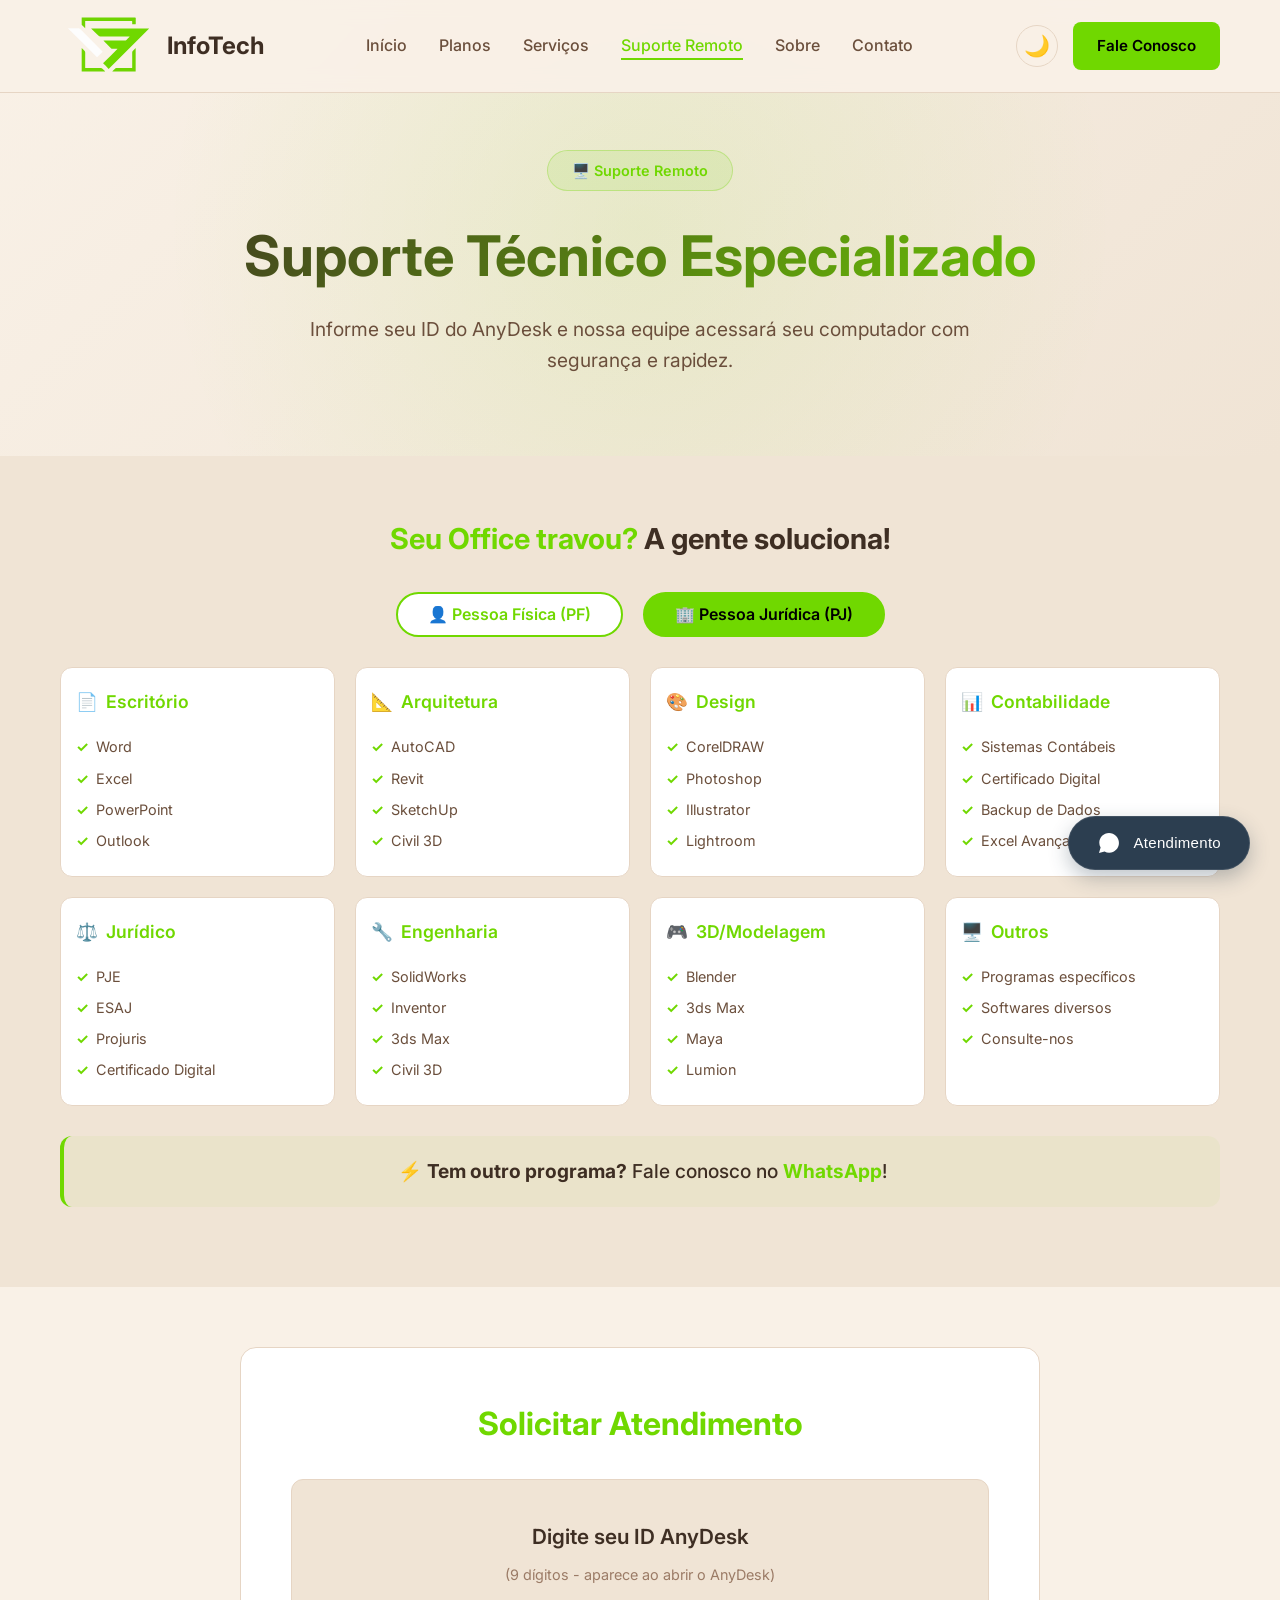
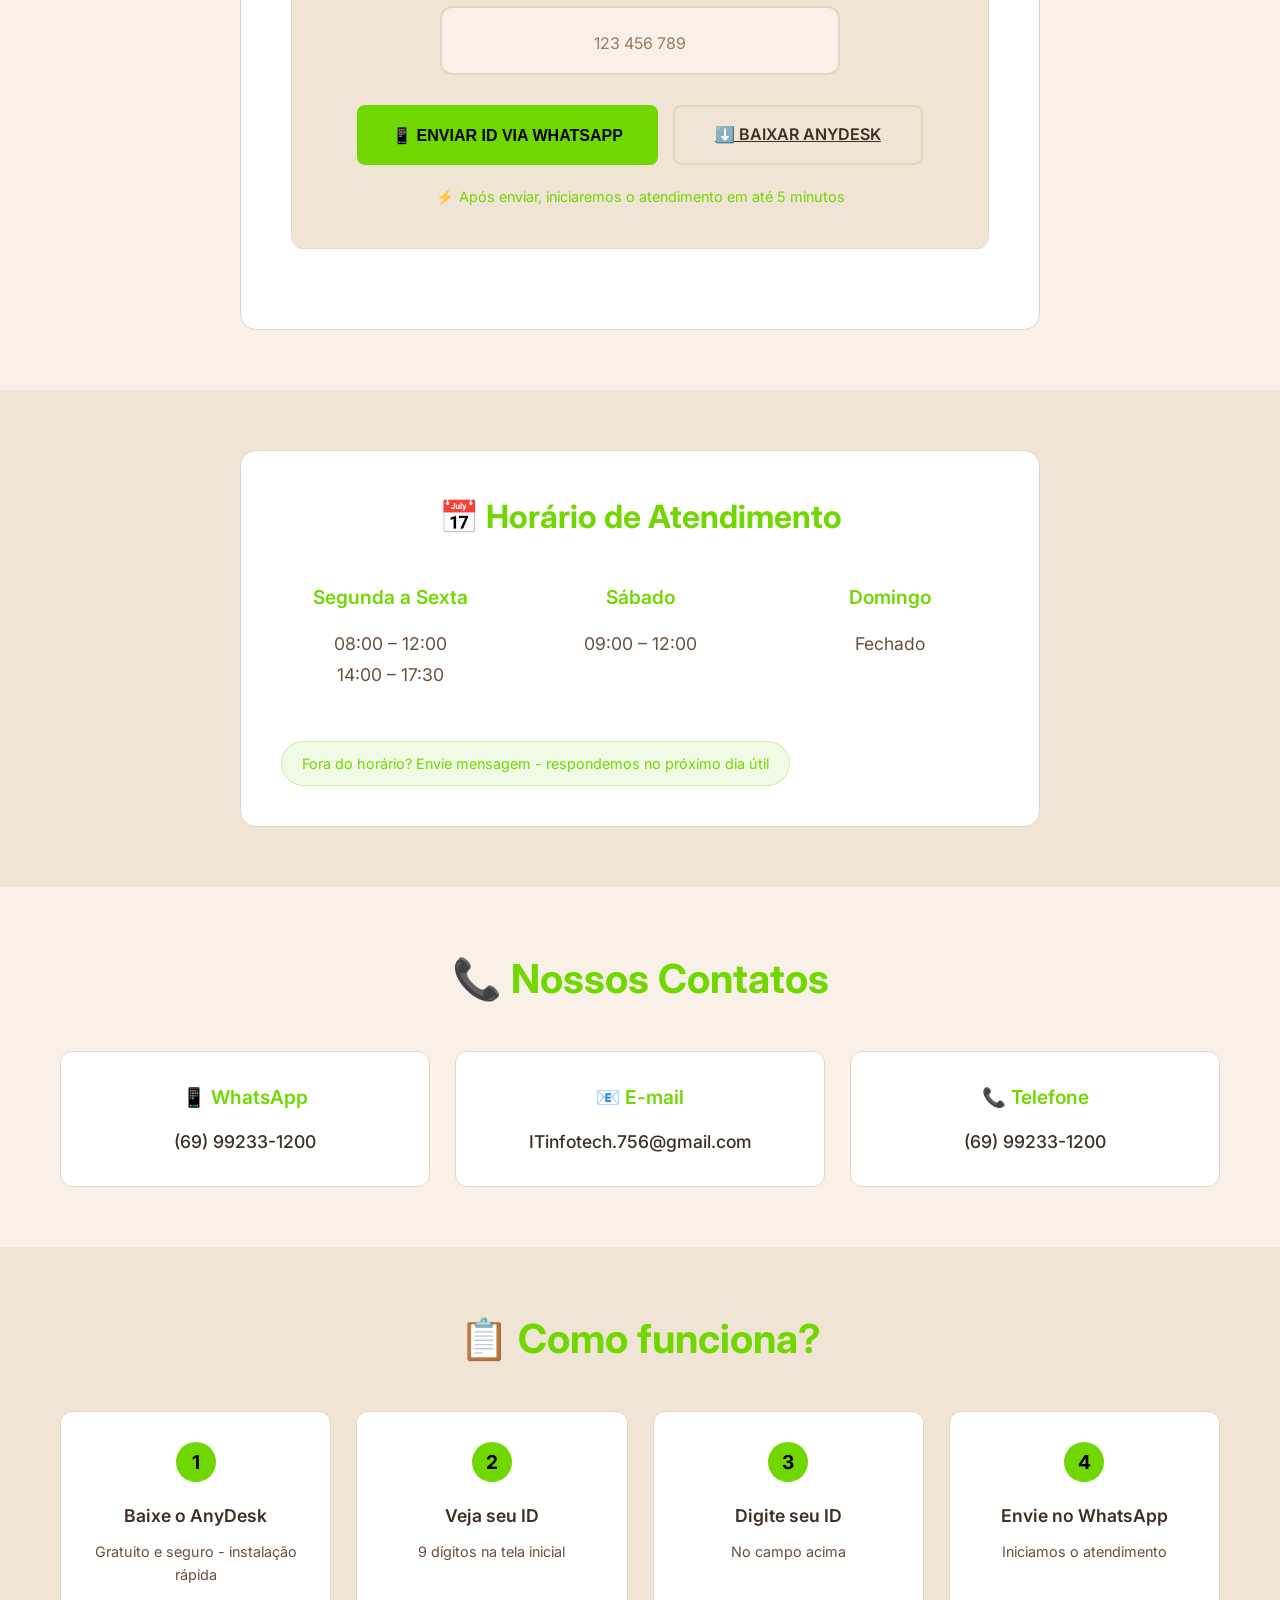
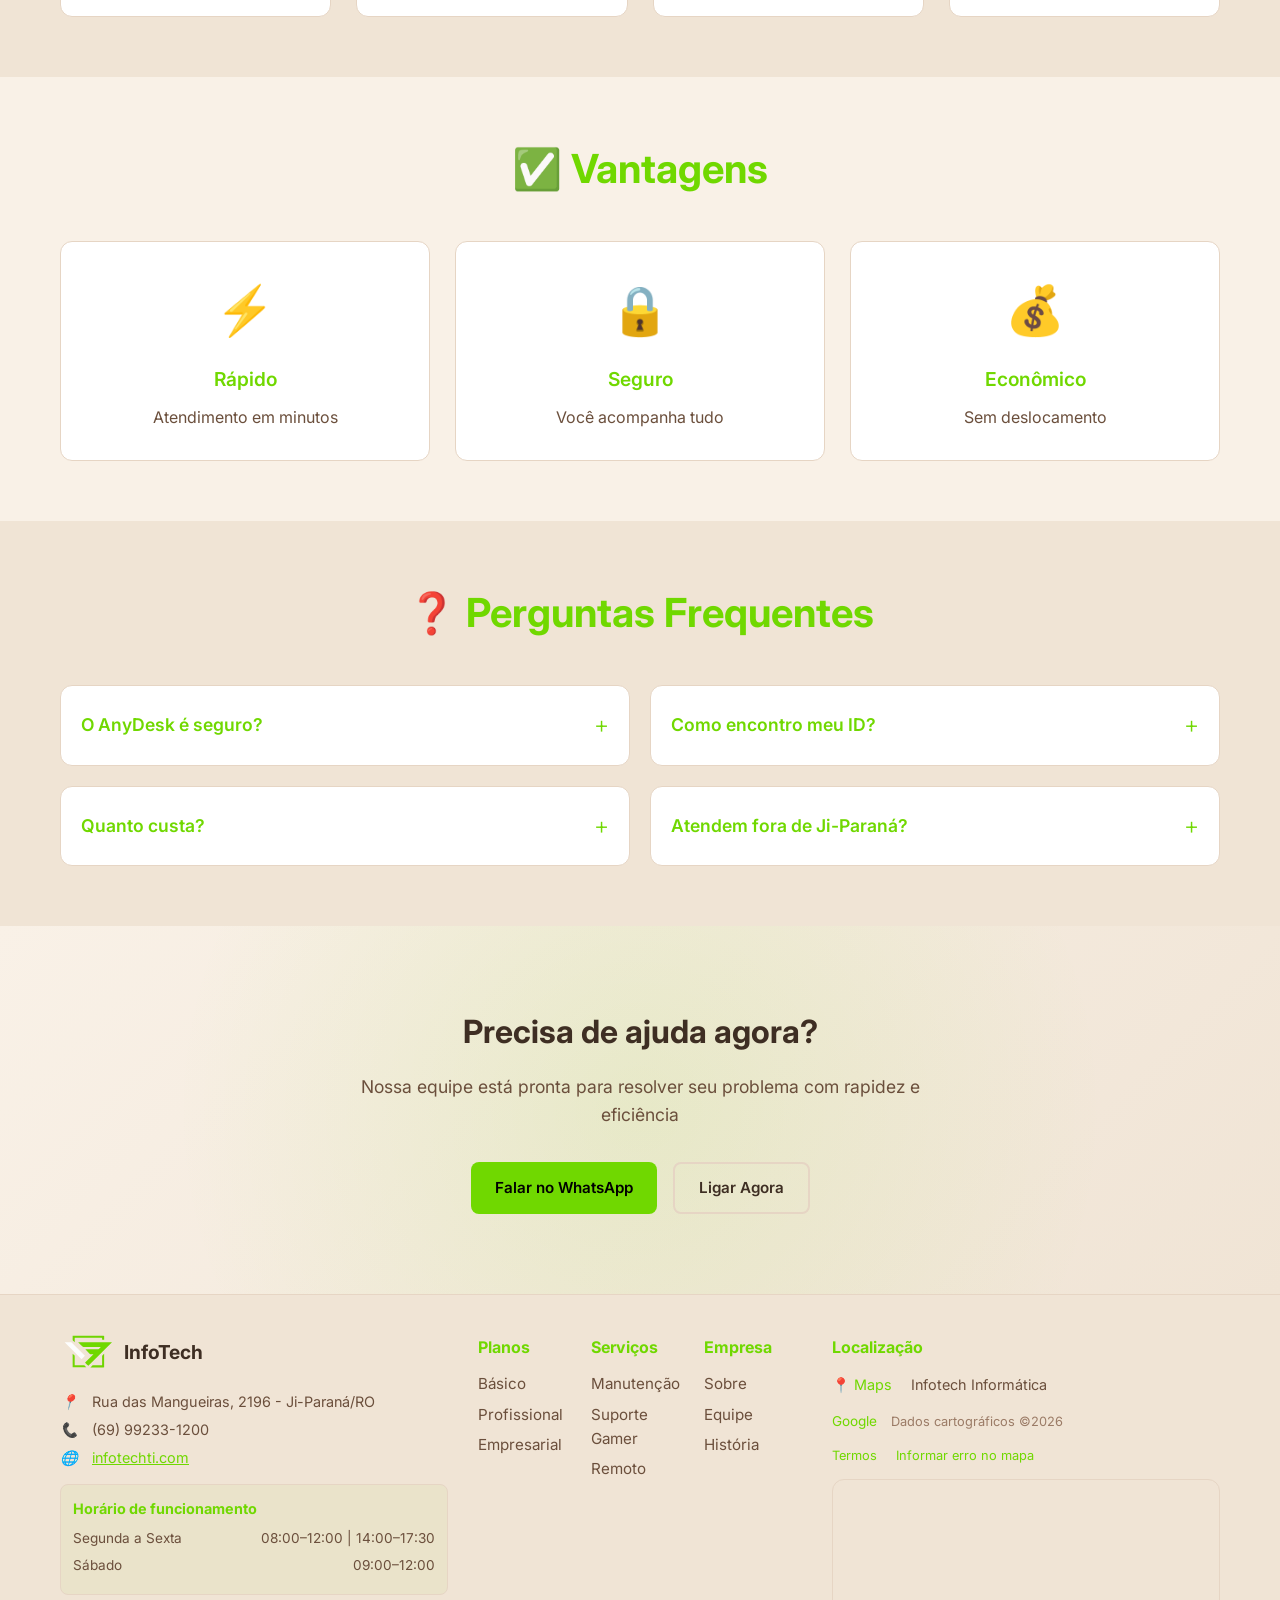
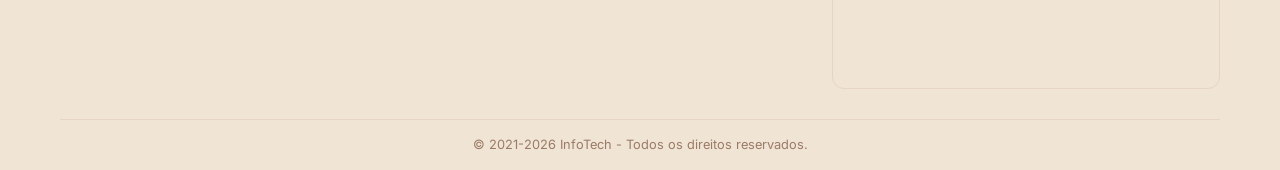
<file: suporte.html>
<!DOCTYPE html>
<html lang="pt-BR">
<head>
    <!-- Google tag (gtag.js) -->
    <script async src="https://www.googletagmanager.com/gtag/js?id=G-PBCYNCZFKP"></script>
    <script>
        window.dataLayer = window.dataLayer || [];
        function gtag(){dataLayer.push(arguments);}
        gtag('js', new Date());
        gtag('config', 'G-PBCYNCZFKP');
    </script>

    <meta charset="UTF-8">
    <meta name="viewport" content="width=device-width, initial-scale=1.0">
    <title>Suporte Remoto - InfoTech | AnyDesk</title>
    <meta name="description" content="Suporte remoto via AnyDesk da InfoTech. Instalação de programas, configuração de softwares e solução de problemas à distância para todo Brasil.">
    
    <!-- Favicon -->
    <link rel="icon" type="image/x-icon" href="/favicon.ico">
    <link rel="icon" type="image/png" sizes="16x16" href="/favicon-16x16.png">
    <link rel="icon" type="image/png" sizes="32x32" href="/favicon-32x32.png">
    <link rel="apple-touch-icon" sizes="180x180" href="/apple-touch-icon.png">
    
    <link href="https://fonts.googleapis.com/css2?family=Inter:wght@300;400;500;600;700;800&display=swap" rel="stylesheet">
    
    <!-- CSS Principal -->
    <link rel="stylesheet" href="css/styles.css">
    
    <style>
        /* Estilos específicos para página de suporte remoto */
        
        /* Hero Section */
        .hero {
            padding: 150px 0 80px;
            background: var(--gradient-bg);
            text-align: center;
        }

        .hero-badge {
            display: inline-block;
            background: rgba(112,216,0,0.1);
            color: var(--primary-green);
            padding: 0.5rem 1.5rem;
            border-radius: 50px;
            font-weight: 600;
            margin-bottom: 2rem;
            border: 1px solid rgba(112,216,0,0.3);
            animation: fadeInUp 0.8s ease forwards;
            opacity: 0;
        }

        .hero h1 {
            font-size: clamp(2.5rem, 5vw, 3.5rem);
            margin-bottom: 1.5rem;
            background: linear-gradient(135deg, var(--text-primary) 0%, var(--primary-green) 100%);
            -webkit-background-clip: text;
            -webkit-text-fill-color: transparent;
            background-clip: text;
            animation: fadeInUp 0.8s ease 0.2s forwards;
            opacity: 0;
        }

        .hero p {
            color: var(--text-secondary);
            font-size: 1.2rem;
            max-width: 700px;
            margin: 0 auto;
            animation: fadeInUp 0.8s ease 0.4s forwards;
            opacity: 0;
        }

        /* Programas Section */
        .programas-section {
            padding: 60px 0;
            background: var(--darker-bg);
        }

        .frase-topo {
            text-align: center;
            margin-bottom: 30px;
        }

        .frase-topo p {
            color: var(--text-primary);
            font-size: 1.8rem;
            font-weight: 700;
        }

        .frase-topo strong {
            color: var(--primary-green);
        }

        .badges-topo {
            display: flex;
            justify-content: center;
            gap: 20px;
            margin: 25px 0;
            flex-wrap: wrap;
        }

        .badge-item {
            padding: 8px 30px;
            border-radius: 50px;
            font-weight: 600;
            font-size: 1rem;
        }

        .badge-pf {
            background: var(--card-bg);
            color: var(--primary-green);
            border: 2px solid var(--primary-green);
        }

        .badge-pj {
            background: var(--primary-green);
            color: #000;
            border: 2px solid var(--primary-green);
        }

        .programas-grid {
            display: grid;
            grid-template-columns: repeat(4, 1fr);
            gap: 20px;
            margin: 30px 0;
        }

        .programa-item {
            background: var(--card-bg);
            border: 1px solid var(--border-color);
            border-radius: 12px;
            padding: 20px 15px;
            transition: all 0.3s ease;
        }

        .programa-item:hover {
            border-color: var(--primary-green);
            transform: translateY(-5px);
        }

        .programa-item h4 {
            color: var(--primary-green);
            font-size: 1.1rem;
            margin-bottom: 15px;
            display: flex;
            align-items: center;
            gap: 8px;
            font-weight: 600;
        }

        .programa-lista {
            list-style: none;
        }

        .programa-lista li {
            color: var(--text-secondary);
            font-size: 0.9rem;
            padding: 4px 0;
            padding-left: 20px;
            position: relative;
        }

        .programa-lista li::before {
            content: "✓";
            color: var(--primary-green);
            position: absolute;
            left: 0;
            font-weight: bold;
        }

        .mensagem-extra {
            text-align: center;
            margin: 30px 0 20px;
            padding: 20px;
            background: rgba(112,216,0,0.05);
            border-radius: 12px;
            border-left: 4px solid var(--primary-green);
        }

        .mensagem-extra p {
            color: var(--text-primary);
            font-size: 1.2rem;
            font-weight: 500;
        }

        .mensagem-extra a {
            color: var(--primary-green);
            font-weight: 700;
            text-decoration: none;
            transition: color 0.3s;
        }

        .mensagem-extra a:hover {
            text-decoration: underline;
        }

        /* AnyDesk Card */
        .anydesk-section {
            padding: 60px 0;
            background: var(--dark-bg);
        }

        .anydesk-card {
            background: var(--card-bg);
            border: 1px solid var(--border-color);
            border-radius: 16px;
            padding: 50px;
            max-width: 800px;
            margin: 0 auto;
            text-align: center;
            transition: all 0.3s ease;
        }

        .anydesk-card:hover {
            border-color: var(--primary-green);
            transform: translateY(-5px);
            box-shadow: 0 15px 40px rgba(112,216,0,0.15);
        }

        .anydesk-card h2 {
            color: var(--primary-green);
            font-size: 2rem;
            margin-bottom: 30px;
            font-weight: 700;
        }

        .id-input-area {
            background: var(--darker-bg);
            padding: 40px;
            border-radius: 12px;
            border: 1px solid var(--border-color);
            margin: 30px 0;
        }

        .id-input-area h3 {
            color: var(--text-primary);
            margin-bottom: 10px;
            font-size: 1.3rem;
            font-weight: 600;
        }

        .id-hint {
            color: var(--text-muted);
            font-size: 0.9rem;
            margin-bottom: 20px;
        }

        .id-input {
            width: 100%;
            max-width: 400px;
            padding: 18px 20px;
            font-size: 24px;
            text-align: center;
            border: 2px solid var(--border-color);
            border-radius: 12px;
            margin: 20px auto;
            display: block;
            font-family: 'Inter', monospace;
            background: var(--dark-bg);
            color: var(--primary-green);
            font-weight: 600;
            letter-spacing: 2px;
            transition: all 0.3s ease;
        }

        .id-input:focus {
            outline: none;
            border-color: var(--primary-green);
            box-shadow: 0 0 0 3px rgba(112,216,0,0.2);
        }

        .id-input::placeholder {
            color: var(--text-muted);
            font-size: 16px;
            font-weight: 400;
            letter-spacing: normal;
        }

        .button-group {
            display: flex;
            gap: 15px;
            justify-content: center;
            flex-wrap: wrap;
            margin: 30px 0 20px;
        }

        .btn-suporte {
            display: inline-flex;
            align-items: center;
            gap: 8px;
            padding: 15px 35px;
            border-radius: 8px;
            font-weight: 600;
            font-size: 1rem;
            transition: all 0.3s ease;
            cursor: pointer;
            border: none;
            min-width: 250px;
            justify-content: center;
        }

        .btn-suporte-primary {
            background: var(--primary-green);
            color: #000;
        }

        .btn-suporte-primary:hover {
            background: #6BC91A;
            transform: translateY(-2px);
            box-shadow: 0 8px 25px rgba(112,216,0,0.3);
        }

        .btn-suporte-secondary {
            background: transparent;
            color: var(--text-primary);
            border: 2px solid var(--border-color);
        }

        .btn-suporte-secondary:hover {
            border-color: var(--primary-green);
            color: var(--primary-green);
            transform: translateY(-2px);
        }

        .response-time {
            color: var(--primary-green);
            font-size: 0.9rem;
            margin-top: 20px;
            display: flex;
            align-items: center;
            justify-content: center;
            gap: 5px;
        }

        /* Horário */
        .horario-section {
            padding: 60px 0;
            background: var(--darker-bg);
        }

        .horario-card {
            background: var(--card-bg);
            border: 1px solid var(--border-color);
            border-radius: 16px;
            padding: 40px;
            max-width: 800px;
            margin: 0 auto;
        }

        .horario-card h2 {
            color: var(--primary-green);
            text-align: center;
            margin-bottom: 40px;
            font-size: 2rem;
            font-weight: 700;
        }

        .horario-grid {
            display: flex;
            justify-content: center;
            gap: 50px;
            flex-wrap: wrap;
            margin-bottom: 30px;
        }

        .horario-item {
            text-align: center;
            min-width: 200px;
        }

        .horario-item h3 {
            color: var(--primary-green);
            font-size: 1.2rem;
            margin-bottom: 15px;
            font-weight: 600;
        }

        .horario-item p {
            color: var(--text-secondary);
            font-size: 1.1rem;
            line-height: 1.8;
        }

        .horario-badge {
            background: rgba(112,216,0,0.1);
            color: var(--primary-green);
            padding: 10px 20px;
            border-radius: 50px;
            display: inline-block;
            border: 1px solid rgba(112,216,0,0.3);
            font-size: 0.9rem;
            margin-top: 20px;
        }

        /* Contatos */
        .contato-section {
            padding: 60px 0;
            background: var(--dark-bg);
        }

        .section-title {
            text-align: center;
            color: var(--primary-green);
            margin-bottom: 20px;
        }

        .contato-grid {
            display: grid;
            grid-template-columns: repeat(3, 1fr);
            gap: 25px;
            margin-top: 40px;
        }

        .contato-card {
            background: var(--card-bg);
            border: 1px solid var(--border-color);
            border-radius: 12px;
            padding: 30px;
            text-align: center;
            transition: all 0.3s ease;
        }

        .contato-card:hover {
            border-color: var(--primary-green);
            transform: translateY(-5px);
        }

        .contato-card h3 {
            color: var(--primary-green);
            margin-bottom: 15px;
            font-size: 1.2rem;
            font-weight: 600;
        }

        .contato-card a {
            color: var(--text-primary);
            text-decoration: none;
            font-size: 1.1rem;
            transition: color 0.3s;
            font-weight: 500;
        }

        .contato-card a:hover {
            color: var(--primary-green);
        }

        /* Passo a passo */
        .passo-section {
            padding: 60px 0;
            background: var(--darker-bg);
        }

        .passo-grid {
            display: grid;
            grid-template-columns: repeat(4, 1fr);
            gap: 25px;
            margin-top: 40px;
        }

        .passo-item {
            background: var(--card-bg);
            border: 1px solid var(--border-color);
            border-radius: 12px;
            padding: 30px 20px;
            text-align: center;
            transition: all 0.3s ease;
        }

        .passo-item:hover {
            border-color: var(--primary-green);
            transform: translateY(-5px);
        }

        .passo-numero {
            width: 40px;
            height: 40px;
            background: var(--primary-green);
            color: #000;
            border-radius: 50%;
            display: flex;
            align-items: center;
            justify-content: center;
            font-weight: 700;
            font-size: 1.2rem;
            margin: 0 auto 20px;
        }

        .passo-item h3 {
            color: var(--text-primary);
            margin-bottom: 10px;
            font-size: 1.1rem;
            font-weight: 600;
        }

        .passo-item p {
            color: var(--text-secondary);
            font-size: 0.9rem;
        }

        /* Vantagens */
        .vantagens-section {
            padding: 60px 0;
            background: var(--dark-bg);
        }

        .vantagens-grid {
            display: grid;
            grid-template-columns: repeat(3, 1fr);
            gap: 25px;
            margin-top: 40px;
        }

        .vantagem-item {
            text-align: center;
            padding: 30px;
            background: var(--card-bg);
            border: 1px solid var(--border-color);
            border-radius: 12px;
            transition: all 0.3s ease;
        }

        .vantagem-item:hover {
            border-color: var(--primary-green);
            transform: translateY(-5px);
        }

        .vantagem-icon {
            font-size: 3rem;
            margin-bottom: 15px;
            display: block;
        }

        .vantagem-item h3 {
            color: var(--primary-green);
            margin-bottom: 10px;
            font-size: 1.2rem;
            font-weight: 600;
        }

        .vantagem-item p {
            color: var(--text-secondary);
        }

        /* FAQ */
        .faq-section {
            padding: 60px 0;
            background: var(--darker-bg);
        }

        .faq-grid {
            display: grid;
            grid-template-columns: repeat(2, 1fr);
            gap: 20px;
            margin-top: 40px;
        }

        .faq-item {
            background: var(--card-bg);
            border: 1px solid var(--border-color);
            border-radius: 12px;
            padding: 20px;
            cursor: pointer;
            transition: all 0.3s ease;
        }

        .faq-item:hover {
            border-color: var(--primary-green);
        }

        .faq-item h3 {
            color: var(--primary-green);
            font-size: 1.1rem;
            margin: 0;
            display: flex;
            justify-content: space-between;
            align-items: center;
            font-weight: 600;
        }

        .faq-item h3::after {
            content: '+';
            font-size: 1.5rem;
            font-weight: 300;
        }

        .faq-item.active h3::after {
            content: '−';
        }

        .faq-item p {
            color: var(--text-secondary);
            margin-top: 15px;
            display: none;
            line-height: 1.6;
        }

        .faq-item.active p {
            display: block;
        }

        /* CTA */
        .cta-section {
            padding: 80px 0;
            background: var(--gradient-bg);
            position: relative;
            text-align: center;
        }

        .cta-section::before {
            content: '';
            position: absolute;
            top: 0;
            left: 0;
            right: 0;
            bottom: 0;
            background: radial-gradient(circle at 50% 50%, rgba(112,216,0,0.1) 0%, transparent 70%);
        }

        .cta-content {
            position: relative;
            z-index: 2;
            max-width: 600px;
            margin: 0 auto;
        }

        .cta-content h2 {
            color: var(--text-primary);
            font-size: 2rem;
            margin-bottom: 1rem;
            font-weight: 700;
        }

        .cta-content p {
            color: var(--text-secondary);
            font-size: 1.1rem;
            margin-bottom: 2rem;
        }

        .cta-buttons {
            display: flex;
            gap: 1rem;
            justify-content: center;
            flex-wrap: wrap;
        }

        /* Animações */
        @keyframes fadeInUp {
            from {
                opacity: 0;
                transform: translateY(30px);
            }
            to {
                opacity: 1;
                transform: translateY(0);
            }
        }

        .programa-item {
            animation: fadeInUp 0.6s ease forwards;
            opacity: 0;
        }

        .programa-item:nth-child(1) { animation-delay: 0.1s; }
        .programa-item:nth-child(2) { animation-delay: 0.15s; }
        .programa-item:nth-child(3) { animation-delay: 0.2s; }
        .programa-item:nth-child(4) { animation-delay: 0.25s; }
        .programa-item:nth-child(5) { animation-delay: 0.3s; }
        .programa-item:nth-child(6) { animation-delay: 0.35s; }
        .programa-item:nth-child(7) { animation-delay: 0.4s; }
        .programa-item:nth-child(8) { animation-delay: 0.45s; }

        /* Responsividade */
        @media (max-width: 968px) {
            .programas-grid {
                grid-template-columns: repeat(2, 1fr);
            }
            
            .contato-grid {
                grid-template-columns: repeat(2, 1fr);
            }
            
            .vantagens-grid {
                grid-template-columns: repeat(2, 1fr);
            }
            
            .faq-grid {
                grid-template-columns: 1fr;
            }
        }

        @media (max-width: 768px) {
            .hero {
                padding: 120px 0 60px;
            }

            .hero h1 {
                font-size: 2.5rem;
            }

            .passo-grid {
                grid-template-columns: repeat(2, 1fr);
            }
            
            .horario-grid {
                flex-direction: column;
                gap: 30px;
            }
            
            .anydesk-card {
                padding: 30px;
            }
            
            .id-input-area {
                padding: 25px;
            }
            
            .btn-suporte {
                min-width: 100%;
            }
            
            .frase-topo p {
                font-size: 1.4rem;
            }
        }

        @media (max-width: 480px) {
            .hero h1 {
                font-size: 2rem;
            }

            .programas-grid,
            .passo-grid,
            .contato-grid,
            .vantagens-grid {
                grid-template-columns: 1fr;
            }
            
            .anydesk-card h2 {
                font-size: 1.8rem;
            }
            
            .id-input {
                font-size: 20px;
                padding: 15px;
            }
            
            .badges-topo {
                flex-direction: column;
                align-items: center;
            }
            
            .badge-item {
                width: 80%;
                text-align: center;
            }
            
            .cta-content h2 {
                font-size: 1.8rem;
            }
        }
    </style>
</head>
<body>
    <!-- HEADER -->
    <header class="header">
        <nav class="navbar">
            <div class="container">
                <div class="logo">
                    <a href="index.html">
                        <svg xmlns="http://www.w3.org/2000/svg" viewBox="0 0 495 307">
                            <path fill="#70D800" d="M222.745285,239.754761 C246.537872,216.038010 270.079498,192.571945 293.621124,169.105896 C293.421875,168.717636 293.222626,168.329376 293.023376,167.941116 C284.604736,167.941116 276.183289,168.057663 267.769531,167.854858 C265.795441,167.807281 263.285004,167.251068 261.974579,165.960739 C249.271790,153.452545 236.770050,140.740097 224.224396,128.072617 C223.805557,127.649712 223.529282,127.085609 222.575073,125.698280 C225.200150,125.698280 226.938568,125.698280 228.677002,125.698280 C263.002350,125.698357 297.328217,125.776215 331.652100,125.552551 C334.432434,125.534431 337.732452,124.063713 339.869354,122.207161 C345.571930,117.252769 350.771851,111.719826 356.171539,106.416824 C355.959534,105.989998 355.747528,105.563179 355.535522,105.136353 C353.787567,105.136353 352.039581,105.136353 350.291595,105.136353 C302.302765,105.136360 254.313843,105.101982 206.325241,105.205635 C202.724503,105.213409 200.096313,104.278511 197.523666,101.681541 C185.107071,89.147591 172.499832,76.802490 159.012894,63.452721 C259.357056,63.452721 358.293274,63.452721 456.393646,63.452721 C387.390411,132.292953 317.910614,201.608643 248.779785,270.576172 C240.184494,262.019440 230.456482,252.335052 220.455856,242.379318 C220.817825,241.957809 221.656067,240.981628 222.745285,239.754761 Z"/>
                            <path fill="#FDFDFD" d="M130.154877,93.845566 C159.887604,123.726234 189.369247,153.357986 218.434036,182.570740 C208.674072,192.375626 198.863022,202.231827 189.483292,211.654724 C140.371140,162.594177 90.702187,112.977386 40.639870,62.967648 C43.530575,62.967648 46.271526,62.967667 49.012474,62.967644 C64.507103,62.967514 80.003265,62.862083 95.494614,63.087418 C97.671600,63.119083 100.334152,64.241531 101.905914,65.757172 C111.378670,74.891678 120.598999,84.287964 130.154877,93.845566 Z"/>
                            <path fill="#6FD401" d="M128.945892,58.444138 C128.946121,59.977589 128.946121,61.082783 128.946121,63.141567 C122.710358,57.057999 117.160370,51.687561 111.692055,46.235203 C111.187492,45.732128 111.009048,44.707996 111.006310,43.924664 C110.964531,31.952517 110.977226,19.980181 110.977226,7.517497 C113.155807,7.419791 114.932854,7.270594 116.709915,7.270365 C205.036148,7.258996 293.362427,7.299698 381.688416,7.154734 C386.563965,7.146732 387.960419,8.542521 387.744537,13.316285 C387.368500,21.631964 387.526855,29.979160 387.695557,38.308399 C387.760590,41.518925 386.778961,42.833031 383.437988,42.656193 C379.130524,42.428192 374.801880,42.600662 369.529968,42.600662 C369.529968,38.201607 369.346680,34.114761 369.585327,30.052706 C369.793457,26.509773 368.830505,25.052996 364.915039,25.058144 C287.588043,25.159840 210.260910,25.133030 132.933792,25.144915 C131.800659,25.145090 130.667557,25.304541 128.945648,25.433884 C128.945648,36.462723 128.945648,47.239300 128.945892,58.444138 Z"/>
                            <path fill="#6FD401" d="M381.840363,284.091797 C343.763153,284.091766 306.164185,284.091766 268.565186,284.091766 C268.341461,283.733246 268.117706,283.374756 267.893951,283.016235 C273.370117,277.604309 278.732269,272.067047 284.422394,266.890259 C285.510010,265.900757 287.890289,266.140625 289.674774,266.137451 C313.997772,266.094482 338.320862,266.108521 362.643951,266.108551 C364.617828,266.108551 366.591705,266.108582 369.139618,266.108582 C369.285767,263.827606 369.512573,261.919586 369.514465,260.011353 C369.538452,235.521713 369.598755,211.031601 369.458771,186.542725 C369.436951,182.732498 370.530487,179.952499 373.325317,177.360962 C377.823456,173.190018 381.978821,168.649399 387.143768,163.383209 C387.143768,204.225449 387.143768,243.813232 387.143768,283.841370 C385.526123,283.925354 383.922363,284.008606 381.840363,284.091797 Z"/>
                            <path fill="#70D601" d="M110.963837,179.010071 C110.963821,174.022583 110.963821,169.532761 110.963821,163.385651 C115.888924,168.283279 119.690781,172.538086 123.994522,176.203598 C127.905197,179.534332 129.113144,183.278595 129.056808,188.364395 C128.792969,212.186005 128.939636,236.012146 128.939651,259.836670 C128.939667,261.650757 128.939651,263.464844 128.939651,266.114624 C131.194458,266.114624 133.108521,266.114624 135.022583,266.114624 C159.680130,266.114685 184.338043,266.177765 208.994843,266.042603 C212.447266,266.023682 214.905930,267.011505 217.290237,269.495850 C221.649994,274.038574 226.364777,278.240601 230.931503,282.584686 C230.710999,282.944305 230.490494,283.303894 230.269974,283.663513 C190.783432,283.663513 151.296875,283.663513 110.963860,283.663513 C110.963860,248.981216 110.963860,214.244476 110.963837,179.010071 Z"/>
                        </svg>
                        <span>InfoTech</span>
                    </a>
                </div>

                <ul class="nav-menu">
                    <li><a href="index.html" class="nav-link">Início</a></li>
                    <li><a href="planos.html" class="nav-link">Planos</a></li>
                    <li><a href="servicos.html" class="nav-link">Serviços</a></li>
                    <li><a href="suporte.html" class="nav-link active">Suporte Remoto</a></li>
                    <li><a href="sobre.html" class="nav-link">Sobre</a></li>
                    <li><a href="#contato" class="nav-link">Contato</a></li>
                </ul>

                <div style="display: flex; align-items: center; gap: 15px;">
                    <!-- Botão de alternância de tema -->
                    <button class="theme-toggle" aria-label="Alternar modo claro/escuro">
                        <span class="icon">☀️</span>
                    </button>
                    <!-- Botão Fale Conosco -->
                    <a href="https://wa.me/5569992331200?text=Olá,%20gostaria%20de%20falar%20com%20a%20Infotech" target="_blank" class="btn btn-primary">Fale Conosco</a>
                </div>

                <div class="hamburger">
                    <span></span>
                    <span></span>
                    <span></span>
                </div>
            </div>
        </nav>
    </header>

    <!-- HERO -->
    <section class="hero">
        <div class="container">
            <div class="hero-badge">🖥️ Suporte Remoto</div>
            <h1>Suporte Técnico Especializado</h1>
            <p>Informe seu ID do AnyDesk e nossa equipe acessará seu computador com segurança e rapidez.</p>
        </div>
    </section>

    <!-- PROGRAMAS -->
    <section class="programas-section">
        <div class="container">
            <div class="frase-topo">
                <p><strong>Seu Office travou?</strong> A gente soluciona!</p>
            </div>
            
            <div class="badges-topo">
                <span class="badge-item badge-pf">👤 Pessoa Física (PF)</span>
                <span class="badge-item badge-pj">🏢 Pessoa Jurídica (PJ)</span>
            </div>
            
            <div class="programas-grid">
                <div class="programa-item">
                    <h4><span>📄</span> Escritório</h4>
                    <ul class="programa-lista">
                        <li>Word</li>
                        <li>Excel</li>
                        <li>PowerPoint</li>
                        <li>Outlook</li>
                    </ul>
                </div>
                <div class="programa-item">
                    <h4><span>📐</span> Arquitetura</h4>
                    <ul class="programa-lista">
                        <li>AutoCAD</li>
                        <li>Revit</li>
                        <li>SketchUp</li>
                        <li>Civil 3D</li>
                    </ul>
                </div>
                <div class="programa-item">
                    <h4><span>🎨</span> Design</h4>
                    <ul class="programa-lista">
                        <li>CorelDRAW</li>
                        <li>Photoshop</li>
                        <li>Illustrator</li>
                        <li>Lightroom</li>
                    </ul>
                </div>
                <div class="programa-item">
                    <h4><span>📊</span> Contabilidade</h4>
                    <ul class="programa-lista">
                        <li>Sistemas Contábeis</li>
                        <li>Certificado Digital</li>
                        <li>Backup de Dados</li>
                        <li>Excel Avançado</li>
                    </ul>
                </div>
                <div class="programa-item">
                    <h4><span>⚖️</span> Jurídico</h4>
                    <ul class="programa-lista">
                        <li>PJE</li>
                        <li>ESAJ</li>
                        <li>Projuris</li>
                        <li>Certificado Digital</li>
                    </ul>
                </div>
                <div class="programa-item">
                    <h4><span>🔧</span> Engenharia</h4>
                    <ul class="programa-lista">
                        <li>SolidWorks</li>
                        <li>Inventor</li>
                        <li>3ds Max</li>
                        <li>Civil 3D</li>
                    </ul>
                </div>
                <div class="programa-item">
                    <h4><span>🎮</span> 3D/Modelagem</h4>
                    <ul class="programa-lista">
                        <li>Blender</li>
                        <li>3ds Max</li>
                        <li>Maya</li>
                        <li>Lumion</li>
                    </ul>
                </div>
                <div class="programa-item">
                    <h4><span>🖥️</span> Outros</h4>
                    <ul class="programa-lista">
                        <li>Programas específicos</li>
                        <li>Softwares diversos</li>
                        <li>Consulte-nos</li>
                    </ul>
                </div>
            </div>
            
            <div class="mensagem-extra">
                <p>⚡ <strong>Tem outro programa?</strong> Fale conosco no <a href="https://wa.me/5569992331200">WhatsApp</a>!</p>
            </div>
        </div>
    </section>

    <!-- ANYDESK CARD -->
    <section class="anydesk-section">
        <div class="container">
            <div class="anydesk-card">
                <h2>Solicitar Atendimento</h2>
                
                <div class="id-input-area">
                    <h3>Digite seu ID AnyDesk</h3>
                    <p class="id-hint">(9 dígitos - aparece ao abrir o AnyDesk)</p>
                    
                    <input type="text" 
                           class="id-input" 
                           id="anydesk-id" 
                           placeholder="123 456 789" 
                           maxlength="11">
                    
                    <div class="button-group">
                        <button class="btn-suporte btn-suporte-primary" onclick="enviarWhatsApp()">
                            📱 ENVIAR ID VIA WHATSAPP
                        </button>
                        
                        <a href="https://anydesk.com/pt/downloads" 
                           target="_blank" 
                           class="btn-suporte btn-suporte-secondary">
                            ⬇️ BAIXAR ANYDESK
                        </a>
                    </div>
                    
                    <div class="response-time">
                        <span>⚡</span> Após enviar, iniciaremos o atendimento em até 5 minutos
                    </div>
                </div>
            </div>
        </div>
    </section>

    <!-- HORÁRIO -->
    <section class="horario-section">
        <div class="container">
            <div class="horario-card">
                <h2>📅 Horário de Atendimento</h2>
                
                <div class="horario-grid">
                    <div class="horario-item">
                        <h3>Segunda a Sexta</h3>
                        <p>08:00 – 12:00</p>
                        <p>14:00 – 17:30</p>
                    </div>
                    
                    <div class="horario-item">
                        <h3>Sábado</h3>
                        <p>09:00 – 12:00</p>
                    </div>
                    
                    <div class="horario-item">
                        <h3>Domingo</h3>
                        <p>Fechado</p>
                    </div>
                </div>
                
                <div class="horario-badge">
                    Fora do horário? Envie mensagem - respondemos no próximo dia útil
                </div>
            </div>
        </div>
    </section>

    <!-- CONTATOS -->
    <section class="contato-section">
        <div class="container">
            <h2 class="section-title">📞 Nossos Contatos</h2>
            
            <div class="contato-grid">
                <div class="contato-card">
                    <h3>📱 WhatsApp</h3>
                    <a href="https://wa.me/5569992331200" target="_blank">(69) 99233-1200</a>
                </div>
                
                <div class="contato-card">
                    <h3>📧 E-mail</h3>
                    <a href="mailto:ITinfotech.756@gmail.com">ITinfotech.756@gmail.com</a>
                </div>
                
                <div class="contato-card">
                    <h3>📞 Telefone</h3>
                    <a href="tel:69992331200">(69) 99233-1200</a>
                </div>
            </div>
        </div>
    </section>

    <!-- PASSO A PASSO -->
    <section class="passo-section">
        <div class="container">
            <h2 class="section-title">📋 Como funciona?</h2>
            
            <div class="passo-grid">
                <div class="passo-item">
                    <div class="passo-numero">1</div>
                    <h3>Baixe o AnyDesk</h3>
                    <p>Gratuito e seguro - instalação rápida</p>
                </div>
                
                <div class="passo-item">
                    <div class="passo-numero">2</div>
                    <h3>Veja seu ID</h3>
                    <p>9 dígitos na tela inicial</p>
                </div>
                
                <div class="passo-item">
                    <div class="passo-numero">3</div>
                    <h3>Digite seu ID</h3>
                    <p>No campo acima</p>
                </div>
                
                <div class="passo-item">
                    <div class="passo-numero">4</div>
                    <h3>Envie no WhatsApp</h3>
                    <p>Iniciamos o atendimento</p>
                </div>
            </div>
        </div>
    </section>

    <!-- VANTAGENS -->
    <section class="vantagens-section">
        <div class="container">
            <h2 class="section-title">✅ Vantagens</h2>
            
            <div class="vantagens-grid">
                <div class="vantagem-item">
                    <span class="vantagem-icon">⚡</span>
                    <h3>Rápido</h3>
                    <p>Atendimento em minutos</p>
                </div>
                
                <div class="vantagem-item">
                    <span class="vantagem-icon">🔒</span>
                    <h3>Seguro</h3>
                    <p>Você acompanha tudo</p>
                </div>
                
                <div class="vantagem-item">
                    <span class="vantagem-icon">💰</span>
                    <h3>Econômico</h3>
                    <p>Sem deslocamento</p>
                </div>
            </div>
        </div>
    </section>

    <!-- FAQ -->
    <section class="faq-section">
        <div class="container">
            <h2 class="section-title">❓ Perguntas Frequentes</h2>
            
            <div class="faq-grid">
                <div class="faq-item">
                    <h3>O AnyDesk é seguro?</h3>
                    <p>Sim! O AnyDesk possui criptografia de ponta a ponta e você vê tudo que o técnico está fazendo na sua tela. Pode interromper o acesso quando quiser.</p>
                </div>
                
                <div class="faq-item">
                    <h3>Como encontro meu ID?</h3>
                    <p>Ao abrir o AnyDesk, o número de 9 dígitos aparece na tela principal. É esse número que você deve nos enviar para iniciarmos o atendimento.</p>
                </div>
                
                <div class="faq-item">
                    <h3>Quanto custa?</h3>
                    <p>O diagnóstico é gratuito. Informamos o valor do serviço antes de iniciar qualquer procedimento, para sua total segurança.</p>
                </div>
                
                <div class="faq-item">
                    <h3>Atendem fora de Ji-Paraná?</h3>
                    <p>Sim! Atendemos todo o Brasil via suporte remoto. Para Ji-Paraná e região, também oferecemos atendimento presencial.</p>
                </div>
            </div>
        </div>
    </section>

    <!-- CTA -->
    <section class="cta-section">
        <div class="container">
            <div class="cta-content">
                <h2>Precisa de ajuda agora?</h2>
                <p>Nossa equipe está pronta para resolver seu problema com rapidez e eficiência</p>
                
                <div class="cta-buttons">
                    <a href="https://wa.me/5569992331200?text=Olá,%20preciso%20de%20suporte%20agora" target="_blank" class="btn btn-primary">Falar no WhatsApp</a>
                    <a href="tel:+5569992331200" class="btn btn-secondary">Ligar Agora</a>
                </div>
            </div>
        </div>
    </section>

    <!-- FOOTER COMPACTO - COM HORÁRIO DESTACADO E LINKS VERDES -->
<footer class="footer" style="padding: 40px 0 15px;">
    <div class="container">
        <div class="footer-content" style="grid-template-columns: 1.2fr 1fr 1.2fr; gap: 30px; margin-bottom: 30px;">
            <!-- Coluna 1: Informações da Empresa -->
            <div class="footer-info">
                <div class="logo" style="margin-bottom: 15px;">
                    <a href="index.html" style="display: flex; align-items: center; gap: 8px; text-decoration: none;">
                        <svg xmlns="http://www.w3.org/2000/svg" viewBox="0 0 495 307" style="height: 35px; width: auto;">
                            <path fill="#70D800" d="M222.745285,239.754761 C246.537872,216.038010 270.079498,192.571945 293.621124,169.105896 C293.421875,168.717636 293.222626,168.329376 293.023376,167.941116 C284.604736,167.941116 276.183289,168.057663 267.769531,167.854858 C265.795441,167.807281 263.285004,167.251068 261.974579,165.960739 C249.271790,153.452545 236.770050,140.740097 224.224396,128.072617 C223.805557,127.649712 223.529282,127.085609 222.575073,125.698280 C225.200150,125.698280 226.938568,125.698280 228.677002,125.698280 C263.002350,125.698357 297.328217,125.776215 331.652100,125.552551 C334.432434,125.534431 337.732452,124.063713 339.869354,122.207161 C345.571930,117.252769 350.771851,111.719826 356.171539,106.416824 C355.959534,105.989998 355.747528,105.563179 355.535522,105.136353 C353.787567,105.136353 352.039581,105.136353 350.291595,105.136353 C302.302765,105.136360 254.313843,105.101982 206.325241,105.205635 C202.724503,105.213409 200.096313,104.278511 197.523666,101.681541 C185.107071,89.147591 172.499832,76.802490 159.012894,63.452721 C259.357056,63.452721 358.293274,63.452721 456.393646,63.452721 C387.390411,132.292953 317.910614,201.608643 248.779785,270.576172 C240.184494,262.019440 230.456482,252.335052 220.455856,242.379318 C220.817825,241.957809 221.656067,240.981628 222.745285,239.754761 Z"/>
                            <path fill="#FDFDFD" d="M130.154877,93.845566 C159.887604,123.726234 189.369247,153.357986 218.434036,182.570740 C208.674072,192.375626 198.863022,202.231827 189.483292,211.654724 C140.371140,162.594177 90.702187,112.977386 40.639870,62.967648 C43.530575,62.967648 46.271526,62.967667 49.012474,62.967644 C64.507103,62.967514 80.003265,62.862083 95.494614,63.087418 C97.671600,63.119083 100.334152,64.241531 101.905914,65.757172 C111.378670,74.891678 120.598999,84.287964 130.154877,93.845566 Z"/>
                            <path fill="#6FD401" d="M128.945892,58.444138 C128.946121,59.977589 128.946121,61.082783 128.946121,63.141567 C122.710358,57.057999 117.160370,51.687561 111.692055,46.235203 C111.187492,45.732128 111.009048,44.707996 111.006310,43.924664 C110.964531,31.952517 110.977226,19.980181 110.977226,7.517497 C113.155807,7.419791 114.932854,7.270594 116.709915,7.270365 C205.036148,7.258996 293.362427,7.299698 381.688416,7.154734 C386.563965,7.146732 387.960419,8.542521 387.744537,13.316285 C387.368500,21.631964 387.526855,29.979160 387.695557,38.308399 C387.760590,41.518925 386.778961,42.833031 383.437988,42.656193 C379.130524,42.428192 374.801880,42.600662 369.529968,42.600662 C369.529968,38.201607 369.346680,34.114761 369.585327,30.052706 C369.793457,26.509773 368.830505,25.052996 364.915039,25.058144 C287.588043,25.159840 210.260910,25.133030 132.933792,25.144915 C131.800659,25.145090 130.667557,25.304541 128.945648,25.433884 C128.945648,36.462723 128.945648,47.239300 128.945892,58.444138 Z"/>
                            <path fill="#6FD401" d="M381.840363,284.091797 C343.763153,284.091766 306.164185,284.091766 268.565186,284.091766 C268.341461,283.733246 268.117706,283.374756 267.893951,283.016235 C273.370117,277.604309 278.732269,272.067047 284.422394,266.890259 C285.510010,265.900757 287.890289,266.140625 289.674774,266.137451 C313.997772,266.094482 338.320862,266.108521 362.643951,266.108551 C364.617828,266.108551 366.591705,266.108582 369.139618,266.108582 C369.285767,263.827606 369.512573,261.919586 369.514465,260.011353 C369.538452,235.521713 369.598755,211.031601 369.458771,186.542725 C369.436951,182.732498 370.530487,179.952499 373.325317,177.360962 C377.823456,173.190018 381.978821,168.649399 387.143768,163.383209 C387.143768,204.225449 387.143768,243.813232 387.143768,283.841370 C385.526123,283.925354 383.922363,284.008606 381.840363,284.091797 Z"/>
                            <path fill="#70D601" d="M110.963837,179.010071 C110.963821,174.022583 110.963821,169.532761 110.963821,163.385651 C115.888924,168.283279 119.690781,172.538086 123.994522,176.203598 C127.905197,179.534332 129.113144,183.278595 129.056808,188.364395 C128.792969,212.186005 128.939636,236.012146 128.939651,259.836670 C128.939667,261.650757 128.939651,263.464844 128.939651,266.114624 C131.194458,266.114624 133.108521,266.114624 135.022583,266.114624 C159.680130,266.114685 184.338043,266.177765 208.994843,266.042603 C212.447266,266.023682 214.905930,267.011505 217.290237,269.495850 C221.649994,274.038574 226.364777,278.240601 230.931503,282.584686 C230.710999,282.944305 230.490494,283.303894 230.269974,283.663513 C190.783432,283.663513 151.296875,283.663513 110.963860,283.663513 C110.963860,248.981216 110.963860,214.244476 110.963837,179.010071 Z"/>
                        </svg>
                        <span style="color: var(--text-primary); font-size: 1.2rem; font-weight: 700;">InfoTech</span>
                    </a>
                </div>
                
                <p style="margin-bottom: 5px; font-size: 0.9rem;"><i>📍</i> Rua das Mangueiras, 2196 - Ji-Paraná/RO</p>
                <p style="margin-bottom: 5px; font-size: 0.9rem;"><i>📞</i> (69) 99233-1200</p>
                <p style="margin-bottom: 5px; font-size: 0.9rem;"><i>🌐</i> <a href="https://infotechti.com" target="_blank" style="color: var(--primary-green);">infotechti.com</a></p>
                
                <!-- HORÁRIO DESTACADO IGUAL AO INDEX (com fundo verde fraco) -->
                <div class="business-hours" style="background: rgba(112,216,0,0.05); padding: 12px; border-radius: 8px; border: 1px solid var(--border-color); margin-top: 15px;">
                    <h5 style="color: var(--primary-green); font-size: 0.9rem; margin-bottom: 8px;">Horário de funcionamento</h5>
                    <div class="hours-item" style="display: flex; justify-content: space-between; color: var(--text-secondary); font-size: 0.85rem; margin-bottom: 5px;">
                        <span>Segunda a Sexta</span>
                        <span>08:00–12:00 | 14:00–17:30</span>
                    </div>
                    <div class="hours-item" style="display: flex; justify-content: space-between; color: var(--text-secondary); font-size: 0.85rem;">
                        <span>Sábado</span>
                        <span>09:00–12:00</span>
                    </div>
                </div>
            </div>

            <!-- Coluna 2: Links Rápidos -->
            <div class="footer-links" style="grid-template-columns: repeat(3, 1fr); gap: 15px;">
                <div class="footer-column">
                    <h4 style="color: var(--primary-green); font-size: 1rem; margin-bottom: 12px;">Planos</h4>
                    <ul style="font-size: 0.85rem;">
                        <li style="margin-bottom: 6px;"><a href="planos.html#basico" style="color: var(--text-secondary); text-decoration: none;">Básico</a></li>
                        <li style="margin-bottom: 6px;"><a href="planos.html#profissional" style="color: var(--text-secondary); text-decoration: none;">Profissional</a></li>
                        <li style="margin-bottom: 6px;"><a href="planos.html#empresarial" style="color: var(--text-secondary); text-decoration: none;">Empresarial</a></li>
                    </ul>
                </div>
                <div class="footer-column">
                    <h4 style="color: var(--primary-green); font-size: 1rem; margin-bottom: 12px;">Serviços</h4>
                    <ul style="font-size: 0.85rem;">
                        <li style="margin-bottom: 6px;"><a href="servicos.html" style="color: var(--text-secondary); text-decoration: none;">Manutenção</a></li>
                        <li style="margin-bottom: 6px;"><a href="servicos.html" style="color: var(--text-secondary); text-decoration: none;">Suporte Gamer</a></li>
                        <li style="margin-bottom: 6px;"><a href="servicos.html" style="color: var(--text-secondary); text-decoration: none;">Remoto</a></li>
                    </ul>
                </div>
                <div class="footer-column">
                    <h4 style="color: var(--primary-green); font-size: 1rem; margin-bottom: 12px;">Empresa</h4>
                    <ul style="font-size: 0.85rem;">
                        <li style="margin-bottom: 6px;"><a href="sobre.html" style="color: var(--text-secondary); text-decoration: none;">Sobre</a></li>
                        <li style="margin-bottom: 6px;"><a href="sobre.html#equipe" style="color: var(--text-secondary); text-decoration: none;">Equipe</a></li>
                        <li style="margin-bottom: 6px;"><a href="sobre.html#historia" style="color: var(--text-secondary); text-decoration: none;">História</a></li>
                    </ul>
                </div>
            </div>

            <!-- Coluna 3: Localização COM LINKS VERDES -->
            <div class="footer-info">
                <h4 style="color: var(--primary-green); font-size: 1rem; margin-bottom: 12px;">Localização</h4>
                
                <!-- Links de localização em verde -->
                <div style="margin-bottom: 10px;">
                    <a href="https://maps.app.goo.gl/YR4enmhAQEX1EMp2A" target="_blank" style="color: var(--primary-green); font-size: 0.9rem; text-decoration: none; display: inline-block; margin-right: 15px;">📍 Maps</a>
                    <span style="color: var(--text-secondary); font-size: 0.9rem;">Infotech Informática</span>
                </div>
                
                <div style="margin-bottom: 8px;">
                    <a href="#" style="color: var(--primary-green); font-size: 0.85rem; text-decoration: none; margin-right: 10px;">Google</a>
                    <span style="color: var(--text-muted); font-size: 0.8rem;">Dados cartográficos ©2026</span>
                </div>
                
                <div style="margin-bottom: 12px;">
                    <a href="#" style="color: var(--primary-green); font-size: 0.8rem; text-decoration: none; margin-right: 15px;">Termos</a>
                    <a href="#" style="color: var(--primary-green); font-size: 0.8rem; text-decoration: none;">Informar erro no mapa</a>
                </div>
                
                <!-- Mapa compacto -->
                <div class="map-container" style="margin-top: 5px;">
                    <iframe 
                        src="https://www.google.com/maps/embed?pb=!1m14!1m8!1m3!1d3284.196410093257!2d-61.96687635978728!3d-10.876726595283571!3m2!1i1024!2i768!4f13.1!3m3!1m2!1s0x93c99b94067f77a9%3A0x40ff18c77f8d7c9a!2sInfotech%20Inform%C3%A1tica!5e0!3m2!1spt-BR!2sbr!4v1772728341971!5m2!1spt-BR!2sbr" 
                        width="100%" 
                        height="100" 
                        style="border:0; border-radius: 6px;" 
                        allowfullscreen="" 
                        loading="lazy">
                    </iframe>
                </div>
            </div>
        </div>
        
        <!-- Copyright simplificado -->
        <div class="footer-bottom" style="padding-top: 15px; border-top: 1px solid var(--border-color);">
            <p style="font-size: 0.8rem; color: var(--text-muted);">© 2021-2026 InfoTech - Todos os direitos reservados.</p>
        </div>
    </div>
</footer>

    <!-- Scripts -->
    <script src="js/widget-atendimento.js"></script>
    
    <script>
        function enviarWhatsApp() {
            const id = document.getElementById('anydesk-id').value.trim();
            if (!id) {
                alert('Por favor, digite seu ID AnyDesk');
                return;
            }
            const mensagem = `Olá! Preciso de suporte remoto via AnyDesk. Meu ID é: ${id}`;
            const url = `https://wa.me/5569992331200?text=${encodeURIComponent(mensagem)}`;
            window.open(url, '_blank');
        }
        
        // FAQ Accordion
        document.querySelectorAll('.faq-item').forEach(item => {
            item.addEventListener('click', () => {
                item.classList.toggle('active');
            });
        });
        
        // Menu hamburger
        document.addEventListener('DOMContentLoaded', function() {
            const hamburger = document.querySelector('.hamburger');
            const navMenu = document.querySelector('.nav-menu');
            
            if (hamburger && navMenu) {
                hamburger.addEventListener('click', function(e) {
                    e.preventDefault();
                    e.stopPropagation();
                    hamburger.classList.toggle('active');
                    navMenu.classList.toggle('active');
                });
                
                document.querySelectorAll('.nav-link').forEach(link => {
                    link.addEventListener('click', function() {
                        hamburger.classList.remove('active');
                        navMenu.classList.remove('active');
                    });
                });
                
                document.addEventListener('click', function(e) {
                    if (!hamburger.contains(e.target) && !navMenu.contains(e.target)) {
                        hamburger.classList.remove('active');
                        navMenu.classList.remove('active');
                    }
                });
            }
        });
    </script>

    <!-- Script do modo claro/escuro -->
    <script>
        (function() {
            function setTheme(theme) {
                if (theme === 'light') {
                    document.body.classList.add('light-mode');
                    document.querySelectorAll('.theme-toggle .icon').forEach(icon => {
                        icon.textContent = '🌙';
                    });
                } else {
                    document.body.classList.remove('light-mode');
                    document.querySelectorAll('.theme-toggle .icon').forEach(icon => {
                        icon.textContent = '☀️';
                    });
                }
                localStorage.setItem('theme', theme);
            }

            document.addEventListener('DOMContentLoaded', function() {
                const themeToggles = document.querySelectorAll('.theme-toggle');
                
                if (themeToggles.length === 0) return;

                const savedTheme = localStorage.getItem('theme');
                const prefersDark = window.matchMedia('(prefers-color-scheme: dark)').matches;

                if (savedTheme) {
                    setTheme(savedTheme);
                } else {
                    setTheme(prefersDark ? 'dark' : 'light');
                }

                themeToggles.forEach(toggle => {
                    toggle.addEventListener('click', function(e) {
                        e.preventDefault();
                        const isLight = document.body.classList.contains('light-mode');
                        setTheme(isLight ? 'dark' : 'light');
                    });
                });
            });
        })();
    </script>
    <script>
// REMOVER BOTÃO FALE CONOSCO DO MOBILE - VERSÃO RADICAL
(function() {
    function removerBotaoPermanente() {
        // Verifica se é mobile
        if (window.innerWidth <= 768) {
            // Procura o botão de várias formas
            const botoes = document.querySelectorAll(
                '.header-actions a.btn-primary, ' +
                '.header-actions .btn-primary, ' +
                'a.btn-primary.desktop-only, ' +
                '.btn-primary.desktop-only, ' +
                '.header-actions a[href*="wa.me"], ' +
                'a[href*="wa.me"].btn-primary'
            );
            
            // Remove cada botão encontrado
            botoes.forEach(botao => {
                if (botao && botao.parentNode) {
                    botao.remove();
                    console.log('✅ Botão removido com sucesso');
                }
            });
            
            // Verifica se ainda existe algum botão com texto "Fale Conosco"
            const todosLinks = document.querySelectorAll('a');
            todosLinks.forEach(link => {
                if (link.textContent.includes('Fale Conosco') && window.innerWidth <= 768) {
                    link.remove();
                    console.log('✅ Botão "Fale Conosco" removido por texto');
                }
            });
        }
    }
    
    // Executar várias vezes para garantir
    function executarMultiplasVezes() {
        removerBotaoPermanente();
        setTimeout(removerBotaoPermanente, 100);
        setTimeout(removerBotaoPermanente, 300);
        setTimeout(removerBotaoPermanente, 500);
        setTimeout(removerBotaoPermanente, 1000);
    }
    
    // Executar quando a página carregar
    document.addEventListener('DOMContentLoaded', executarMultiplasVezes);
    
    // Executar quando redimensionar
    window.addEventListener('resize', function() {
        setTimeout(executarMultiplasVezes, 100);
    });
    
    // Executar imediatamente
    executarMultiplasVezes();
})();
</script>
</body>
</html>
</file>
<file: css/styles.css>
/* ===== RESET E ESTILOS BASE ===== */
* {
    margin: 0;
    padding: 0;
    box-sizing: border-box;
}

/* ===== TEMA ESCURO (PADRÃO) ===== */
:root {
    --primary-green: #70D800;
    --dark-bg: #1a1a1a;
    --darker-bg: #0f0f0f;
    --card-bg: #2a2a2a;
    --text-primary: #ffffff;
    --text-secondary: #cccccc;
    --text-muted: #999999;
    --border-color: #333333;
    --hover-bg: #333333;
    --gradient-bg: linear-gradient(135deg, #1a1a1a 0%, #2a2a2a 100%);
    --header-bg: rgba(26, 26, 26, 0.95);
    --footer-bg: #0f0f0f;
    --menu-bg: #0f0f0f;
    --menu-border: #2c2c2c;
}

/* ===== TEMA CLARO ===== */
.light-mode {
    --dark-bg: #f9f1e7;
    --darker-bg: #f0e4d5;
    --card-bg: #ffffff;
    --text-primary: #3e2e23;
    --text-secondary: #6b4f3c;
    --text-muted: #9b7b66;
    --border-color: #e6d5c4;
    --hover-bg: #f0e4d5;
    --gradient-bg: linear-gradient(135deg, #f9f1e7 0%, #f0e4d5 100%);
    --header-bg: rgba(249, 241, 231, 0.95);
    --footer-bg: #f0e4d5;
    --menu-bg: #ffffff;
    --menu-border: #e6d5c4;
}

/* ===== ESTILOS GLOBAIS ===== */
body {
    font-family: 'Inter', sans-serif;
    background-color: var(--dark-bg);
    color: var(--text-primary);
    line-height: 1.6;
    overflow-x: hidden;
    transition: background-color 0.3s, color 0.3s;
}

.container {
    max-width: 1200px;
    margin: 0 auto;
    padding: 0 20px;
    width: 100%;
}

section {
    padding: 80px 0;
}

section h2 {
    font-size: 2.5rem;
    font-weight: 700;
    text-align: center;
    margin-bottom: 1rem;
    color: var(--text-primary);
}

.section-subtitle {
    text-align: center;
    font-size: 1.1rem;
    color: var(--text-secondary);
    margin-bottom: 3rem;
    max-width: 600px;
    margin-left: auto;
    margin-right: auto;
}

/* ===== HEADER ===== */
.header {
    position: fixed;
    top: 0;
    left: 0;
    right: 0;
    background: var(--header-bg);
    backdrop-filter: blur(10px);
    z-index: 10000;
    border-bottom: 1px solid var(--border-color);
}

.navbar {
    padding: 1rem 0;
}

.navbar .container {
    display: flex;
    align-items: center;
    justify-content: space-between;
}

.logo a {
    display: flex;
    align-items: center;
    gap: 10px;
    text-decoration: none;
}

.logo svg {
    height: 60px;
    width: auto;
}

.logo span {
    color: var(--text-primary);
    font-size: 1.5rem;
    font-weight: 700;
}

.nav-menu {
    display: flex;
    list-style: none;
    gap: 2rem;
    align-items: center;
    margin: 0;
    padding: 0;
}

.nav-link {
    color: var(--text-secondary);
    text-decoration: none;
    font-weight: 500;
    font-size: 1rem;
    transition: color 0.3s ease;
    position: relative;
}

.nav-link:hover,
.nav-link.active {
    color: var(--primary-green);
}

.nav-link.active::after {
    content: '';
    position: absolute;
    bottom: -5px;
    left: 0;
    right: 0;
    height: 2px;
    background: var(--primary-green);
}

.header-actions {
    display: flex;
    align-items: center;
    gap: 15px;
}

/* ===== BOTÕES ===== */
.btn {
    display: inline-flex;
    align-items: center;
    gap: 0.5rem;
    padding: 0.75rem 1.5rem;
    border-radius: 8px;
    text-decoration: none;
    font-weight: 600;
    transition: all 0.3s ease;
    border: none;
    cursor: pointer;
    font-size: 0.95rem;
    white-space: nowrap;
}

.btn-primary {
    background: var(--primary-green);
    color: #000;
}

.btn-primary:hover {
    background: #6BC91A;
    transform: translateY(-2px);
    box-shadow: 0 8px 25px rgba(112, 216, 0, 0.3);
}

.btn-secondary {
    background: transparent;
    color: var(--text-primary);
    border: 2px solid var(--border-color);
}

.btn-secondary:hover {
    border-color: var(--primary-green);
    color: var(--primary-green);
}

.btn-outline {
    background: transparent;
    color: var(--primary-green);
    border: 2px solid var(--primary-green);
}

.btn-outline:hover {
    background: var(--primary-green);
    color: #000;
}

.theme-toggle {
    background: transparent;
    border: 1px solid var(--border-color);
    border-radius: 50%;
    width: 42px;
    height: 42px;
    display: flex;
    align-items: center;
    justify-content: center;
    cursor: pointer;
    font-size: 1.3rem;
    color: var(--text-primary);
    transition: all 0.3s ease;
    padding: 0;
}

.theme-toggle:hover {
    background-color: var(--hover-bg);
    border-color: var(--primary-green);
    transform: scale(1.05);
}

/* ===== MENU HAMBURGER ===== */
.hamburger {
    display: none;
    flex-direction: column;
    cursor: pointer;
    gap: 6px;
    padding: 5px;
    z-index: 10002;
}

.hamburger span {
    width: 28px;
    height: 3px;
    background: var(--text-primary);
    transition: all 0.3s ease;
    border-radius: 3px;
}

.hamburger.active span:nth-child(1) {
    transform: rotate(45deg) translate(6px, 6px);
}

.hamburger.active span:nth-child(2) {
    opacity: 0;
}

.hamburger.active span:nth-child(3) {
    transform: rotate(-45deg) translate(6px, -7px);
}

/* ===== HERO ===== */
.hero {
    padding: 150px 0 80px;
    background: var(--gradient-bg);
    text-align: center;
    position: relative;
}

.hero::before {
    content: '';
    position: absolute;
    top: 0;
    left: 0;
    right: 0;
    bottom: 0;
    background: radial-gradient(circle at 50% 50%, rgba(112, 216, 0, 0.1) 0%, transparent 70%);
    pointer-events: none;
}

.hero-badge {
    display: inline-block;
    background: rgba(112, 216, 0, 0.1);
    color: var(--primary-green);
    padding: 0.5rem 1.5rem;
    border-radius: 50px;
    font-size: 0.9rem;
    font-weight: 600;
    margin-bottom: 2rem;
    border: 1px solid rgba(112, 216, 0, 0.3);
}

.hero h1 {
    font-size: clamp(2.5rem, 5vw, 4rem);
    font-weight: 700;
    margin-bottom: 1.5rem;
    line-height: 1.2;
    background: linear-gradient(135deg, var(--text-primary) 0%, var(--primary-green) 100%);
    -webkit-background-clip: text;
    -webkit-text-fill-color: transparent;
    background-clip: text;
}

.hero p {
    font-size: 1.2rem;
    color: var(--text-secondary);
    margin-bottom: 2.5rem;
    max-width: 700px;
    margin-left: auto;
    margin-right: auto;
}

.hero-buttons {
    display: flex;
    gap: 1rem;
    justify-content: center;
    flex-wrap: wrap;
}

/* ===== GRIDS ===== */
.services-grid {
    display: grid;
    grid-template-columns: repeat(4, 1fr);
    gap: 25px;
    margin-top: 40px;
}

.planos-grid {
    display: grid;
    grid-template-columns: repeat(3, 1fr);
    gap: 30px;
    margin-top: 40px;
}

.stats-grid {
    display: grid;
    grid-template-columns: repeat(4, 1fr);
    gap: 30px;
    margin: 40px 0;
}

.testimonials-grid {
    display: grid;
    grid-template-columns: repeat(3, 1fr);
    gap: 25px;
    margin-top: 40px;
}

/* ===== CARDS ===== */
.service-card,
.plan-card,
.stat-item,
.testimonial-card {
    background: var(--card-bg);
    padding: 2rem;
    border-radius: 12px;
    border: 1px solid var(--border-color);
    transition: all 0.3s ease;
    position: relative;
    overflow: hidden;
}

.service-card:hover,
.plan-card:hover,
.stat-item:hover,
.testimonial-card:hover {
    transform: translateY(-5px);
    border-color: var(--primary-green);
    box-shadow: 0 10px 30px rgba(112, 216, 0, 0.1);
}

.service-badge {
    position: absolute;
    top: 1rem;
    right: 1rem;
    background: #ff4757;
    color: white;
    padding: 0.25rem 0.75rem;
    border-radius: 20px;
    font-size: 0.75rem;
    font-weight: 600;
    z-index: 2;
}

.service-icon {
    font-size: 2.5rem;
    margin-bottom: 1rem;
    display: block;
}

.service-card h3,
.plan-card h3 {
    color: var(--primary-green);
    margin-bottom: 1rem;
    font-size: 1.3rem;
    font-weight: 700;
}

.service-card p,
.plan-card p {
    color: var(--text-secondary);
    margin-bottom: 1.5rem;
    line-height: 1.6;
    font-size: 1rem;
}

.service-card ul {
    list-style: none;
    margin-bottom: 1.5rem;
}

.service-card li {
    color: var(--text-secondary);
    margin-bottom: 0.5rem;
    padding-left: 1.5rem;
    position: relative;
    font-size: 1rem;
}

.service-card li::before {
    content: '✓';
    position: absolute;
    left: 0;
    color: var(--primary-green);
    font-weight: bold;
}

.service-card .btn,
.plan-card .btn {
    width: 100%;
    margin-top: 1rem;
}

/* Estatísticas */
.stat-item {
    text-align: center;
}

.stat-item h3 {
    color: var(--primary-green);
    font-size: 2.5rem;
    margin-bottom: 10px;
}

.stat-item p {
    color: var(--text-primary);
    margin: 0;
    font-size: 1rem;
}

/* ===== TESTIMONIALS ===== */
.testimonials-section {
    padding: 80px 0;
    background: var(--dark-bg);
}

.testimonials-header {
    display: flex;
    align-items: center;
    justify-content: center;
    gap: 20px;
    margin-bottom: 1rem;
    flex-wrap: wrap;
}

.rating-badge {
    background: var(--card-bg);
    border: 1px solid var(--border-color);
    border-radius: 50px;
    padding: 0.5rem 1.5rem;
    display: inline-flex;
    align-items: center;
    gap: 10px;
    font-weight: 600;
}

.rating-badge .stars {
    color: #ffbb00;
    font-size: 1.2rem;
}

.rating-badge .score {
    color: var(--primary-green);
    font-size: 1.3rem;
    font-weight: 700;
}

.testimonial-stars {
    color: #ffbb00;
    font-size: 1.2rem;
    margin-bottom: 1rem;
}

.testimonial-text {
    color: var(--text-secondary);
    line-height: 1.6;
    margin-bottom: 1.5rem;
    font-style: italic;
}

.testimonial-author {
    color: var(--text-primary);
    font-weight: 600;
    display: flex;
    align-items: center;
    gap: 8px;
}

.testimonial-author::before {
    content: '';
    width: 4px;
    height: 20px;
    background: var(--primary-green);
    border-radius: 2px;
}

.review-buttons {
    display: flex;
    gap: 15px;
    justify-content: center;
    flex-wrap: wrap;
    margin-top: 40px;
}

.btn-review {
    background: transparent;
    color: var(--text-primary);
    border: 1px solid var(--border-color);
    padding: 0.75rem 1.5rem;
    border-radius: 8px;
    text-decoration: none;
    font-weight: 500;
    display: inline-flex;
    align-items: center;
    gap: 8px;
    transition: all 0.3s ease;
}

.btn-review:hover {
    border-color: var(--primary-green);
    color: var(--primary-green);
    transform: translateY(-2px);
}

.btn-review-primary {
    background: var(--primary-green);
    color: #000;
    border: 1px solid var(--primary-green);
}

.btn-review-primary:hover {
    background: #6BC91A;
    transform: translateY(-2px);
    box-shadow: 0 8px 25px rgba(112, 216, 0, 0.3);
    color: #000;
}

/* ===== SOBRE ===== */
.about-section {
    padding: 80px 0;
    background: linear-gradient(135deg, var(--darker-bg) 0%, var(--dark-bg) 100%);
}

.about-content {
    text-align: center;
    max-width: 800px;
    margin: 0 auto;
}

.about-content h2 {
    color: var(--primary-green);
    margin-bottom: 20px;
}

.about-content p {
    color: var(--text-secondary);
    line-height: 1.8;
    margin-bottom: 40px;
    font-size: 1.1rem;
}

/* ===== CTA ===== */
.cta-section {
    background: var(--gradient-bg);
    text-align: center;
    position: relative;
    padding: 80px 0;
}

.cta-section::before {
    content: '';
    position: absolute;
    top: 0;
    left: 0;
    right: 0;
    bottom: 0;
    background: radial-gradient(circle at 50% 50%, rgba(112, 216, 0, 0.1) 0%, transparent 70%);
}

.cta-content {
    position: relative;
    z-index: 2;
}

.cta-content h2 {
    font-size: 2.5rem;
    margin-bottom: 1.5rem;
    color: var(--text-primary);
}

.cta-content p {
    font-size: 1.2rem;
    color: var(--text-secondary);
    margin-bottom: 2.5rem;
    max-width: 600px;
    margin-left: auto;
    margin-right: auto;
}

.cta-buttons {
    display: flex;
    gap: 1rem;
    justify-content: center;
    flex-wrap: wrap;
}

/* ===== FOOTER ===== */
.footer {
    background: var(--footer-bg);
    padding: 60px 0 20px;
    border-top: 1px solid var(--border-color);
}

.footer-content {
    display: grid;
    grid-template-columns: 1.5fr 2fr;
    gap: 50px;
    margin-bottom: 40px;
}

.footer .logo a {
    display: flex;
    align-items: center;
    gap: 10px;
    text-decoration: none;
    margin-bottom: 20px;
}

.footer .logo svg {
    height: 50px;
    width: auto;
}

.footer .logo span {
    color: var(--text-primary);
    font-size: 1.3rem;
    font-weight: 700;
}

.footer-info p {
    color: var(--text-secondary);
    margin-bottom: 10px;
    line-height: 1.6;
}

.footer-info i {
    margin-right: 10px;
    color: var(--primary-green);
}

.business-hours {
    background: rgba(112, 216, 0, 0.05);
    padding: 15px;
    border-radius: 12px;
    border: 1px solid var(--border-color);
    margin-top: 20px;
}

.business-hours h5 {
    color: var(--primary-green);
    margin-bottom: 10px;
    font-size: 1rem;
}

.hours-item {
    display: flex;
    justify-content: space-between;
    color: var(--text-secondary);
    font-size: 0.9rem;
    margin-bottom: 5px;
}

.map-container {
    margin-top: 20px;
    border-radius: 12px;
    overflow: hidden;
    border: 1px solid var(--border-color);
}

.map-container iframe {
    width: 100%;
    height: 200px;
    border: 0;
}

.footer-links {
    display: grid;
    grid-template-columns: repeat(4, 1fr);
    gap: 30px;
}

.footer-column h4 {
    color: var(--primary-green);
    margin-bottom: 20px;
    font-size: 1.1rem;
}

.footer-column ul {
    list-style: none;
}

.footer-column li {
    margin-bottom: 12px;
}

.footer-column a {
    color: var(--text-secondary);
    text-decoration: none;
    transition: color 0.3s;
    font-size: 0.95rem;
}

.footer-column a:hover {
    color: var(--primary-green);
}

.footer-bottom {
    text-align: center;
    padding-top: 30px;
    border-top: 1px solid var(--border-color);
    color: var(--text-muted);
    font-size: 0.9rem;
}

/* ===== MOBILE ===== */
@media (max-width: 968px) {
    .services-grid {
        grid-template-columns: repeat(2, 1fr);
    }
    
    .planos-grid {
        grid-template-columns: repeat(2, 1fr);
    }
    
    .stats-grid {
        grid-template-columns: repeat(2, 1fr);
    }
    
    .testimonials-grid {
        grid-template-columns: repeat(2, 1fr);
    }
    
    .footer-content {
        grid-template-columns: 1fr;
    }
    
    .footer-links {
        grid-template-columns: repeat(2, 1fr);
    }
}

@media (max-width: 768px) {
    .container {
        padding: 0 15px;
    }
    
    /* Header */
    .navbar {
        padding: 0.6rem 0;
    }
    
    .logo svg {
        height: 40px;
    }
    
    .logo span {
        font-size: 1.2rem;
    }
    
    .header-actions .btn-primary {
        display: none;
    }
    
    .theme-toggle {
        width: 38px;
        height: 38px;
        font-size: 1.2rem;
    }
    
    .hamburger {
        display: flex;
    }
    
    .nav-menu {
        position: fixed;
        top: 70px;
        left: -100%;
        width: 100%;
        height: calc(100vh - 70px);
        background: var(--menu-bg);
        flex-direction: column;
        align-items: center;
        justify-content: center;
        gap: 20px;
        transition: left 0.3s ease;
        border-top: 1px solid var(--menu-border);
        z-index: 9999;
        display: flex;
        margin: 0;
        padding: 20px;
    }
    
    .nav-menu.active {
        left: 0;
    }
    
    .nav-link {
        font-size: 1.2rem;
        padding: 12px 20px;
        width: 100%;
        text-align: center;
        display: block;
    }
    
    /* Hero */
    .hero {
        padding: 100px 0 40px;
    }
    
    .hero-badge {
        font-size: 0.8rem;
        padding: 0.4rem 1rem;
    }
    
    .hero h1 {
        font-size: 1.8rem;
    }
    
    .hero p {
        font-size: 1rem;
    }
    
    .hero-buttons {
        flex-direction: column;
        align-items: center;
        gap: 10px;
    }
    
    .hero-buttons .btn {
        width: 100%;
        max-width: 280px;
    }
    
    /* Seções */
    section {
        padding: 40px 0;
    }
    
    section h2 {
        font-size: 1.6rem;
    }
    
    .section-subtitle {
        font-size: 0.9rem;
        margin-bottom: 1.5rem;
    }
    
    /* Grids */
    .services-grid,
    .planos-grid,
    .testimonials-grid {
        grid-template-columns: 1fr;
        gap: 15px;
    }
    
    .stats-grid {
        grid-template-columns: repeat(2, 1fr);
        gap: 10px;
    }
    
    /* Cards */
    .service-card,
    .plan-card,
    .stat-item,
    .testimonial-card {
        padding: 1.2rem;
    }
    
    .service-icon {
        font-size: 2rem;
        margin-bottom: 0.5rem;
    }
    
    .service-card h3,
    .plan-card h3 {
        font-size: 1.1rem;
        margin-bottom: 0.5rem;
    }
    
    .service-card p,
    .plan-card p {
        font-size: 0.9rem;
        margin-bottom: 1rem;
    }
    
    .service-card li {
        font-size: 0.9rem;
        padding-left: 1.2rem;
        margin-bottom: 0.3rem;
    }
    
    .service-card .btn,
    .plan-card .btn {
        width: 100%;
        font-size: 0.9rem;
        padding: 0.6rem 1rem;
        display: flex;
    }
    
    /* Stats */
    .stat-item h3 {
        font-size: 1.8rem;
    }
    
    .stat-item p {
        font-size: 0.8rem;
    }
    
    /* Testimonials */
    .testimonials-header {
        flex-direction: column;
        text-align: center;
        gap: 10px;
    }
    
    .testimonial-text {
        font-size: 0.9rem;
    }
    
    .review-buttons {
        flex-direction: column;
        align-items: center;
        gap: 10px;
    }
    
    .review-buttons .btn-review,
    .review-buttons .btn-review-primary {
        width: 100%;
        max-width: 280px;
        justify-content: center;
    }
    
    /* CTA */
    .cta-section {
        padding: 40px 0;
    }
    
    .cta-content h2 {
        font-size: 1.5rem;
    }
    
    .cta-content p {
        font-size: 0.9rem;
    }
    
    .cta-buttons {
        flex-direction: column;
        align-items: center;
        gap: 10px;
    }
    
    .cta-buttons .btn {
        width: 100%;
        max-width: 280px;
    }
    
    /* Footer */
    .footer {
        padding: 30px 0 10px;
    }
    
    .footer .logo svg {
        height: 30px;
    }
    
    .footer .logo span {
        font-size: 1rem;
    }
    
    .footer-content {
        gap: 20px;
    }
    
    .footer-links {
        grid-template-columns: repeat(2, 1fr);
        gap: 15px;
    }
    
    .footer-column h4 {
        font-size: 0.9rem;
        margin-bottom: 10px;
    }
    
    .footer-column a,
    .footer-column li:not(a) {
        font-size: 0.8rem;
    }
    
    .footer-bottom {
        font-size: 0.7rem;
        padding-top: 15px;
    }
    
    .map-container iframe {
        height: 150px;
    }
}

@media (max-width: 480px) {
    .hero h1 {
        font-size: 1.5rem;
    }
    
    .hero p {
        font-size: 0.9rem;
    }
    
    section h2 {
        font-size: 1.4rem;
    }
    
    .stats-grid {
        grid-template-columns: 1fr;
    }
    
    .footer-links {
        grid-template-columns: 1fr;
        text-align: center;
    }
}

@media (min-width: 769px) {
    .nav-menu {
        position: static;
        left: auto;
        width: auto;
        height: auto;
        background: transparent;
        flex-direction: row;
        gap: 2rem;
        border-top: none;
        z-index: auto;
        display: flex;
        padding: 0;
    }
    
    .hamburger {
        display: none;
    }
}

/* ===== UTILITÁRIOS ===== */
html {
    scroll-behavior: smooth;
}

::selection {
    background: var(--primary-green);
    color: #000;
}
</file>
